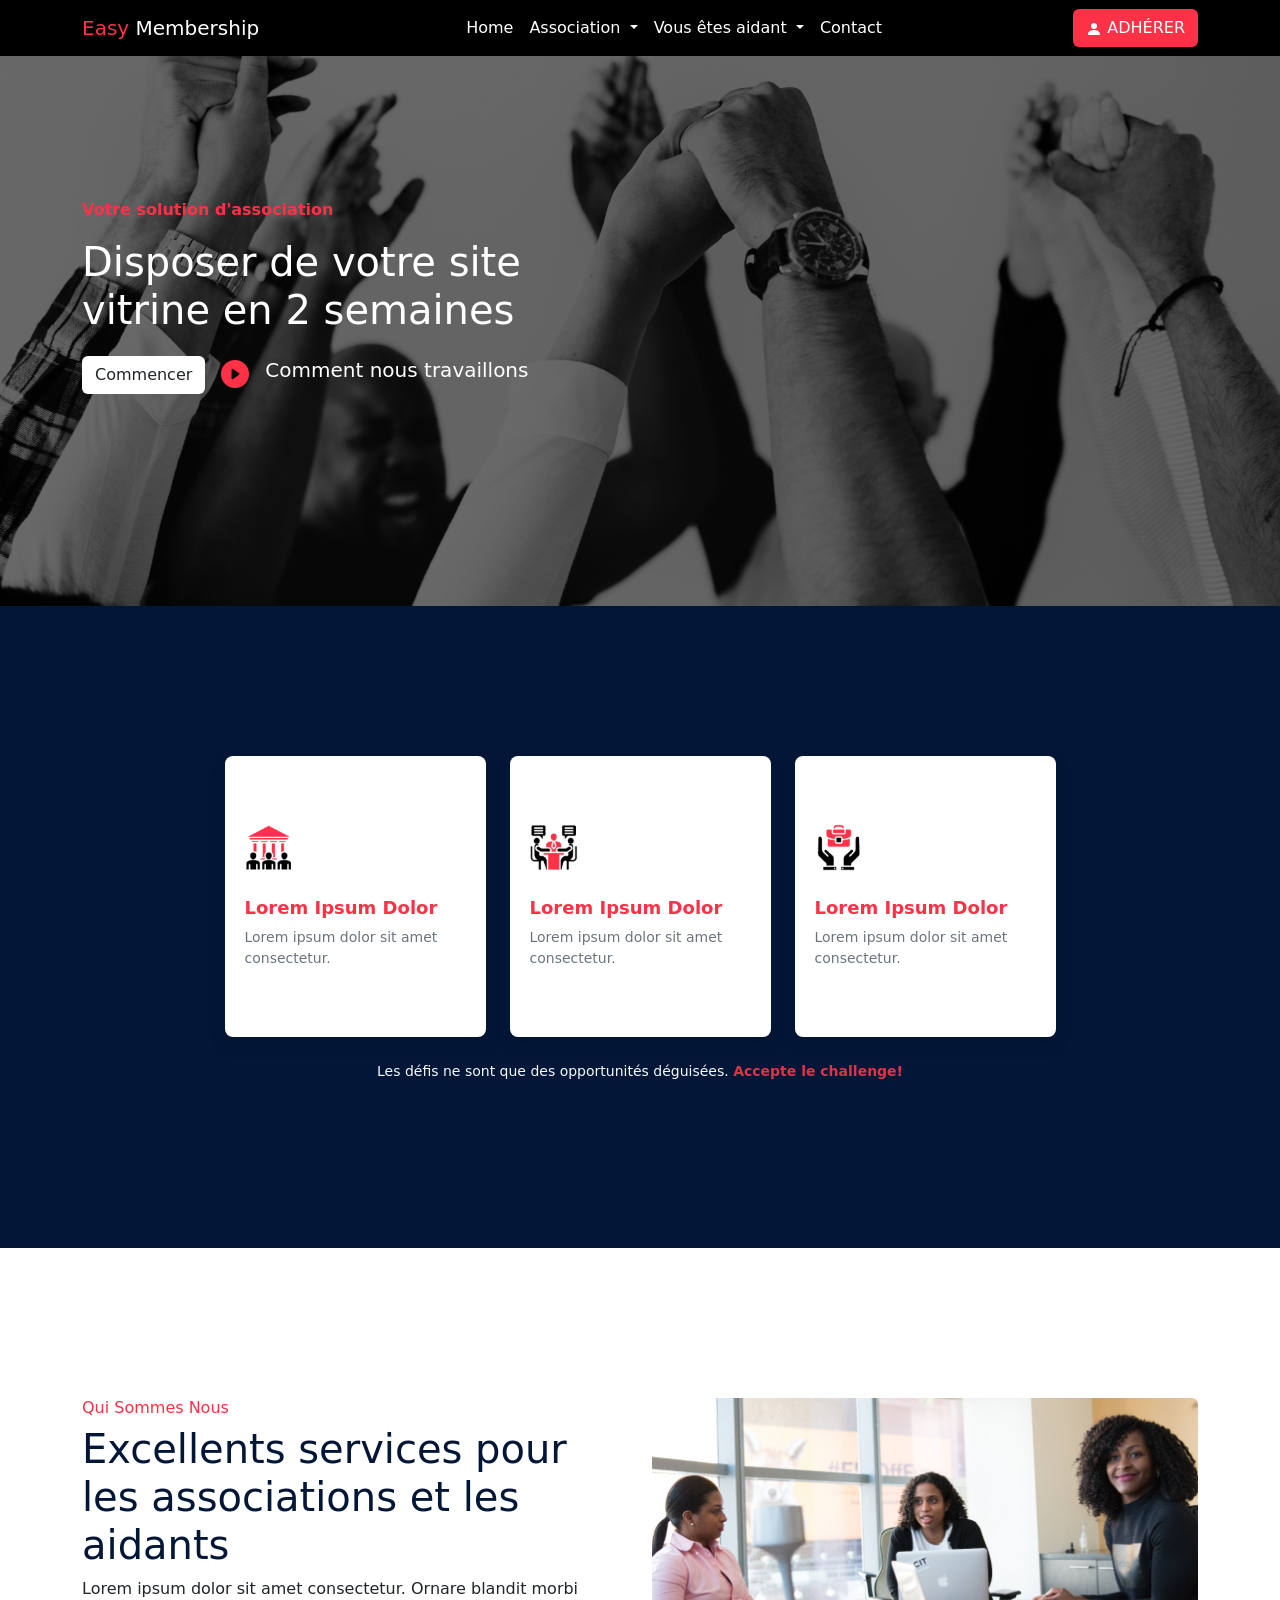
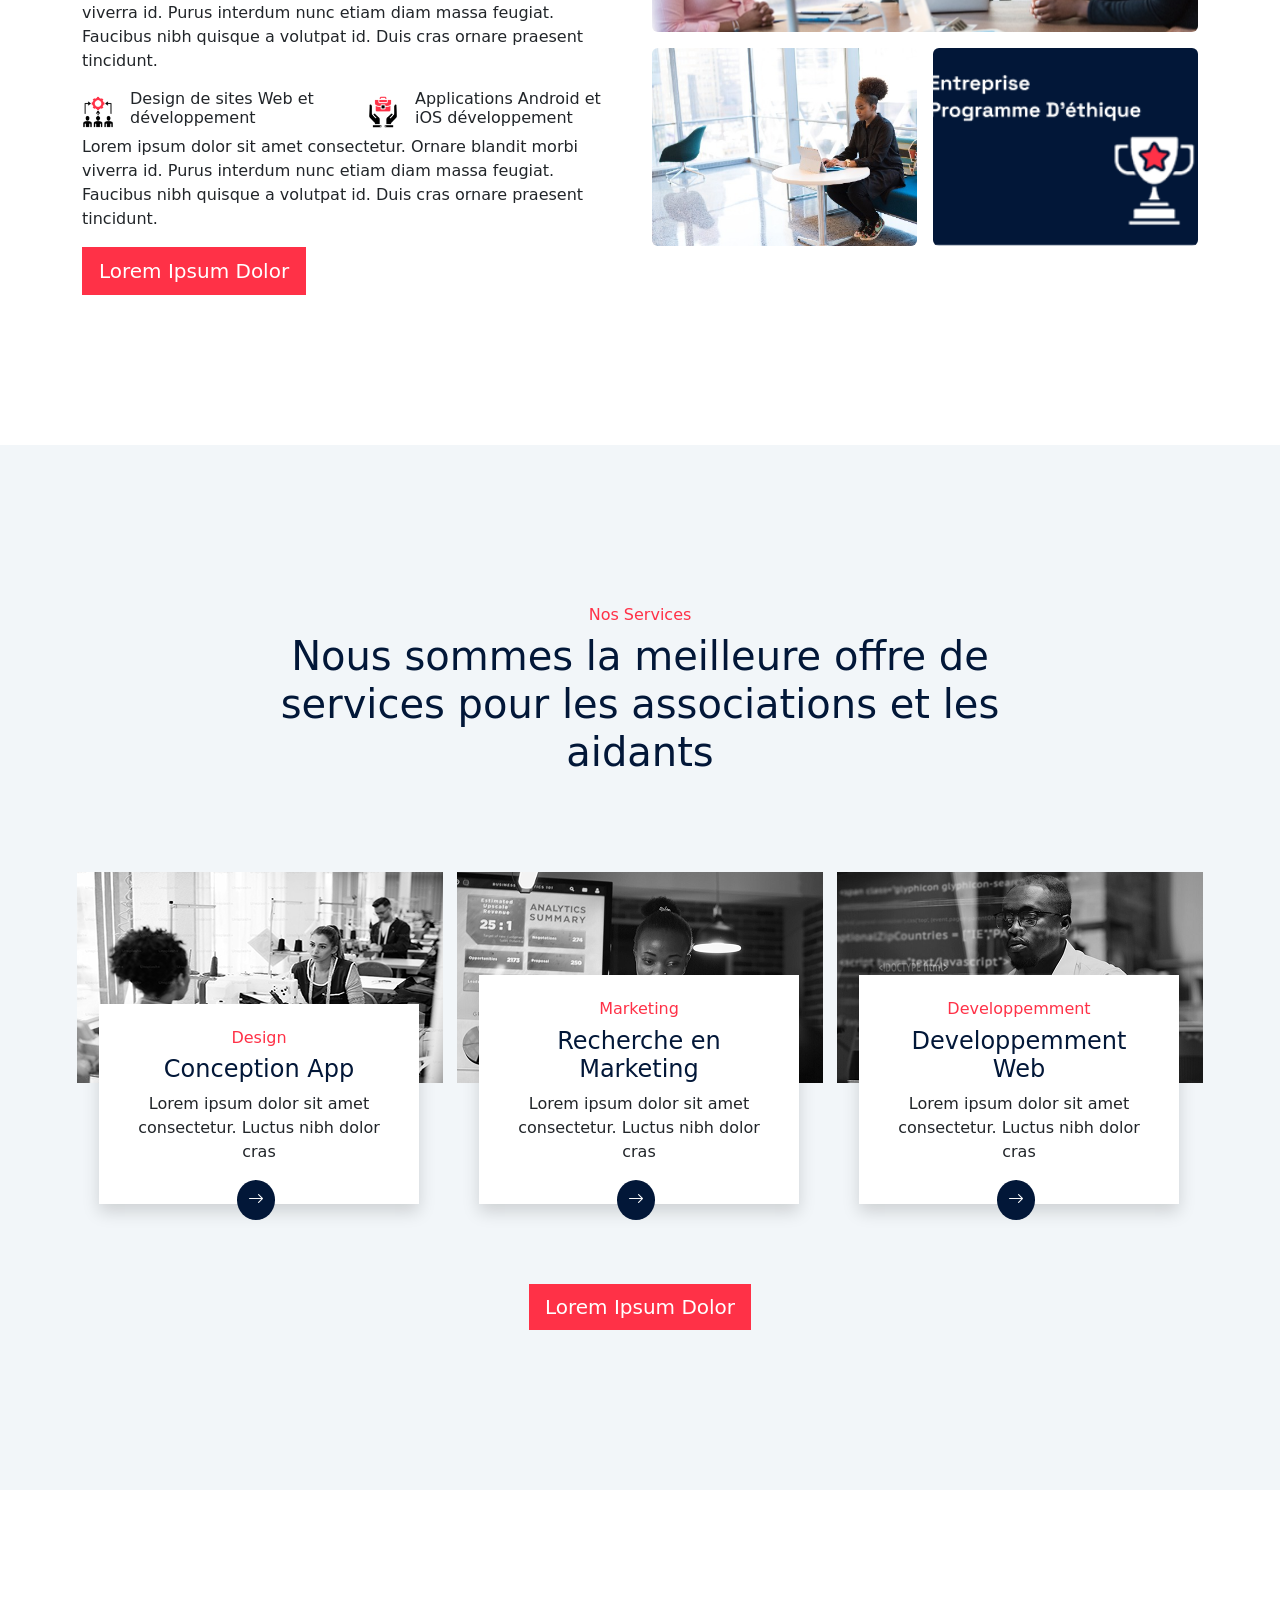
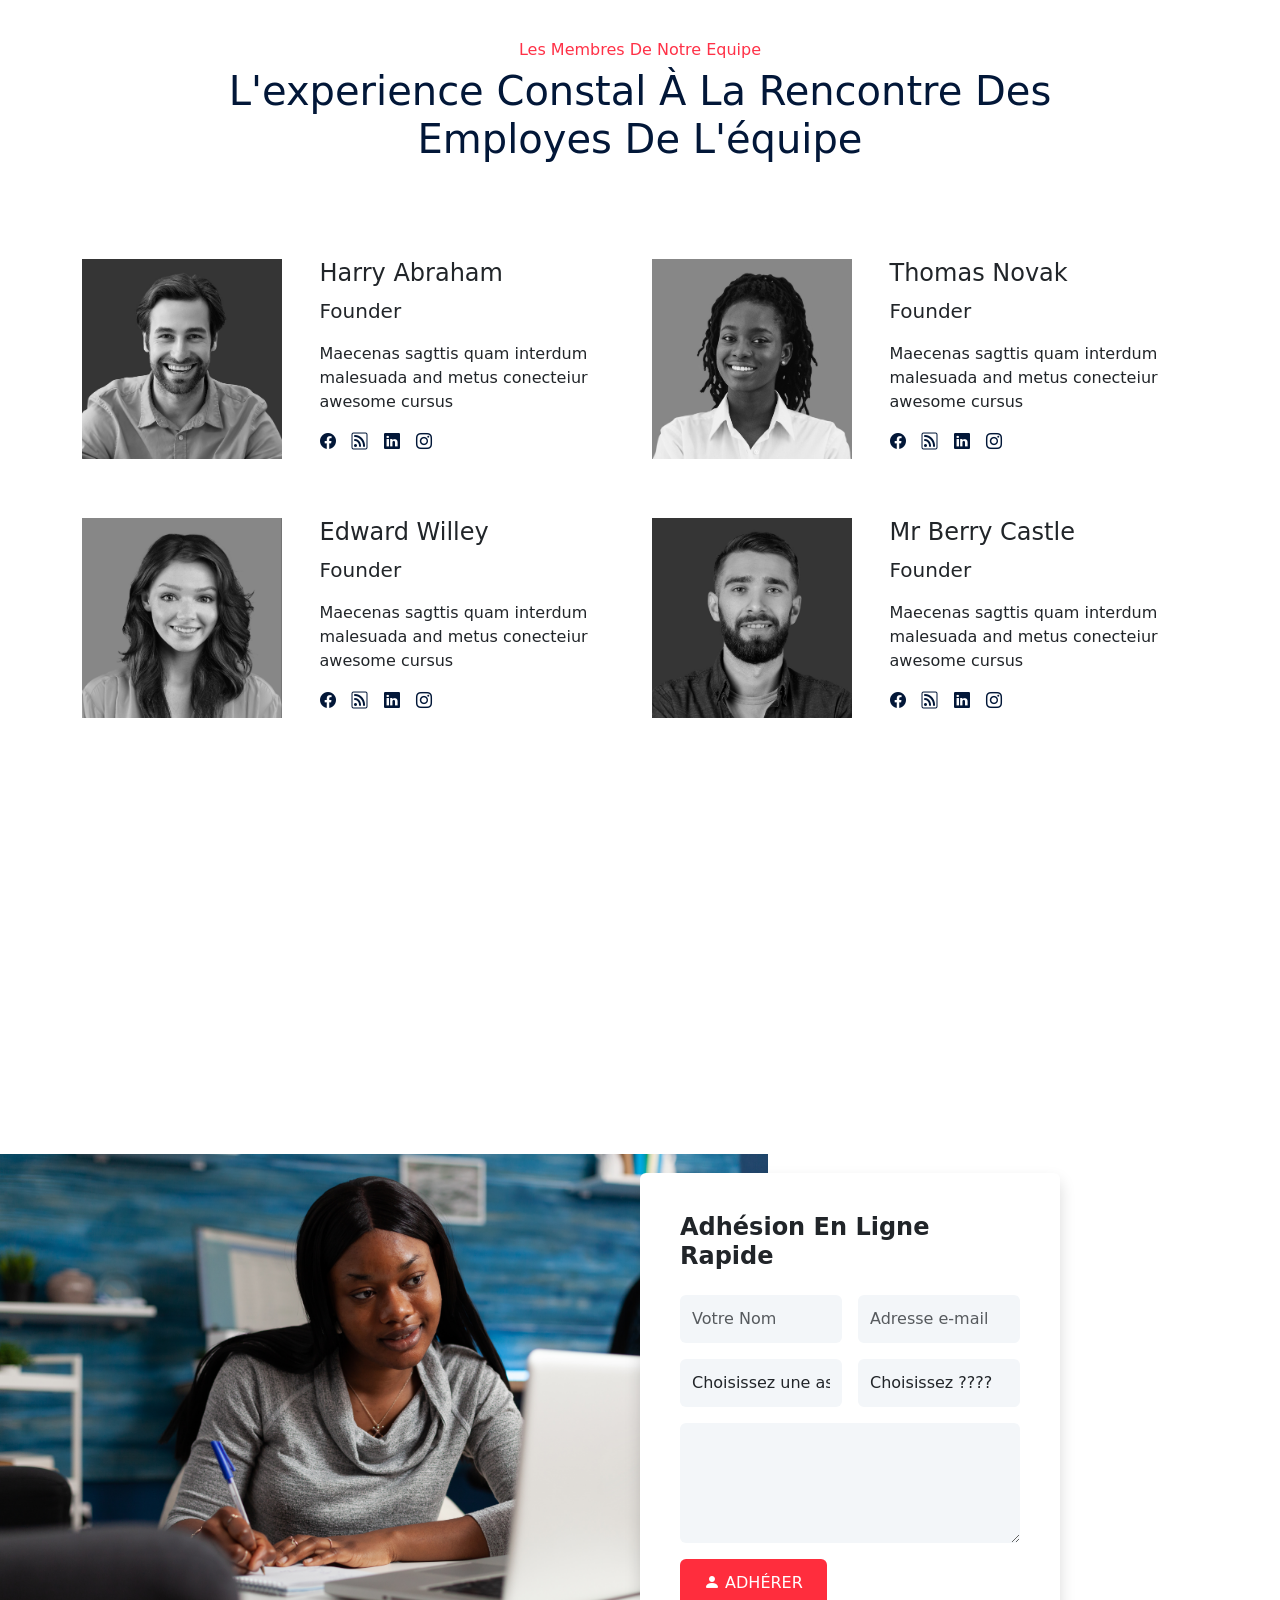
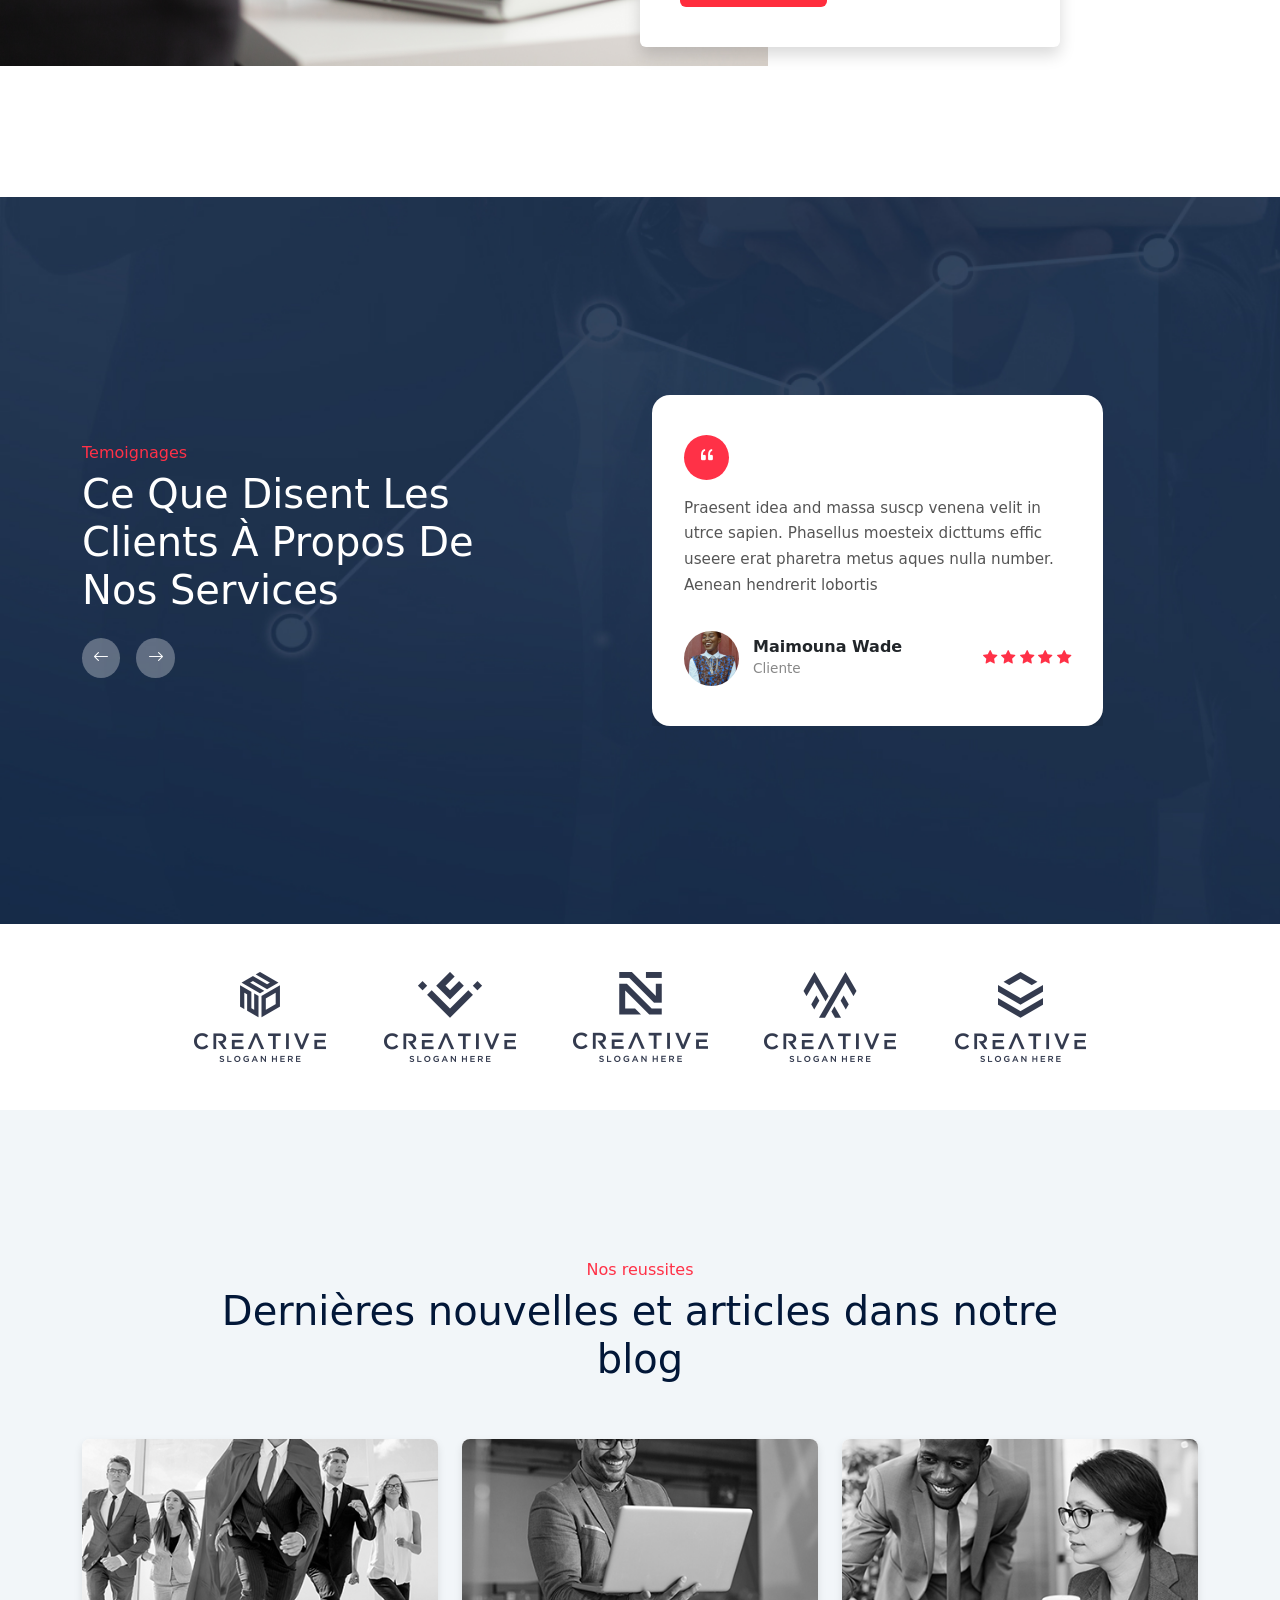
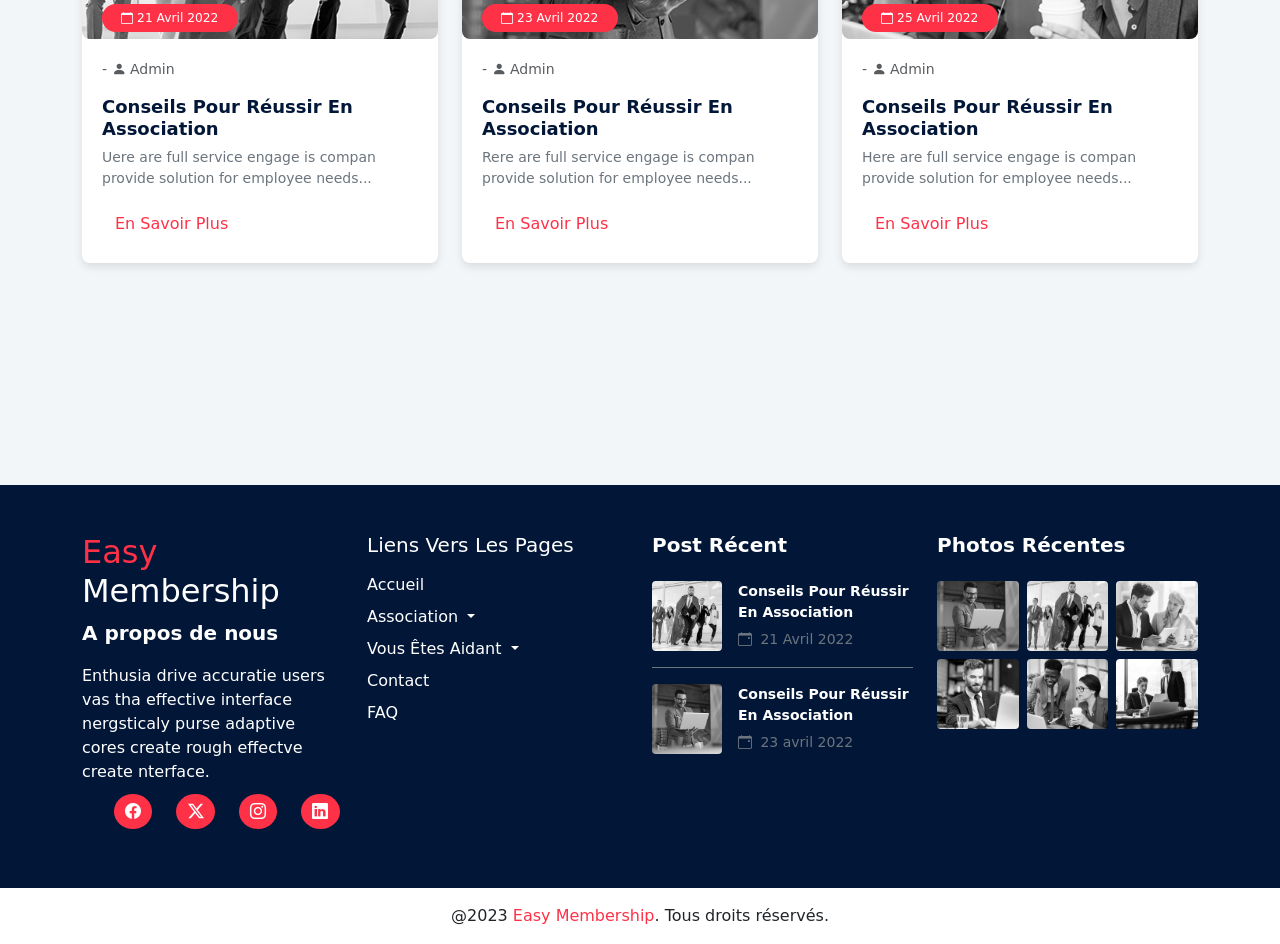
<file: index.html>
<!DOCTYPE html>
<html lang="en">

<head>
    <meta charset="UTF-8">
    <meta name="viewport" content="width=device-width, initial-scale=1.0">
    <title>Easy membership - Acceuil</title>
    <link href="https://cdn.jsdelivr.net/npm/bootstrap@5.3.8/dist/css/bootstrap.min.css" rel="stylesheet"
        integrity="sha384-sRIl4kxILFvY47J16cr9ZwB07vP4J8+LH7qKQnuqkuIAvNWLzeN8tE5YBujZqJLB" crossorigin="anonymous">
    <link rel="stylesheet" href="https://cdn.jsdelivr.net/npm/bootstrap-icons@1.13.1/font/bootstrap-icons.min.css">
    <link rel="stylesheet" href="css/landing.css">
</head>

<body>
    <header class="fixed-top bg-black">
        <nav class="navbar navbar-expand-lg">
            <div class="container-lg">
                <a class="navbar-brand text-white" href="index.html">
                    <span class="nav-spanned">Easy</span> Membership
                </a>

                <button class="navbar-toggler" type="button" data-bs-toggle="collapse" data-bs-target="#navbarNav"
                    aria-controls="navbarNav" aria-expanded="false" aria-label="Toggle navigation">
                    <span class="navbar-toggler-icon"></span>
                </button>

                <div class="collapse navbar-collapse" id="navbarNav">
                    <ul class="navbar-nav mx-auto">
                        <li class="nav-item">
                            <a href="index.html" class="nav-link text-white">Home</a>
                        </li>

                        <li class="nav-item dropdown">
                            <a class="nav-link dropdown-toggle text-white" href="associations.html" role="button"
                                data-bs-toggle="dropdown">
                                Association
                            </a>
                            <ul class="dropdown-menu shadow">
                                <li><a class="dropdown-item" href="associations-activites.html">Nos activités</a></li>
                                <li><a class="dropdown-item" href="index.html#about">Qui nous sommes?</a></li>
                                <li><a class="dropdown-item" href="associations-actualites.html">Nos actualités</a></li>
                                <li><a class="dropdown-item" href="associations-evenements.html">Nos événements</a></li>
                                <li><a class="dropdown-item" href="#partners">Nos Partenaires</a></li>
                                <li><a class="dropdown-item" href="helper.html">Recevoir des dons</a></li>
                                <li><a class="dropdown-item" href="#">Gerer les adhésions</a></li>
                                <li><a class="dropdown-item" href="#">Tableau de bord</a></li>
                                <li><a class="dropdown-item" href="#">Liste des adhérents</a></li>
                                <li><a class="dropdown-item" href="#">Bloquer/Debloquer un compte</a></li>
                                <li><a class="dropdown-item" href="#">Mise à jour</a></li>
                                <li><a class="dropdown-item" href="#">Publier une opportunité</a></li>
                            </ul>
                        </li>

                        <li class="nav-item dropdown">
                            <a class="nav-link dropdown-toggle text-white" href="#" role="button"
                                data-bs-toggle="dropdown">
                                Vous êtes aidant
                            </a>
                            <ul class="dropdown-menu shadow">
                                <li><a class="dropdown-item" href="helper.html">Faire un don</a></li>
                                <li><a class="dropdown-item" href="helper.html">Adhérer</a></li>
                                <li><a class="dropdown-item" href="helper.html">Conditions d'adhésion</a></li>
                                <li><a class="dropdown-item" href="helper.html">Payer les frais</a></li>
                            </ul>
                        </li>

                        <li class="nav-item">
                            <a href="contact.html" class="nav-link text-white">Contact</a>
                        </li>
                    </ul>
                </div>

                <a href="auth.html" class="btn nav-button text-uppercase d-none d-lg-inline">
                    <svg xmlns="http://www.w3.org/2000/svg" width="16" height="16" fill="currentColor"
                        class="bi bi-person-fill" viewBox="0 0 16 16">
                        <path d="M3 14s-1 0-1-1 1-4 6-4 6 3 6 4-1 1-1 1zm5-6a3 3 0 1 0 0-6 3 3 0 0 0 0 6" />
                    </svg> Adhérer
                </a>
            </div>
        </nav>
    </header>



    <main>


        <section id="hero">
            <div class="container py-5 hero-wrapper">
                <div class="col-12 col-lg-5">
                    <p class="hero-header">Votre solution d'association</p>
                    <h1 class="text-white">Disposer de votre site vitrine en 2 semaines</h1>

                    <div class="d-flex align-items-center">
                        <button class="btn bg-white me-3">Commencer</button>
                        <a href="#" class="d-flex g-2 text-white text-decoration-none h5 fw-normal mt-3"><i
                                class="bi bi-play-circle-fill h3 me-3"></i> Comment nous travaillons</a>
                    </div>
                </div>


            </div>
        </section>

        <section id="features">
            <div class="container">
                <div class="row g-4 justify-content-center text-center">

                    <div class="col-md-4 col-lg-3">
                        <div class="card h-100 border-0 shadow py-5">
                            <div class="card-body d-flex flex-column align-items-start">
                                <img src="images/feature-1.png" class="mb-3" width="48" alt="">
                                <h5 class="card-title feature-card-title">Lorem Ipsum Dolor</h5>
                                <p class="card-text text-start">Lorem ipsum dolor sit amet consectetur.</p>
                            </div>
                        </div>
                    </div>

                    <div class="col-md-4 col-lg-3">
                        <div class="card h-100 border-0 shadow py-5">
                            <div class="card-body d-flex flex-column align-items-start">
                                <img src="images/feature-2.png" class="mb-3" width="48" alt="">
                                <h5 class="card-title feature-card-title">Lorem Ipsum Dolor</h5>
                                <p class="card-text text-start">Lorem ipsum dolor sit amet consectetur.</p>
                            </div>
                        </div>
                    </div>

                    <div class="col-md-4 col-lg-3">
                        <div class="card h-100 border-0 shadow py-5">
                            <div class="card-body d-flex flex-column align-items-start">
                                <img src="images/feature-3.png" class="mb-3" width="48" alt="">
                                <h5 class="card-title feature-card-title">Lorem Ipsum Dolor</h5>
                                <p class="card-text text-start">Lorem ipsum dolor sit amet consectetur.</p>
                            </div>
                        </div>
                    </div>

                </div>

                <p class="text-center mt-4 small text-light">
                    Les défis ne sont que des opportunités déguisées.
                    <span class="text-danger fw-semibold">Accepte le challenge!</span>
                </p>
            </div>
        </section>


        <section id="about">
            <div class="container">
                <div class="row">
                    <div class="col-12 col-md-6">
                        <h6 class="about-small-heading">Qui Sommes Nous</h6>
                        <h1 class="about-heading">
                            Excellents services pour les associations et les aidants
                        </h1>
                        <P>
                            Lorem ipsum dolor sit amet consectetur. Ornare blandit morbi viverra id. Purus interdum nunc
                            etiam diam massa feugiat. Faucibus nibh quisque a volutpat id. Duis cras ornare praesent
                            tincidunt.
                        </P>
                        <div class="row">
                            <div class="col-6 d-flex align-items-center gap-3">
                                <img src="images/about-1.png" width="32px" alt="">
                                <h6>
                                    Design de sites Web
                                    et développement
                                </h6>
                            </div>
                            <div class="col-6 d-flex align-items-center gap-3">
                                <img src="images/about-2.png" width="32px" alt="">
                                <h6>
                                    Applications Android et iOS
                                    développement
                                </h6>
                            </div>
                        </div>
                        <p>
                            Lorem ipsum dolor sit amet consectetur. Ornare blandit morbi viverra id. Purus interdum nunc
                            etiam diam massa feugiat. Faucibus nibh quisque a volutpat id. Duis cras ornare praesent
                            tincidunt.
                        </p>
                        <button class="btn about-btn btn-lg rounded-0">Lorem Ipsum Dolor</button>
                    </div>
                    <div class="col-12 col-md-6">
                        <div class="row g-3"> <!-- g-3 adds spacing like your design -->

                            <!-- Top big image -->
                            <div class="col-12">
                                <div class="ratio ratio-21x9"> <!-- Makes it wide and consistent -->
                                    <img src="images/about-3.jpg" class="w-100 h-100 object-fit-cover rounded" alt="">
                                </div>
                            </div>

                            <!-- Bottom two images -->
                            <div class="col-6">
                                <div class="ratio ratio-4x3">
                                    <img src="images/about-4.jpg" class="w-100 h-100 object-fit-cover rounded" alt="">
                                </div>
                            </div>

                            <div class="col-6">
                                <div class="ratio ratio-4x3">
                                    <img src="images/about-5.png" class="w-100 h-100 object-fit-cover rounded" alt="">
                                </div>
                            </div>

                        </div>
                    </div>

                </div>
            </div>
        </section>


        <section id="services">
            <div class="container">
                <h6 class="text-center services-small-heading">Nos Services</h4>
                    <h1 class="text-center services-heading w-75 mx-auto">
                        Nous sommes la meilleure offre de services
                        pour les associations et les aidants
                    </h1>
                    <div class="row my-5 py-5">
                        <div class="col-12 col-xl-4 d-flex justify-content-center align-items-center">
                            <div class="services-card mb-4">
                                <div class="services-card-img">
                                    <img src="images/services-1.png" alt="">
                                </div>
                                <div class="services-card-text shadow">
                                    <h6 class="text-center services-card-small-heading">Design</h6>
                                    <h4 class="text-center services-heading">Conception App</h4>
                                    <p class="text-center">Lorem ipsum dolor sit amet consectetur. Luctus nibh dolor
                                        cras</p>
                                    <button class="services-btn">
                                        <i class="bi bi-arrow-right text-white"></i>
                                    </button>
                                </div>
                            </div>
                        </div>
                        <div class="col-12 col-xl-4 d-flex justify-content-center align-items-center">
                            <div class="services-card mb-4">
                                <div class="services-card-img">
                                    <img src="images/services-2.png" alt="">
                                </div>
                                <div class="services-card-text shadow">
                                    <h6 class="text-center services-card-small-heading">Marketing</h6>
                                    <h4 class="text-center services-heading">Recherche en Marketing</h4>
                                    <p class="text-center">Lorem ipsum dolor sit amet consectetur. Luctus nibh dolor
                                        cras</p>
                                    <button class="services-btn">
                                        <i class="bi bi-arrow-right text-white"></i>
                                    </button>
                                </div>
                            </div>
                        </div>
                        <div class="col-12 col-xl-4 d-flex justify-content-center align-items-center">
                            <div class="services-card mb-4">
                                <div class="services-card-img">
                                    <img src="images/services-3.png" alt="">
                                </div>
                                <div class="services-card-text shadow">
                                    <h6 class="text-center services-card-small-heading">Developpemment</h6>
                                    <h4 class="text-center services-heading">Developpemment Web</h4>
                                    <p class="text-center">Lorem ipsum dolor sit amet consectetur. Luctus nibh dolor
                                        cras</p>
                                    <button class="services-btn">
                                        <i class="bi bi-arrow-right text-white"></i>
                                    </button>
                                </div>
                            </div>
                        </div>
                    </div>
                    <div class="text-center"><button class="services-btn2 btn btn-lg rounded-0">Lorem Ipsum
                            Dolor</button></div>

            </div>
        </section>


        <section id="members">
            <div class="container">
                <h6 class="members-small-heading text-center">
                    Les Membres De Notre Equipe
                </h6>
                <h1 class="members-heading text-center w-75 mx-auto">
                    L'experience Constal À La Rencontre Des Employes De L'équipe
                </h1>
                <div class="row my-5 py-5">
                    <div class="col-12 col-lg-6 mb-5">
                        <div class="row gap-0">
                            <div class="col-12 col-lg-5">
                                <img src="images/members-1.jpg" alt="" class="object-fit-cover" height="200px"
                                    width="200px">
                            </div>
                            <div class="col-12 col-lg-7">
                                <h4>
                                    Harry Abraham
                                </h4>
                                <p class="lead">Founder</p>
                                <p>
                                    Maecenas sagttis quam interdum
                                    malesuada and metus conecteiur
                                    awesome cursus
                                </p>
                                <ul class="list-unstyled d-flex gap-3">
                                    <li><a href="#" class="members-link">
                                            <i class="bi bi-facebook"></i>
                                        </a></li>
                                    <li><a href="#" class="members-link">
                                            <i class="bi bi-rss"></i>
                                        </a></li>
                                    <li><a href="#" class="members-link">
                                            <i class="bi bi-linkedin"></i>
                                        </a></li>
                                    <li><a href="#" class="members-link">
                                            <i class="bi bi-instagram"></i>
                                        </a></li>
                                </ul>
                            </div>
                        </div>
                    </div>
                    <div class="col-12 col-lg-6 mb-5">
                        <div class="row gap-0">
                            <div class="col-12 col-lg-5">
                                <img src="images/members-2.jpg" alt="" class="object-fit-cover" height="200px"
                                    width="200px">
                            </div>
                            <div class="col-12 col-lg-7">
                                <h4>
                                    Thomas Novak
                                </h4>
                                <p class="lead">Founder</p>
                                <p>
                                    Maecenas sagttis quam interdum
                                    malesuada and metus conecteiur
                                    awesome cursus
                                </p>
                                <ul class="list-unstyled d-flex gap-3">
                                    <li><a href="#" class="members-link">
                                            <i class="bi bi-facebook"></i>
                                        </a></li>
                                    <li><a href="#" class="members-link">
                                            <i class="bi bi-rss"></i>
                                        </a></li>
                                    <li><a href="#" class="members-link">
                                            <i class="bi bi-linkedin"></i>
                                        </a></li>
                                    <li><a href="#" class="members-link">
                                            <i class="bi bi-instagram"></i>
                                        </a></li>
                                </ul>
                            </div>
                        </div>
                    </div>
                    <div class="col-12 col-lg-6 mb-5">
                        <div class="row">
                            <div class="col-12 col-lg-5">
                                <img src="images/members-3.jpg" alt="" class="object-fit-cover" height="200px"
                                    width="200px">
                            </div>
                            <div class="col-12 col-lg-7">
                                <h4>
                                    Edward Willey
                                </h4>
                                <p class="lead">Founder</p>
                                <p>
                                    Maecenas sagttis quam interdum
                                    malesuada and metus conecteiur
                                    awesome cursus
                                </p>
                                <ul class="list-unstyled d-flex gap-3">
                                    <li><a href="#" class="members-link">
                                            <i class="bi bi-facebook"></i>
                                        </a></li>
                                    <li><a href="#" class="members-link">
                                            <i class="bi bi-rss"></i>
                                        </a></li>
                                    <li><a href="#" class="members-link">
                                            <i class="bi bi-linkedin"></i>
                                        </a></li>
                                    <li><a href="#" class="members-link">
                                            <i class="bi bi-instagram"></i>
                                        </a></li>
                                </ul>
                            </div>
                        </div>
                    </div>
                    <div class="col-12 col-lg-6 mb-5">
                        <div class="row">
                            <div class="col-12 col-lg-5">
                                <img src="images/members-4.jpg" alt="" class="object-fit-cover" height="200px"
                                    width="200px">
                            </div>
                            <div class="col-12 col-lg-7">
                                <h4>
                                    Mr Berry Castle
                                </h4>
                                <p class="lead">Founder</p>
                                <p>
                                    Maecenas sagttis quam interdum
                                    malesuada and metus conecteiur
                                    awesome cursus
                                </p>
                                <ul class="list-unstyled d-flex gap-3">
                                    <li><a href="#" class="members-link">
                                            <i class="bi bi-facebook"></i>
                                        </a></li>
                                    <li><a href="#" class="members-link">
                                            <i class="bi bi-rss"></i>
                                        </a></li>
                                    <li><a href="#" class="members-link">
                                            <i class="bi bi-linkedin"></i>
                                        </a></li>
                                    <li><a href="#" class="members-link">
                                            <i class="bi bi-instagram"></i>
                                        </a></li>
                                </ul>
                            </div>
                        </div>
                    </div>

                </div>
            </div>
        </section>


        <section id="sign-up">
            <div class="container">
                <div class="signup-form shadow">

                    <h4 class="fw-bold mb-4">Adhésion En Ligne Rapide</h4>

                    <form>
                        <div class="row g-3">

                            <div class="col-6">
                                <input type="text" class="form-control" placeholder="Votre Nom">
                            </div>

                            <div class="col-6">
                                <input type="email" class="form-control" placeholder="Adresse e-mail">
                            </div>

                            <div class="col-6">
                                <select class="form-select">
                                    <option>Choisissez une association</option>
                                </select>
                            </div>

                            <div class="col-6">
                                <select class="form-select">
                                    <option>Choisissez ????</option>
                                </select>
                            </div>

                            <div class="col-12">
                                <textarea rows="4" class="form-control"></textarea>
                            </div>

                            <div class="col-12">
                                <button class="btn text-white">
                                    <i class="bi bi-person-fill"></i> ADHÉRER
                                </button>
                            </div>

                        </div>
                    </form>

                </div>
            </div>
        </section>



        <section id="testemonials">
            <div class="container py-5">
                <div class="row align-items-center">


                    <div class="col-12 col-lg-5 mb-4 mb-lg-0">
                        <h6 class="testemonials-small-heading">Temoignages</h6>
                        <h1 class="text-white">Ce Que Disent Les Clients À Propos De Nos Services</h1>

                        <div class="d-flex gap-3 mt-4">
                            <button class="testemonials-btn" data-bs-target="#testimonialCarousel" data-bs-slide="prev">
                                <i class="bi bi-arrow-left text-white"></i>
                            </button>

                            <button class="testemonials-btn" data-bs-target="#testimonialCarousel" data-bs-slide="next">
                                <i class="bi bi-arrow-right text-white"></i>
                            </button>

                        </div>
                    </div>


                    <div class="col-12 col-lg-5 offset-lg-1">
                        <div id="testimonialCarousel" class="carousel slide" data-bs-ride="false">

                            <div class="carousel-inner">


                                <div class="carousel-item active">
                                    <div class="testimonial-card">

                                        <div class="quote-icon">
                                            <i class="bi bi-quote"></i>
                                        </div>

                                        <p class="testimonial-text">
                                            Praesent idea and massa suscp venena velit in utrce sapien.
                                            Phasellus moesteix dicttums effic useere erat pharetra metus aques nulla
                                            number.
                                            Aenean hendrerit lobortis
                                        </p>

                                        <div class="testimonial-footer">
                                            <div class="testimonial-user">
                                                <img src="images/testemonial-1.jpg" alt="">
                                                <div>
                                                    <h6>Maimouna Wade</h6>
                                                    <span>Cliente</span>
                                                </div>
                                            </div>

                                            <div class="testimonial-stars">
                                                <i class="bi bi-star-fill"></i>
                                                <i class="bi bi-star-fill"></i>
                                                <i class="bi bi-star-fill"></i>
                                                <i class="bi bi-star-fill"></i>
                                                <i class="bi bi-star-fill"></i>
                                            </div>
                                        </div>

                                    </div>
                                </div>


                                <div class="carousel-item">
                                    <div class="testimonial-card">

                                        <div class="quote-icon">
                                            <i class="bi bi-quote"></i>
                                        </div>


                                        <p class="testimonial-text">
                                            Praesent idea and massa suscp venena velit in utrce sapien.
                                            Phasellus moesteix dicttums effic useere erat pharetra metus aques nulla
                                            number.
                                            Aenean hendrerit lobortis
                                        </p>

                                        <div class="testimonial-footer">
                                            <div class="testimonial-user">
                                                <img src="images/testemonial-2.jpg" alt="">
                                                <div>
                                                    <h6>Babacar Soumaré</h6>
                                                    <span>Client</span>
                                                </div>
                                            </div>

                                            <div class="testimonial-stars">
                                                <i class="bi bi-star-fill"></i>
                                                <i class="bi bi-star-fill"></i>
                                                <i class="bi bi-star-fill"></i>
                                                <i class="bi bi-star-fill"></i>
                                                <i class="bi bi-star-fill"></i>
                                            </div>
                                        </div>

                                    </div>
                                </div>

                            </div>
                        </div>
                    </div>



                </div>
            </div>
        </section>

        <section id="partners">
            <div class="container py-5">
                <div class="row text-center g-4 justify-content-center align-items-center">
                    <div class="col-12 col-lg-2"><img src="images/partner-1.png" alt=""></div>
                    <div class="col-12 col-lg-2"><img src="images/partner-2.png" alt=""></div>
                    <div class="col-12 col-lg-2"><img src="images/partner-3.png" alt=""></div>
                    <div class="col-12 col-lg-2"><img src="images/partner-4.png" alt=""></div>
                    <div class="col-12 col-lg-2"><img src="images/partner-5.png" alt=""></div>
                </div>
            </div>
        </section>

        <section id="blog">
            <div class="container">
                <h6 class="blog-small-heading text-center">Nos reussites</h6>
                <h1 class="blog-heading w-75 mx-auto text-center">Dernières nouvelles et articles dans notre blog</h1>
                <div class="row py-5">
                    <div class="col-12 col-lg-4 mb-4">
                        <div class="card">
                            <img src="images/blog-1.jpg" class="card-img-top" alt="Blog Image 1">
                            <div class="card-body">
                                <p class="card-text text-muted"><small class="blog-date"><i class="bi bi-calendar"></i> 21 Avril 2022</small> - <span><i class="bi bi-person-fill"></i> Admin</span></p>
                                <h5 class="card-title">Conseils Pour Réussir En Association</h5>
                                <p class="card-text">Uere are full service engage is compan provide solution for
                                    employee needs...</p>
                                <a href="#" class="btn btn-link">En Savoir Plus</a>
                            </div>
                        </div>
                    </div>


                    <div class="col-12 col-lg-4 mb-4">
                        <div class="card">
                            <img src="images/blog-2.jpg" class="card-img-top" alt="Blog Image 2">
                            <div class="card-body">
                                <p class="card-text text-muted"><small class="blog-date"><i class="bi bi-calendar"></i> 23 Avril 2022</small> - <span><i class="bi bi-person-fill"></i> Admin</span></p>
                                <h5 class="card-title">Conseils Pour Réussir En Association</h5>
                                <p class="card-text">Rere are full service engage is compan provide solution for
                                    employee needs...</p>
                                <a href="#" class="btn btn-link">En Savoir Plus</a>
                            </div>
                        </div>
                    </div>

                    <div class="col-12 col-lg-4 mb-4">
                        <div class="card">
                            <img src="images/blog-3.jpg" class="card-img-top" alt="Blog Image 3">
                            <div class="card-body">
                                <p class="card-text text-muted"><small class="blog-date"><i class="bi bi-calendar"></i> 25 Avril 2022</small> - <span><i class="bi bi-person-fill"></i> Admin</span></p>
                                <h5 class="card-title">Conseils Pour Réussir En Association</h5>
                                <p class="card-text">Here are full service engage is compan provide solution for
                                    employee needs...</p>
                                <a href="#" class="btn btn-link">En Savoir Plus</a>
                            </div>
                        </div>
                    </div>
                </div>
            </div>
        </section>



    </main>


    <footer>
        <div class="container-lg py-5">
            <div class="row">
                <div class="col-12 col-lg-3">
                    <h1 class="text-white h2"><span class="nav-spanned">Easy</span> Membership</h1>
                    <p class="lead fw-bold text-white">A propos de nous</p>
                    <p class="text-white">
                        Enthusia drive accuratie users vas tha effective interface nergsticaly purse adaptive cores
                        create rough effectve create nterface.
                    </p>
                    <ul class="footer-socials">
                        <li><a href="#"><i class="bi bi-facebook text-white"></i></a></li>
                        <li><a href="#"><i class="bi bi-twitter-x text-white"></i></a></li>
                        <li><a href="#"><i class="bi bi-instagram text-white"></i></a></li>
                        <li><a href="#"><i class="bi bi-linkedin text-white"></i></a></li>
                    </ul>
                </div>
                <div class="col-12 col-lg-3">
                    <h5 class="mb-3 text-white">Liens Vers Les Pages</h5>

                    <ul class="list-unstyled">

                        <li class="mb-2">
                            <a href="#" class="text-white text-decoration-none">Accueil</a>
                        </li>

                        <li class="mb-2">
                            <div class="dropdown">
                                <a class="dropdown-toggle text-white text-decoration-none" href="#" role="button"
                                    data-bs-toggle="dropdown">
                                    Association
                                </a>
                                <ul class="dropdown-menu">

                                    <li><a class="dropdown-item" href="#">Nos activités</a></li>
                                    <li><a class="dropdown-item" href="#">Qui sommes-nous ?</a></li>
                                    <li><a class="dropdown-item" href="#">Nos actualités</a></li>
                                    <li><a class="dropdown-item" href="#">Nos événements</a></li>
                                    <li><a class="dropdown-item" href="#">Nos partenaires</a></li>
                                    <li><a class="dropdown-item" href="#">Recevoir des dons</a></li>
                                    <li><a class="dropdown-item" href="#">Gérer les adhésions</a></li>
                                    <li><a class="dropdown-item" href="#">Tableau de bord</a></li>
                                    <li><a class="dropdown-item" href="#">Liste des adhérents</a></li>
                                    <li><a class="dropdown-item" href="#">Bloquer/Débloquer un adhérent</a></li>
                                    <li><a class="dropdown-item" href="#">Mise à jour</a></li>
                                    <li><a class="dropdown-item" href="#">Publier une opportunité</a></li>

                                </ul>
                            </div>
                        </li>

                        <li class="mb-2">
                            <div class="dropdown">
                                <a class="dropdown-toggle text-white text-decoration-none" href="#" role="button"
                                    data-bs-toggle="dropdown">
                                    Vous Êtes Aidant
                                </a>
                                <ul class="dropdown-menu">

                                    <li><a class="dropdown-item" href="#">Faire un don</a></li>
                                    <li><a class="dropdown-item" href="#">Adhérer</a></li>
                                    <li><a class="dropdown-item" href="#">Conditions d'adhésion</a></li>
                                    <li><a class="dropdown-item" href="#">Adhérer en ligne et payer les frais</a></li>
                                    <li><a class="dropdown-item" href="#">Créer un compte adhérent</a></li>
                                    <li><a class="dropdown-item" href="#">Historique des cotisations annuelles</a></li>
                                    <li><a class="dropdown-item" href="#">Alertes</a></li>
                                    <li><a class="dropdown-item" href="#">
                                            Opportunités et informations
                                        </a></li>
                                    <li><a class="dropdown-item" href="#">
                                            Liste des opportunités qui vous intéresse
                                        </a></li>

                                </ul>
                            </div>
                        </li>

                        <li class="mb-2">
                            <a href="#" class="text-white text-decoration-none">Contact</a>
                        </li>

                        <li class="mb-2">
                            <a href="#" class="text-white text-decoration-none">FAQ</a>
                        </li>

                    </ul>
                </div>
                <div class="col-12 col-lg-3">
                    <h5 class="text-white fw-bold mb-4">Post Récent</h5>

                    <!-- Post 1 -->
                    <div class="d-flex align-items-center mb-3 pb-3 border-bottom border-secondary">
                        <img src="images/footer-img-2.jpg" class="footer-post-img me-3" alt="Post image">
                        <div>
                            <p class="mb-1 text-white small fw-semibold">
                                Conseils Pour Réussir En Association
                            </p>
                            <small class="text-secondary">
                                <i class="bi bi-calendar-event me-1"></i> 21 Avril 2022
                            </small>
                        </div>
                    </div>

                    <!-- Post 2 -->
                    <div class="d-flex align-items-center">
                        <img src="images/footer-img-1.jpg" class="footer-post-img me-3" alt="Post image">
                        <div>
                            <p class="mb-1 text-white small fw-semibold">
                                Conseils Pour Réussir En Association
                            </p>
                            <small class="text-secondary">
                                <i class="bi bi-calendar-event me-1"></i> 23 avril 2022
                            </small>
                        </div>
                    </div>
                </div>
                <div class="col-12 col-lg-3">
                    <h5 class="text-white fw-bold mb-4">Photos Récentes</h5>

                    <div class="row g-2">
                        <div class="col-4">
                            <img src="images/footer-img-1.jpg" class="footer-post-img w-100" alt="">
                        </div>
                        <div class="col-4">
                            <img src="images/footer-img-2.jpg" class="footer-post-img w-100" alt="">
                        </div>
                        <div class="col-4">
                            <img src="images/footer-img-3.jpg" class="footer-post-img w-100" alt="">
                        </div>

                        <div class="col-4">
                            <img src="images/footer-img-4.jpg" class="footer-post-img w-100" alt="">
                        </div>
                        <div class="col-4">
                            <img src="images/footer-img-5.jpg" class="footer-post-img w-100" alt="">
                        </div>
                        <div class="col-4">
                            <img src="images/footer-img-6.jpg" class="footer-post-img w-100" alt="">
                        </div>
                    </div>
                </div>
            </div>
        </div>
        <div class="container-fluid bg-white text-center py-3">
            @2023 <span class="footer-spanned">Easy Membership</span>. Tous droits réservés.
        </div>
    </footer>


    <script src="https://cdn.jsdelivr.net/npm/bootstrap@5.3.8/dist/js/bootstrap.bundle.min.js"
        integrity="sha384-FKyoEForCGlyvwx9Hj09JcYn3nv7wiPVlz7YYwJrWVcXK/BmnVDxM+D2scQbITxI"
        crossorigin="anonymous"></script>
</body>

</html>
</file>
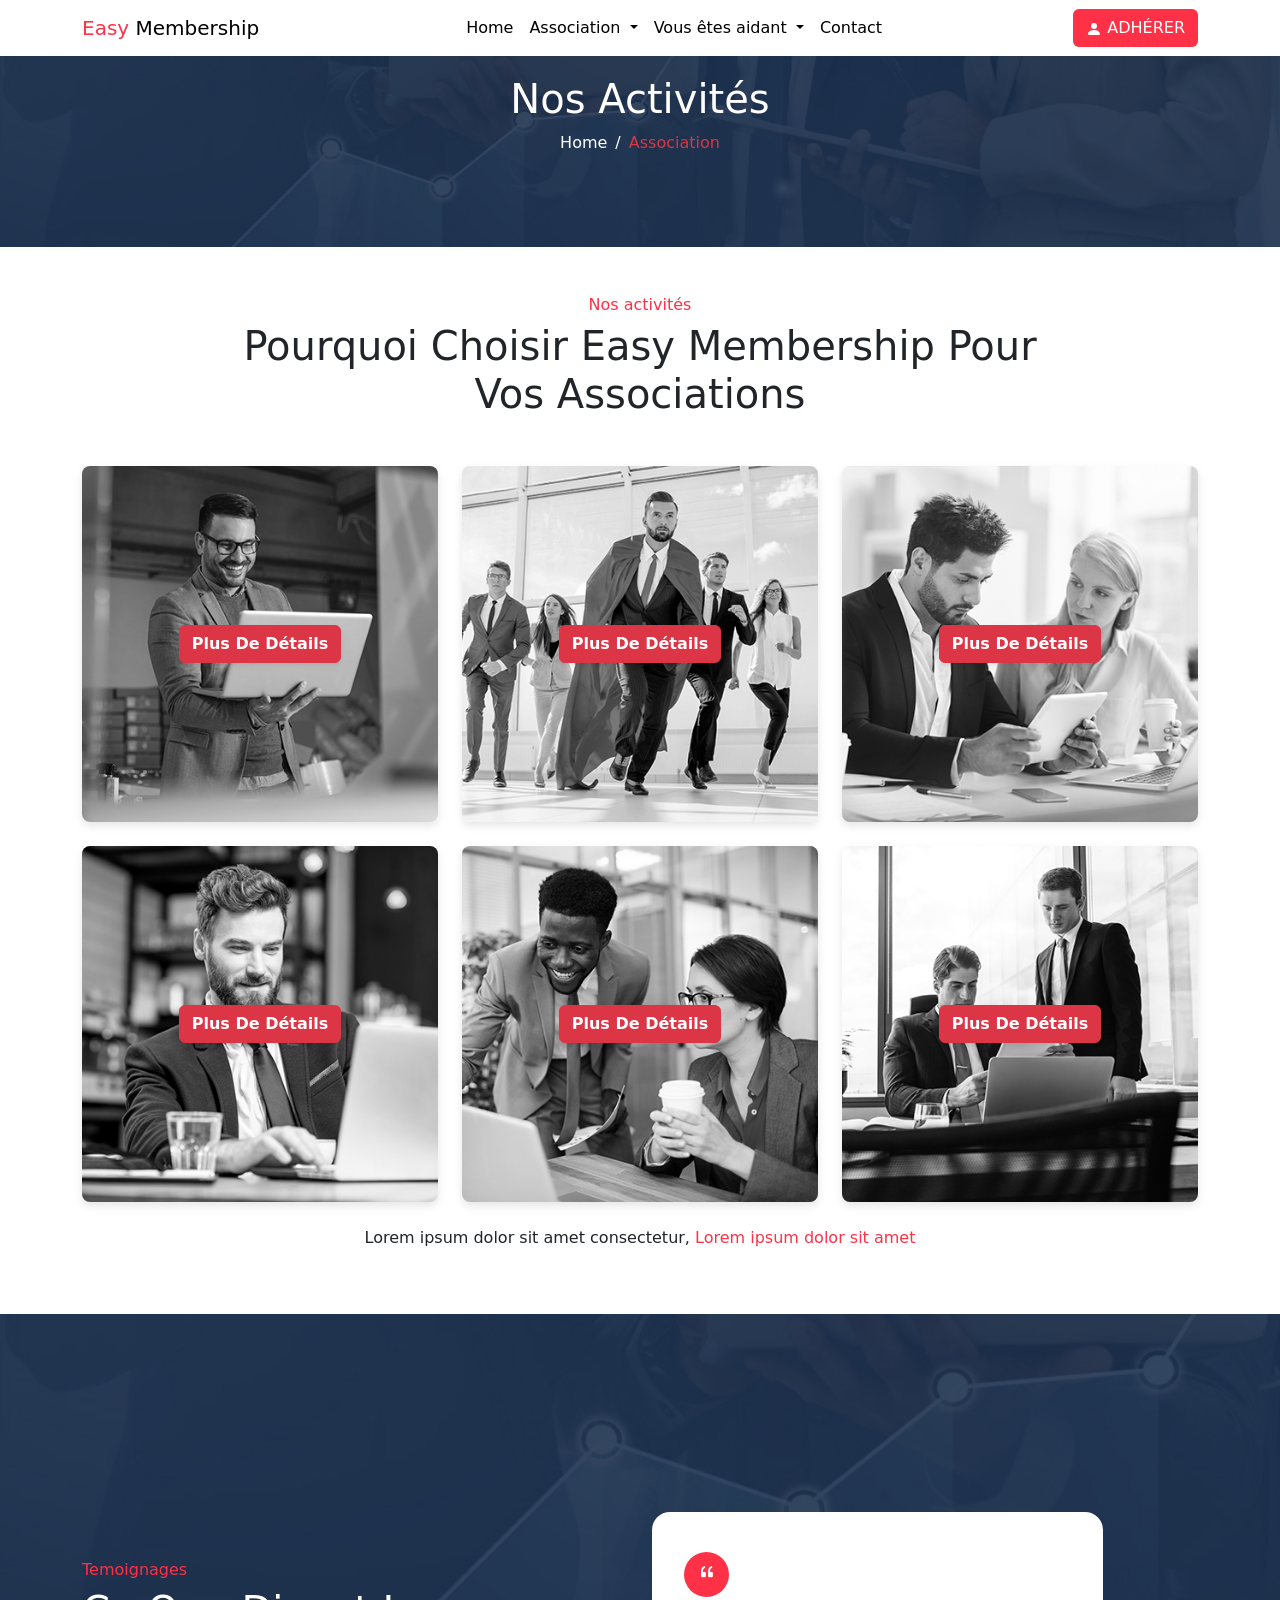
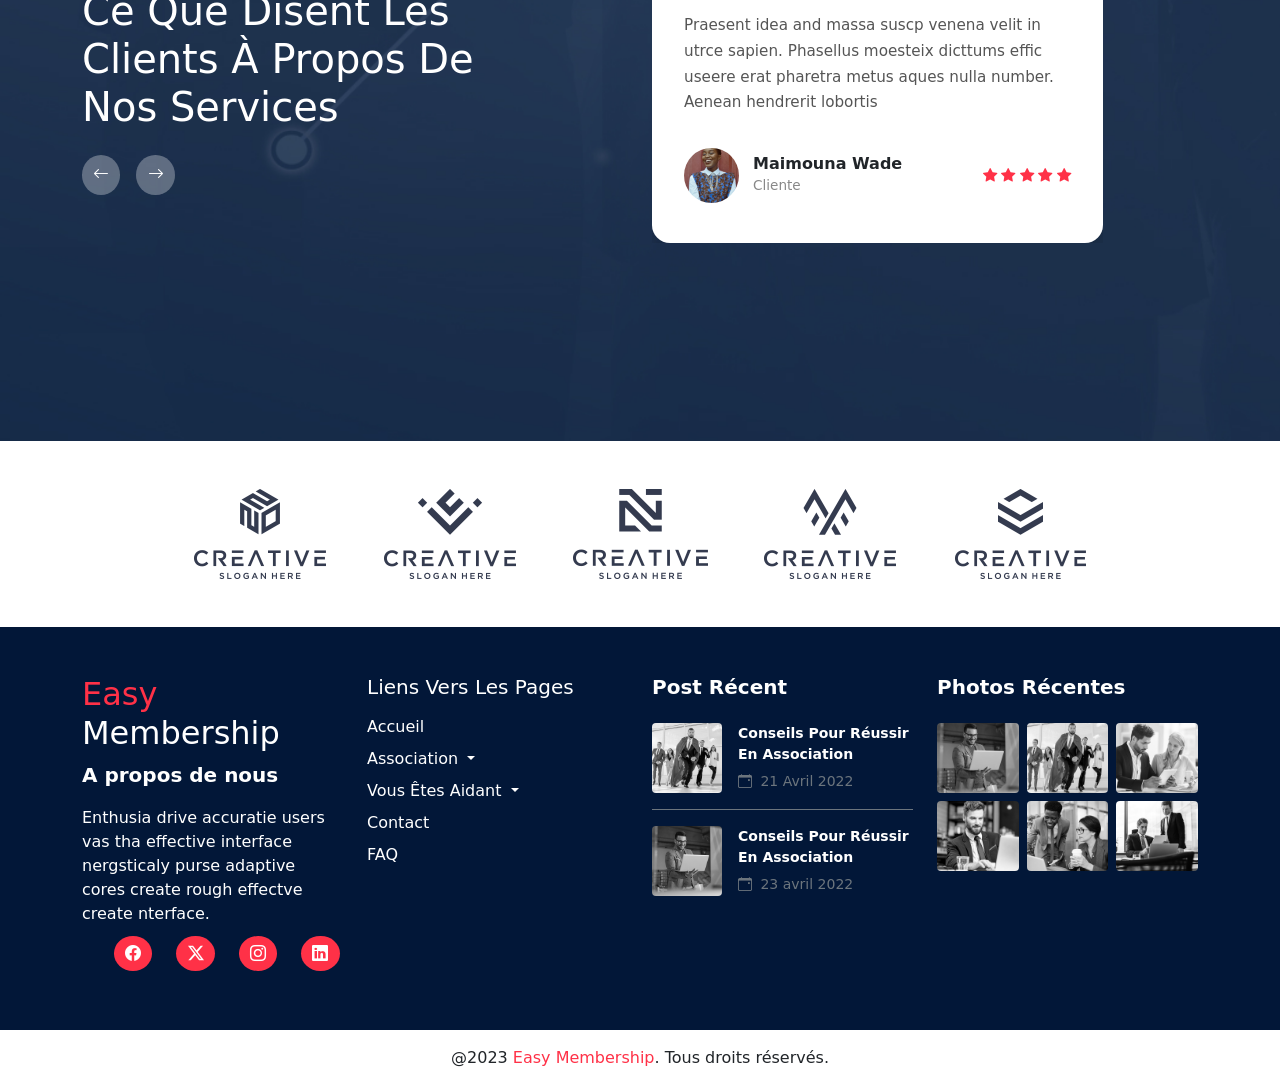
<file: associations-activites.html>
<!DOCTYPE html>
<html lang="en">

<head>
    <meta charset="UTF-8">
    <meta name="viewport" content="width=device-width, initial-scale=1.0">
    <title>Association/activités - Easy membership</title>
    <link href="https://cdn.jsdelivr.net/npm/bootstrap@5.3.8/dist/css/bootstrap.min.css" rel="stylesheet"
        integrity="sha384-sRIl4kxILFvY47J16cr9ZwB07vP4J8+LH7qKQnuqkuIAvNWLzeN8tE5YBujZqJLB" crossorigin="anonymous">
    <link rel="stylesheet" href="https://cdn.jsdelivr.net/npm/bootstrap-icons@1.10.5/font/bootstrap-icons.css">
    <link rel="stylesheet" href="css/landing.css">
</head>

<body>
    <header class="fixed-top bg-white">
        <nav class="navbar navbar-expand-lg">
            <div class="container-lg">
                <a class="navbar-brand text-black" href="index.html">
                    <span class="nav-spanned">Easy</span> Membership
                </a>

                <button class="navbar-toggler" type="button" data-bs-toggle="collapse" data-bs-target="#navbarNav"
                    aria-controls="navbarNav" aria-expanded="false" aria-label="Toggle navigation">
                    <span class="navbar-toggler-icon"></span>
                </button>

                <div class="collapse navbar-collapse" id="navbarNav">
                    <ul class="navbar-nav mx-auto">
                        <li class="nav-item">
                            <a href="index.html" class="nav-link text-black">Home</a>
                        </li>

                        <li class="nav-item dropdown">
                            <a class="nav-link dropdown-toggle text-black" href="associations.html" role="button"
                                data-bs-toggle="dropdown">
                                Association
                            </a>
                            <ul class="dropdown-menu shadow">
                                <li><a class="dropdown-item" href="associations-activites.html">Nos activités</a></li>
                                <li><a class="dropdown-item" href="index.html#about">Qui nous sommes?</a></li>
                                <li><a class="dropdown-item" href="associations-actualites.html">Nos actualités</a></li>
                                <li><a class="dropdown-item" href="associations-evenements.html">Nos événements</a></li>
                                <li><a class="dropdown-item" href="#partners">Nos Partenaires</a></li>
                                <li><a class="dropdown-item" href="helper.html">Recevoir des dons</a></li>
                                <li><a class="dropdown-item" href="#">Gerer les adhésions</a></li>
                                <li><a class="dropdown-item" href="#">Tableau de bord</a></li>
                                <li><a class="dropdown-item" href="#">Liste des adhérents</a></li>
                                <li><a class="dropdown-item" href="#">Bloquer/Debloquer un compte</a></li>
                                <li><a class="dropdown-item" href="#">Mise à jour</a></li>
                                <li><a class="dropdown-item" href="#">Publier une opportunité</a></li>
                            </ul>
                        </li>

                        <li class="nav-item dropdown">
                            <a class="nav-link dropdown-toggle text-black" href="#" role="button"
                                data-bs-toggle="dropdown">
                                Vous êtes aidant
                            </a>
                            <ul class="dropdown-menu shadow">
                                <li><a class="dropdown-item" href="helper.html">Faire un don</a></li>
                                <li><a class="dropdown-item" href="#">Adhérer</a></li>
                                <li><a class="dropdown-item" href="#">Conditions d'adhésion</a></li>
                                <li><a class="dropdown-item" href="helper.html">Payer les frais</a></li>
                            </ul>
                        </li>

                        <li class="nav-item">
                            <a href="contact.html" class="nav-link text-black">Contact</a>
                        </li>
                    </ul>
                </div>

                <a href="auth.html" class="btn nav-button text-uppercase d-none d-lg-inline">
                    <svg xmlns="http://www.w3.org/2000/svg" width="16" height="16" fill="currentColor"
                        class="bi bi-person-fill" viewBox="0 0 16 16">
                        <path d="M3 14s-1 0-1-1 1-4 6-4 6 3 6 4-1 1-1 1zm5-6a3 3 0 1 0 0-6 3 3 0 0 0 0 6" />
                    </svg> Adhérer
                </a>
            </div>
        </nav>
    </header>

    <main>
        <section class="position-relative text-center">
            <img src="images/BG1.jpg" class="img-fluid" alt="fond">
            <div class="position-absolute top-50 start-50 translate-middle text-center">
                <h1 class="text-white">Nos Activités</h1>
                <ul class="list-unstyled d-flex justify-content-center gap-2 mt-2">
                    <li><a href="index.html" class="nav-link text-white">Home</a></li>
                    <li><span class="text-white">/</span></li>
                    <li><a href="index.html" class="nav-link text-danger">Association</a></li>
                </ul>
            </div>
        </section>
        <section class="container py-5">
            <div class="activités mb-5">
                <h6 class="blog-small-heading text-center">Nos activités</h6>
                <h1 class="text-center w-75 mx-auto">Pourquoi Choisir Easy Membership Pour Vos Associations</h1>
            </div>

            <div class="row g-4">

                <div class="col-md-4">
                    <div class="card border-0 rounded-3 overflow-hidden text-center h-100">
                        <img src="images/footer-img-1.jpg" alt="Business team">

                        <div class="card-img-overlay d-flex align-items-center justify-content-center p-0">
                            <a href="#" class="btn btn-danger fw-bold shadow-sm">Plus De Détails</a>
                        </div>
                    </div>
                </div>

                <div class="col-md-4">
                    <div class="card border-0 rounded-3 overflow-hidden text-center h-100">
                        <img src="images/footer-img-2.jpg" alt="Business meeting">
                        <div class="card-img-overlay d-flex align-items-center justify-content-center p-0">
                            <a href="#" class="btn btn-danger fw-bold shadow-sm">Plus De Détails</a>
                        </div>
                    </div>
                </div>

                <div class="col-md-4">
                    <div class="card border-0 rounded-3 overflow-hidden text-center h-100">
                        <img src="images/footer-img-3.jpg" alt="Office work">
                        <div class="card-img-overlay d-flex align-items-center justify-content-center p-0">
                            <a href="#" class="btn btn-danger fw-bold shadow-sm">Plus De Détails</a>
                        </div>
                    </div>
                </div>
                <div class="col-md-4">
                    <div class="card border-0 rounded-3 overflow-hidden text-center h-100">
                        <img src="images/footer-img-4.jpg" alt="Office work">
                        <div class="card-img-overlay d-flex align-items-center justify-content-center p-0 ">
                            <a href="#" class="btn btn-danger fw-bold shadow-sm">Plus De Détails</a>
                        </div>
                    </div>
                </div>
                <div class="col-md-4">
                    <div class="card border-0 rounded-3 overflow-hidden text-center h-100">
                        <img src="images/footer-img-5.jpg" alt="Office work">
                        <div class="card-img-overlay d-flex align-items-center justify-content-center p-0 ">
                            <a href="#" class="btn btn-danger fw-bold shadow-sm">Plus De Détails</a>
                        </div>
                    </div>
                </div>
                <div class="col-md-4">
                    <div class="card border-0 rounded-3 overflow-hidden text-center h-100">
                        <img src="images/footer-img-6.jpg" alt="Office work">
                        <div class="card-img-overlay d-flex align-items-center justify-content-center p-0">
                            <a href="#" class="btn btn-danger fw-bold shadow-sm ">Plus De Détails</a>
                        </div>
                    </div>
                </div>
                <P class="text-center">Lorem ipsum dolor sit amet consectetur, <span class="nav-spanned">Lorem ipsum
                        dolor sit amet </span></P>
            </div>
        </section>



        <section id="testemonials">
            <div class="container py-5">
                <div class="row align-items-center">


                    <div class="col-12 col-lg-5 mb-4 mb-lg-0">
                        <h6 class="testemonials-small-heading">Temoignages</h6>
                        <h1 class="text-white">Ce Que Disent Les Clients À Propos De Nos Services</h1>

                        <div class="d-flex gap-3 mt-4">
                            <button class="testemonials-btn" data-bs-target="#testimonialCarousel" data-bs-slide="prev">
                                <i class="bi bi-arrow-left text-white"></i>
                            </button>

                            <button class="testemonials-btn" data-bs-target="#testimonialCarousel" data-bs-slide="next">
                                <i class="bi bi-arrow-right text-white"></i>
                            </button>

                        </div>
                    </div>


                    <div class="col-12 col-lg-5 offset-lg-1">
                        <div id="testimonialCarousel" class="carousel slide" data-bs-ride="false">

                            <div class="carousel-inner">


                                <div class="carousel-item active">
                                    <div class="testimonial-card">

                                        <div class="quote-icon">
                                            <i class="bi bi-quote"></i>
                                        </div>

                                        <p class="testimonial-text">
                                            Praesent idea and massa suscp venena velit in utrce sapien.
                                            Phasellus moesteix dicttums effic useere erat pharetra metus aques nulla
                                            number.
                                            Aenean hendrerit lobortis
                                        </p>

                                        <div class="testimonial-footer">
                                            <div class="testimonial-user">
                                                <img src="images/testemonial-1.jpg" alt="">
                                                <div>
                                                    <h6>Maimouna Wade</h6>
                                                    <span>Cliente</span>
                                                </div>
                                            </div>

                                            <div class="testimonial-stars">
                                                <i class="bi bi-star-fill"></i>
                                                <i class="bi bi-star-fill"></i>
                                                <i class="bi bi-star-fill"></i>
                                                <i class="bi bi-star-fill"></i>
                                                <i class="bi bi-star-fill"></i>
                                            </div>
                                        </div>

                                    </div>
                                </div>


                                <div class="carousel-item">
                                    <div class="testimonial-card">

                                        <div class="quote-icon">
                                            <i class="bi bi-quote"></i>
                                        </div>


                                        <p class="testimonial-text">
                                            Praesent idea and massa suscp venena velit in utrce sapien.
                                            Phasellus moesteix dicttums effic useere erat pharetra metus aques nulla
                                            number.
                                            Aenean hendrerit lobortis
                                        </p>

                                        <div class="testimonial-footer">
                                            <div class="testimonial-user">
                                                <img src="images/testemonial-2.jpg" alt="">
                                                <div>
                                                    <h6>Babacar Soumaré</h6>
                                                    <span>Client</span>
                                                </div>
                                            </div>

                                            <div class="testimonial-stars">
                                                <i class="bi bi-star-fill"></i>
                                                <i class="bi bi-star-fill"></i>
                                                <i class="bi bi-star-fill"></i>
                                                <i class="bi bi-star-fill"></i>
                                                <i class="bi bi-star-fill"></i>
                                            </div>
                                        </div>

                                    </div>
                                </div>

                            </div>
                        </div>
                    </div>



                </div>
            </div>
        </section>



        <section id="partners">
            <div class="container py-5">
                <div class="row text-center g-4 justify-content-center align-items-center">
                    <div class="col-12 col-lg-2"><img src="images/partner-1.png" alt=""></div>
                    <div class="col-12 col-lg-2"><img src="images/partner-2.png" alt=""></div>
                    <div class="col-12 col-lg-2"><img src="images/partner-3.png" alt=""></div>
                    <div class="col-12 col-lg-2"><img src="images/partner-4.png" alt=""></div>
                    <div class="col-12 col-lg-2"><img src="images/partner-5.png" alt=""></div>
                </div>
            </div>
        </section>

    </main>
    <footer>
        <div class="container-lg py-5">
            <div class="row">
                <div class="col-12 col-lg-3">
                    <h1 class="text-white h2"><span class="nav-spanned">Easy</span> Membership</h1>
                    <p class="lead fw-bold text-white">A propos de nous</p>
                    <p class="text-white">
                        Enthusia drive accuratie users vas tha effective interface nergsticaly purse adaptive cores
                        create rough effectve create nterface.
                    </p>
                    <ul class="footer-socials">
                        <li><a href="#"><i class="bi bi-facebook text-white"></i></a></li>
                        <li><a href="#"><i class="bi bi-twitter-x text-white"></i></a></li>
                        <li><a href="#"><i class="bi bi-instagram text-white"></i></a></li>
                        <li><a href="#"><i class="bi bi-linkedin text-white"></i></a></li>
                    </ul>
                </div>
                <div class="col-12 col-lg-3">
                    <h5 class="mb-3 text-white">Liens Vers Les Pages</h5>

                    <ul class="list-unstyled">

                        <li class="mb-2">
                            <a href="#" class="text-white text-decoration-none">Accueil</a>
                        </li>

                        <li class="mb-2">
                            <div class="dropdown">
                                <a class="dropdown-toggle text-white text-decoration-none" href="#" role="button"
                                    data-bs-toggle="dropdown">
                                    Association
                                </a>
                                <ul class="dropdown-menu">

                                    <li><a class="dropdown-item" href="#">Nos activités</a></li>
                                    <li><a class="dropdown-item" href="#">Qui sommes-nous ?</a></li>
                                    <li><a class="dropdown-item" href="#">Nos actualités</a></li>
                                    <li><a class="dropdown-item" href="#">Nos événements</a></li>
                                    <li><a class="dropdown-item" href="#">Nos partenaires</a></li>
                                    <li><a class="dropdown-item" href="#">Recevoir des dons</a></li>
                                    <li><a class="dropdown-item" href="#">Gérer les adhésions</a></li>
                                    <li><a class="dropdown-item" href="#">Tableau de bord</a></li>
                                    <li><a class="dropdown-item" href="#">Liste des adhérents</a></li>
                                    <li><a class="dropdown-item" href="#">Bloquer/Débloquer un adhérent</a></li>
                                    <li><a class="dropdown-item" href="#">Mise à jour</a></li>
                                    <li><a class="dropdown-item" href="#">Publier une opportunité</a></li>

                                </ul>
                            </div>
                        </li>

                        <li class="mb-2">
                            <div class="dropdown">
                                <a class="dropdown-toggle text-white text-decoration-none" href="#" role="button"
                                    data-bs-toggle="dropdown">
                                    Vous Êtes Aidant
                                </a>
                                <ul class="dropdown-menu">

                                    <li><a class="dropdown-item" href="#">Faire un don</a></li>
                                    <li><a class="dropdown-item" href="#">Adhérer</a></li>
                                    <li><a class="dropdown-item" href="#">Conditions d'adhésion</a></li>
                                    <li><a class="dropdown-item" href="#">Adhérer en ligne et payer les frais</a></li>
                                    <li><a class="dropdown-item" href="#">Créer un compte adhérent</a></li>
                                    <li><a class="dropdown-item" href="#">Historique des cotisations annuelles</a></li>
                                    <li><a class="dropdown-item" href="#">Alertes</a></li>
                                    <li><a class="dropdown-item" href="#">
                                            Opportunités et informations
                                        </a></li>
                                    <li><a class="dropdown-item" href="#">
                                            Liste des opportunités qui vous intéresse
                                        </a></li>

                                </ul>
                            </div>
                        </li>

                        <li class="mb-2">
                            <a href="#" class="text-white text-decoration-none">Contact</a>
                        </li>

                        <li class="mb-2">
                            <a href="#" class="text-white text-decoration-none">FAQ</a>
                        </li>

                    </ul>
                </div>
                <div class="col-12 col-lg-3">
                    <h5 class="text-white fw-bold mb-4">Post Récent</h5>

                    <!-- Post 1 -->
                    <div class="d-flex align-items-center mb-3 pb-3 border-bottom border-secondary">
                        <img src="images/footer-img-2.jpg" class="footer-post-img me-3" alt="Post image">
                        <div>
                            <p class="mb-1 text-white small fw-semibold">
                                Conseils Pour Réussir En Association
                            </p>
                            <small class="text-secondary">
                                <i class="bi bi-calendar-event me-1"></i> 21 Avril 2022
                            </small>
                        </div>
                    </div>

                    <!-- Post 2 -->
                    <div class="d-flex align-items-center">
                        <img src="images/footer-img-1.jpg" class="footer-post-img me-3" alt="Post image">
                        <div>
                            <p class="mb-1 text-white small fw-semibold">
                                Conseils Pour Réussir En Association
                            </p>
                            <small class="text-secondary">
                                <i class="bi bi-calendar-event me-1"></i> 23 avril 2022
                            </small>
                        </div>
                    </div>
                </div>
                <div class="col-12 col-lg-3">
                    <h5 class="text-white fw-bold mb-4">Photos Récentes</h5>

                    <div class="row g-2">
                        <div class="col-4">
                            <img src="images/footer-img-1.jpg" class="footer-post-img w-100" alt="">
                        </div>
                        <div class="col-4">
                            <img src="images/footer-img-2.jpg" class="footer-post-img w-100" alt="">
                        </div>
                        <div class="col-4">
                            <img src="images/footer-img-3.jpg" class="footer-post-img w-100" alt="">
                        </div>

                        <div class="col-4">
                            <img src="images/footer-img-4.jpg" class="footer-post-img w-100" alt="">
                        </div>
                        <div class="col-4">
                            <img src="images/footer-img-5.jpg" class="footer-post-img w-100" alt="">
                        </div>
                        <div class="col-4">
                            <img src="images/footer-img-6.jpg" class="footer-post-img w-100" alt="">
                        </div>
                    </div>
                </div>
            </div>
        </div>
        <div class="container-fluid bg-white text-center py-3">
            @2023 <span class="footer-spanned">Easy Membership</span>. Tous droits réservés.
        </div>
    </footer>

    <script src="https://cdn.jsdelivr.net/npm/bootstrap@5.3.8/dist/js/bootstrap.bundle.min.js"
        integrity="sha384-FKyoEForCGlyvwx9Hj09JcYn3nv7wiPVlz7YYwJrWVcXK/BmnVDxM+D2scQbITxI"
        crossorigin="anonymous"></script>
</body>

</html>
</file>
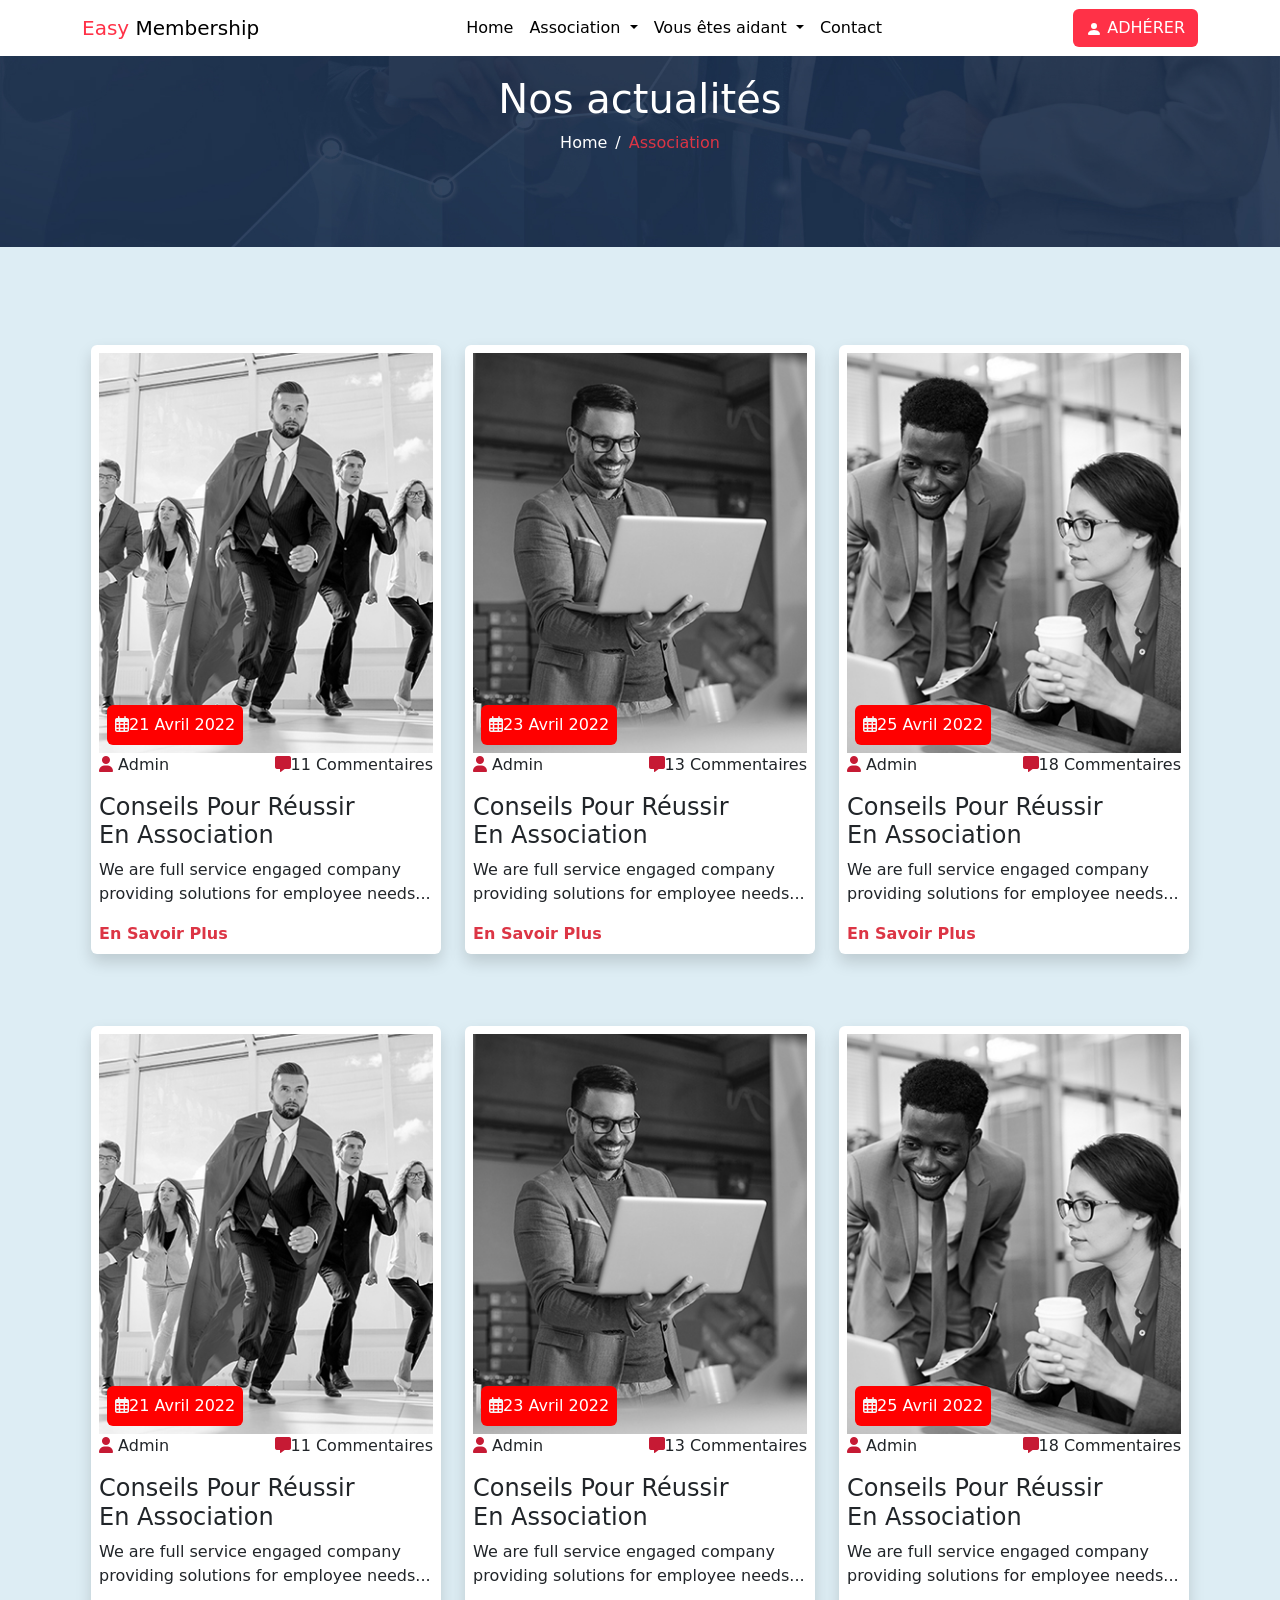
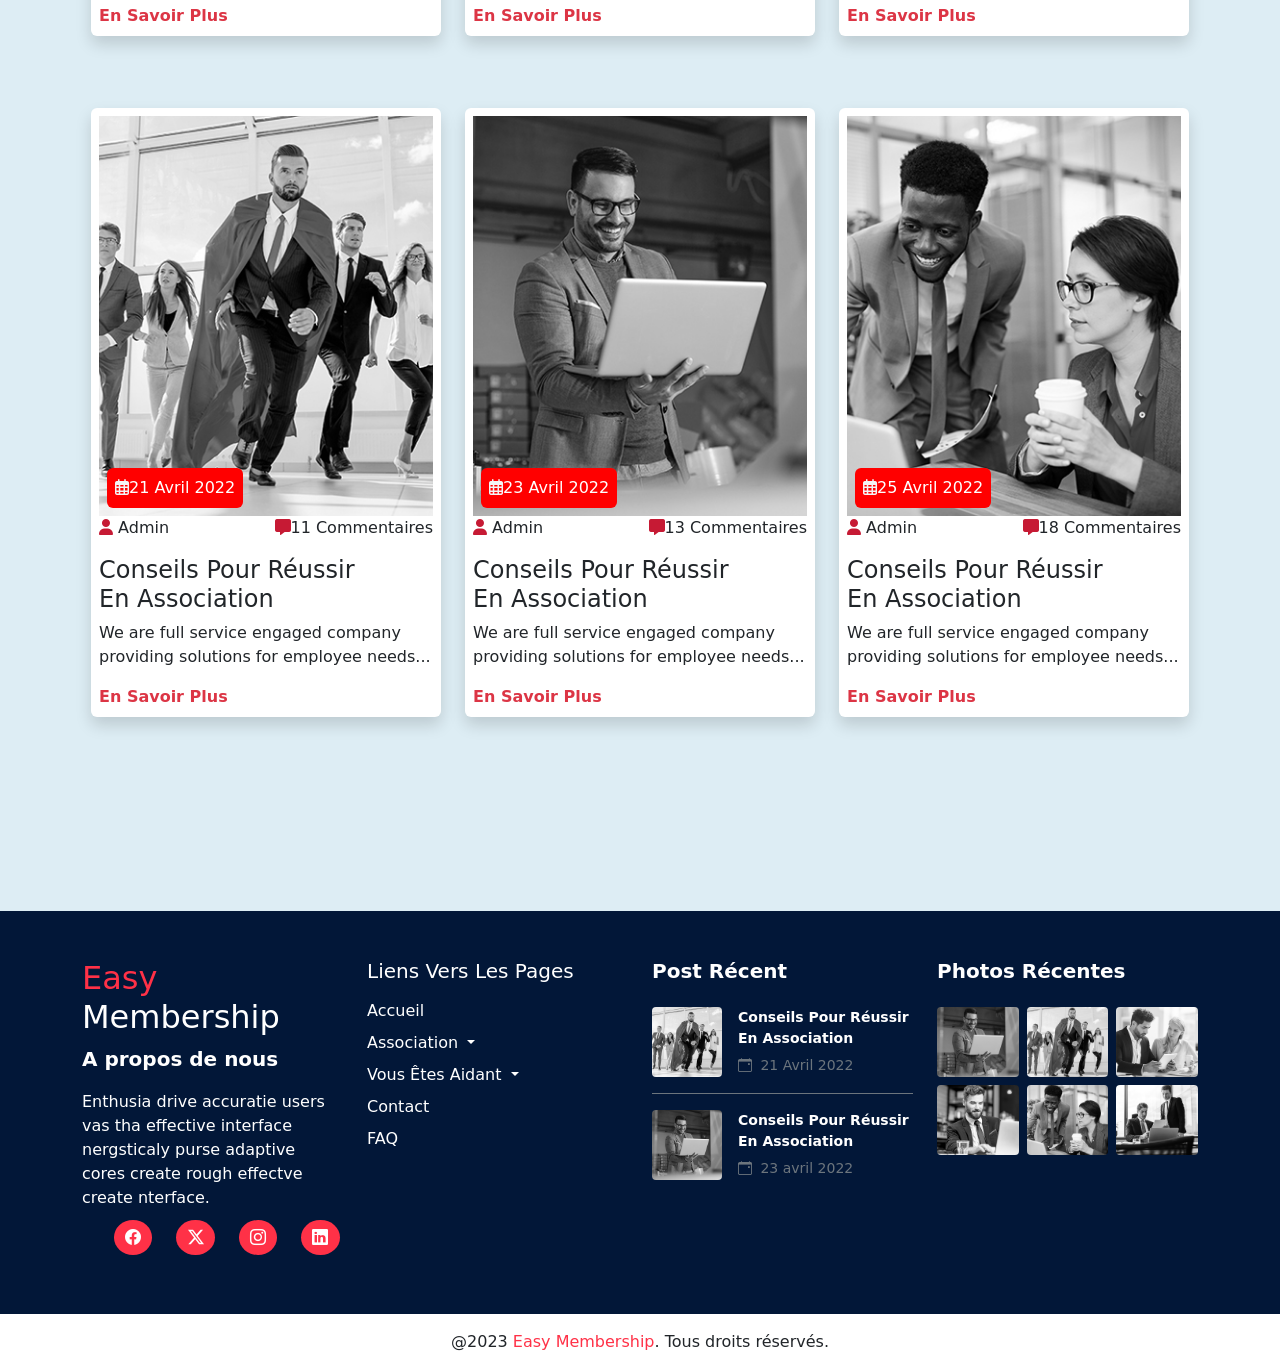
<file: associations-actualites.html>
<!DOCTYPE html>
<html lang="en">

<head>
    <meta charset="UTF-8">
    <meta name="viewport" content="width=device-width, initial-scale=1.0">
    <title>Association/actualités - Easy membership</title>
    <link href="https://cdn.jsdelivr.net/npm/bootstrap@5.3.8/dist/css/bootstrap.min.css" rel="stylesheet"
        integrity="sha384-sRIl4kxILFvY47J16cr9ZwB07vP4J8+LH7qKQnuqkuIAvNWLzeN8tE5YBujZqJLB" crossorigin="anonymous">
    <link rel="stylesheet" href="https://cdn.jsdelivr.net/npm/bootstrap-icons@1.13.1/font/bootstrap-icons.min.css">
    <link rel="stylesheet" href="https://cdnjs.cloudflare.com/ajax/libs/font-awesome/6.5.0/css/all.min.css">
    <link rel="stylesheet" href="css/landing.css">
</head>

<body>
    <header class="fixed-top bg-white">
        <nav class="navbar navbar-expand-lg">
            <div class="container-lg">
                <a class="navbar-brand text-black" href="index.html">
                    <span class="nav-spanned">Easy</span> Membership
                </a>

                <button class="navbar-toggler" type="button" data-bs-toggle="collapse" data-bs-target="#navbarNav"
                    aria-controls="navbarNav" aria-expanded="false" aria-label="Toggle navigation">
                    <span class="navbar-toggler-icon"></span>
                </button>

                <div class="collapse navbar-collapse" id="navbarNav">
                    <ul class="navbar-nav mx-auto">
                        <li class="nav-item">
                            <a href="index.html" class="nav-link text-black">Home</a>
                        </li>

                        <li class="nav-item dropdown">
                            <a class="nav-link dropdown-toggle text-black" href="associations.html" role="button"
                                data-bs-toggle="dropdown">
                                Association
                            </a>
                            <ul class="dropdown-menu shadow">
                                <li><a class="dropdown-item" href="associations-activites.html">Nos activités</a></li>
                                <li><a class="dropdown-item" href="index.html#about">Qui nous sommes?</a></li>
                                <li><a class="dropdown-item" href="associations-actualites.html">Nos actualités</a></li>
                                <li><a class="dropdown-item" href="associations-evenements.html">Nos événements</a></li>
                                <li><a class="dropdown-item" href="associations-activites.html#partners">Nos Partenaires</a></li>
                                <li><a class="dropdown-item" href="helper.html">Recevoir des dons</a></li>
                                <li><a class="dropdown-item" href="#">Gerer les adhésions</a></li>
                                <li><a class="dropdown-item" href="#">Tableau de bord</a></li>
                                <li><a class="dropdown-item" href="#">Liste des adhérents</a></li>
                                <li><a class="dropdown-item" href="#">Bloquer/Debloquer un compte</a></li>
                                <li><a class="dropdown-item" href="#">Mise à jour</a></li>
                                <li><a class="dropdown-item" href="#">Publier une opportunité</a></li>
                            </ul>
                        </li>

                        <li class="nav-item dropdown">
                            <a class="nav-link dropdown-toggle text-black" href="#" role="button"
                                data-bs-toggle="dropdown">
                                Vous êtes aidant
                            </a>
                            <ul class="dropdown-menu shadow">
                                <li><a class="dropdown-item" href="helper.html">Faire un don</a></li>
                                <li><a class="dropdown-item" href="#">Adhérer</a></li>
                                <li><a class="dropdown-item" href="#">Conditions d'adhésion</a></li>
                                <li><a class="dropdown-item" href="helper.html">Payer les frais</a></li>
                            </ul>
                        </li>

                        <li class="nav-item">
                            <a href="contact.html" class="nav-link text-black">Contact</a>
                        </li>
                    </ul>
                </div>

                <a href="auth.html" class="btn nav-button text-uppercase d-none d-lg-inline">
                    <svg xmlns="http://www.w3.org/2000/svg" width="16" height="16" fill="currentColor"
                        class="bi bi-person-fill" viewBox="0 0 16 16">
                        <path d="M3 14s-1 0-1-1 1-4 6-4 6 3 6 4-1 1-1 1zm5-6a3 3 0 1 0 0-6 3 3 0 0 0 0 6" />
                    </svg> Adhérer
                </a>
            </div>
        </nav>
    </header>
    <main>
        <section class="position-relative text-center">
            <img src="images/BG1.jpg" class="img-fluid" alt="fond">
            <div class="position-absolute top-50 start-50 translate-middle text-center">
                <h1 class="text-white">Nos actualités</h1>
                <ul class="list-unstyled d-flex justify-content-center gap-2 mt-2">
                    <li><a href="index.html" class="nav-link text-white">Home</a></li>
                    <li><span class="text-white">/</span></li>
                    <li><a href="index.html" class="nav-link text-danger">Association</a></li>
                </ul>
            </div>
        </section>

        <section class="all" style="background-color: #ddedf4; padding: 50px 0;">
            <div class="d-flex justify-content-center gap-4 mt-5 mb-5 flex-wrap">

                <!-- Carte 1 -->

                <div class="cadre  p-2 rounded shadow" style="width: 350px; background-color: white ;">
                    <div class="position-relative">
                        <img src="images/IMG1.jpg" alt="image" class="img-fluid"
                            style="width: 500px; height: 400px;object-fit: cover;">
                        <span class="position-absolute  bottom-0 start-0 text-white p-2 rounded m-2"
                            style="background-color: red;"><i class="fa-regular fa-calendar-days"
                                style="color: #f4f5f6;"></i>21 Avril 2022</span>
                    </div>
                    <div class="un">
                        <p class="d-flex justify-content-between">
                            <span><i class="fa-solid fa-user" style="color: rgb(198, 26, 52);"></i> Admin</span>
                            <span><i class="fa-solid fa-message" style="color: rgb(198, 26, 52);"></i>11 Commentaires
                            </span>
                        </p>
                        <h4>Conseils Pour Réussir<br>En Association</h4>
                        <p>We are full service engaged company<br> providing solutions for employee needs...</p>
                        <a href="#" class="text-danger text-decoration-none"><strong>En Savoir Plus</strong></a>
                    </div>
                </div>

                <!-- Carte 2 -->
                <div class="cadre  p-2 rounded shadow" style="width: 350px; background-color: white ;">
                    <div class="position-relative">
                        <img src="images/IMG2.jpg" alt="image" class="img-fluid"
                            style="width: 500px; height: 400px;object-fit: cover;">
                        <span class="position-absolute  bottom-0 start-0 text-white p-2 rounded m-2"
                            style="background-color: red;"><i class="fa-regular fa-calendar-days"
                                style="color: #f4f5f6;"></i>23 Avril 2022</span>
                    </div>
                    <div class="un">
                        <p class="d-flex justify-content-between">
                            <span><i class="fa-solid fa-user" style="color: rgb(198, 26, 52);"></i> Admin</span>
                            <span><i class="fa-solid fa-message" style="color: rgb(198, 26, 52);"></i>13 Commentaires
                            </span>
                        </p>
                        <h4>Conseils Pour Réussir<br>En Association</h4>
                        <p>We are full service engaged company<br> providing solutions for employee needs...</p>
                        <a href="#" class="text-danger text-decoration-none"><strong>En Savoir Plus</strong></a>
                    </div>
                </div>

                <!-- Carte 3 -->
                <div class="cadre  p-2 rounded shadow" style="width: 350px; background-color: white ;">
                    <div class="position-relative">
                        <img src="images/IMG3.jpg" alt="image" class="img-fluid"
                            style="width: 500px; height: 400px;object-fit: cover;">
                        <span class="position-absolute  bottom-0 start-0 text-white p-2 rounded m-2"
                            style="background-color: red;"><i class="fa-regular fa-calendar-days"
                                style="color: #f4f5f6;"></i>25 Avril 2022</span>
                    </div>
                    <div class="un">
                        <p class="d-flex justify-content-between">
                            <span><i class="fa-solid fa-user" style="color: rgb(198, 26, 52);"></i> Admin</span>
                            <span><i class="fa-solid fa-message" style="color: rgb(198, 26, 52);"></i>18 Commentaires
                            </span>
                        </p>
                        <h4>Conseils Pour Réussir<br>En Association</h4>
                        <p>We are full service engaged company<br> providing solutions for employee needs...</p>
                        <a href="#" class="text-danger text-decoration-none"><strong>En Savoir Plus</strong></a>
                    </div>
                </div>

                <div class="d-flex justify-content-center gap-4 mt-5 mb-5 flex-wrap">
                    <!-- Carte 4 -->

                    <div class="cadre  p-2 rounded shadow" style="width: 350px; background-color: white ;">
                        <div class="position-relative">
                            <img src="images/IMG1.jpg" alt="image" class="img-fluid"
                                style="width: 500px; height: 400px;object-fit: cover;">
                            <span class="position-absolute  bottom-0 start-0 text-white p-2 rounded m-2"
                                style="background-color: red;"><i class="fa-regular fa-calendar-days"
                                    style="color: #f4f5f6;"></i>21 Avril 2022</span>
                        </div>
                        <div class="un">
                            <p class="d-flex justify-content-between">
                                <span><i class="fa-solid fa-user" style="color: rgb(198, 26, 52);"></i> Admin</span>
                                <span><i class="fa-solid fa-message" style="color: rgb(198, 26, 52);"></i>11
                                    Commentaires
                                </span>
                            </p>
                            <h4>Conseils Pour Réussir<br>En Association</h4>
                            <p>We are full service engaged company<br> providing solutions for employee needs...</p>
                            <a href="#" class="text-danger text-decoration-none"><strong>En Savoir Plus</strong></a>
                        </div>
                    </div>
                    <!-- Carte 5 -->
                    <div class="cadre  p-2 rounded shadow" style="width: 350px; background-color: white ;">
                        <div class="position-relative">
                            <img src="images/IMG2.jpg" alt="image" class="img-fluid"
                                style="width: 500px; height: 400px;object-fit: cover;">
                            <span class="position-absolute  bottom-0 start-0 text-white p-2 rounded m-2"
                                style="background-color: red;"><i class="fa-regular fa-calendar-days"
                                    style="color: #f4f5f6;"></i>23 Avril 2022</span>
                        </div>
                        <div class="un">
                            <p class="d-flex justify-content-between">
                                <span><i class="fa-solid fa-user" style="color: rgb(198, 26, 52);"></i> Admin</span>
                                <span><i class="fa-solid fa-message" style="color: rgb(198, 26, 52);"></i>13
                                    Commentaires
                                </span>
                            </p>
                            <h4>Conseils Pour Réussir<br>En Association</h4>
                            <p>We are full service engaged company<br> providing solutions for employee needs...</p>
                            <a href="#" class="text-danger text-decoration-none"><strong>En Savoir Plus</strong></a>
                        </div>
                    </div>

                    <!-- Carte 6 -->
                    <div class="cadre  p-2 rounded shadow" style="width: 350px; background-color: white ;">
                        <div class="position-relative">
                            <img src="images/IMG3.jpg" alt="image" class="img-fluid"
                                style="width: 500px; height: 400px;object-fit: cover;">
                            <span class="position-absolute  bottom-0 start-0 text-white p-2 rounded m-2"
                                style="background-color: red;"><i class="fa-regular fa-calendar-days"
                                    style="color: #f4f5f6;"></i>25 Avril 2022</span>
                        </div>
                        <div class="un">
                            <p class="d-flex justify-content-between">
                                <span><i class="fa-solid fa-user" style="color: rgb(198, 26, 52);"></i> Admin</span>
                                <span><i class="fa-solid fa-message" style="color: rgb(198, 26, 52);"></i>18
                                    Commentaires
                                </span>
                            </p>
                            <h4>Conseils Pour Réussir<br>En Association</h4>
                            <p>We are full service engaged company<br> providing solutions for employee needs...</p>
                            <a href="#" class="text-danger text-decoration-none"><strong>En Savoir Plus</strong></a>
                        </div>
                    </div>

                    <div class="d-flex justify-content-center gap-4 mt-5 mb-5 flex-wrap">
                        <!-- Carte 7 -->

                        <div class="cadre  p-2 rounded shadow" style="width: 350px; background-color: white ;">
                            <div class="position-relative">
                                <img src="images/IMG1.jpg" alt="image" class="img-fluid"
                                    style="width: 500px; height: 400px;object-fit: cover;">
                                <span class="position-absolute  bottom-0 start-0 text-white p-2 rounded m-2"
                                    style="background-color: red;"><i class="fa-regular fa-calendar-days"
                                        style="color: #f4f5f6;"></i>21 Avril 2022</span>
                            </div>
                            <div class="un">
                                <p class="d-flex justify-content-between">
                                    <span><i class="fa-solid fa-user" style="color: rgb(198, 26, 52);"></i> Admin</span>
                                    <span><i class="fa-solid fa-message" style="color: rgb(198, 26, 52);"></i>11
                                        Commentaires
                                    </span>
                                </p>
                                <h4>Conseils Pour Réussir<br>En Association</h4>
                                <p>We are full service engaged company<br> providing solutions for employee needs...</p>
                                <a href="#" class="text-danger text-decoration-none"><strong>En Savoir Plus</strong></a>
                            </div>
                        </div>

                        <!-- Carte 8 -->
                        <div class="cadre  p-2 rounded shadow" style="width: 350px; background-color: white ;">
                            <div class="position-relative">
                                <img src="images/IMG2.jpg" alt="image" class="img-fluid"
                                    style="width: 500px; height: 400px;object-fit: cover;">
                                <span class="position-absolute  bottom-0 start-0 text-white p-2 rounded m-2"
                                    style="background-color: red;"><i class="fa-regular fa-calendar-days"
                                        style="color: #f4f5f6;"></i>23 Avril 2022</span>
                            </div>
                            <div class="un">
                                <p class="d-flex justify-content-between">
                                    <span><i class="fa-solid fa-user" style="color: rgb(198, 26, 52);"></i> Admin</span>
                                    <span><i class="fa-solid fa-message" style="color: rgb(198, 26, 52);"></i>13
                                        Commentaires
                                    </span>
                                </p>
                                <h4>Conseils Pour Réussir<br>En Association</h4>
                                <p>We are full service engaged company<br> providing solutions for employee needs...</p>
                                <a href="#" class="text-danger text-decoration-none"><strong>En Savoir Plus</strong></a>
                            </div>
                        </div>

                        <!-- Carte 9 -->
                        <div class="cadre  p-2 rounded shadow" style="width: 350px; background-color: white ;">
                            <div class="position-relative">
                                <img src="images/IMG3.jpg" alt="image" class="img-fluid"
                                    style="width: 500px; height: 400px;object-fit: cover;">
                                <span class="position-absolute  bottom-0 start-0 text-white p-2 rounded m-2"
                                    style="background-color: red;"><i class="fa-regular fa-calendar-days"
                                        style="color: #f4f5f6;"></i>25 Avril 2022</span>
                            </div>
                            <div class="un">
                                <p class="d-flex justify-content-between">
                                    <span><i class="fa-solid fa-user" style="color: rgb(198, 26, 52);"></i> Admin</span>
                                    <span><i class="fa-solid fa-message" style="color: rgb(198, 26, 52);"></i>18
                                        Commentaires
                                    </span>
                                </p>
                                <h4>Conseils Pour Réussir<br>En Association</h4>
                                <p>We are full service engaged company<br> providing solutions for employee needs...</p>
                                <a href="#" class="text-danger text-decoration-none"><strong>En Savoir Plus</strong></a>
                            </div>
                        </div>
                    </div>
        </section>
    </main>
    <footer>
        <div class="container-lg py-5">
            <div class="row">
                <div class="col-12 col-lg-3">
                    <h1 class="text-white h2"><span class="nav-spanned">Easy</span> Membership</h1>
                    <p class="lead fw-bold text-white">A propos de nous</p>
                    <p class="text-white">
                        Enthusia drive accuratie users vas tha effective interface nergsticaly purse adaptive cores
                        create rough effectve create nterface.
                    </p>
                    <ul class="footer-socials">
                        <li><a href="#"><i class="bi bi-facebook text-white"></i></a></li>
                        <li><a href="#"><i class="bi bi-twitter-x text-white"></i></a></li>
                        <li><a href="#"><i class="bi bi-instagram text-white"></i></a></li>
                        <li><a href="#"><i class="bi bi-linkedin text-white"></i></a></li>
                    </ul>
                </div>
                <div class="col-12 col-lg-3">
                    <h5 class="mb-3 text-white">Liens Vers Les Pages</h5>

                    <ul class="list-unstyled">

                        <li class="mb-2">
                            <a href="#" class="text-white text-decoration-none">Accueil</a>
                        </li>

                        <li class="mb-2">
                            <div class="dropdown">
                                <a class="dropdown-toggle text-white text-decoration-none" href="#" role="button"
                                    data-bs-toggle="dropdown">
                                    Association
                                </a>
                                <ul class="dropdown-menu">

                                    <li><a class="dropdown-item" href="#">Nos activités</a></li>
                                    <li><a class="dropdown-item" href="#">Qui sommes-nous ?</a></li>
                                    <li><a class="dropdown-item" href="#">Nos actualités</a></li>
                                    <li><a class="dropdown-item" href="#">Nos événements</a></li>
                                    <li><a class="dropdown-item" href="#">Nos partenaires</a></li>
                                    <li><a class="dropdown-item" href="#">Recevoir des dons</a></li>
                                    <li><a class="dropdown-item" href="#">Gérer les adhésions</a></li>
                                    <li><a class="dropdown-item" href="#">Tableau de bord</a></li>
                                    <li><a class="dropdown-item" href="#">Liste des adhérents</a></li>
                                    <li><a class="dropdown-item" href="#">Bloquer/Débloquer un adhérent</a></li>
                                    <li><a class="dropdown-item" href="#">Mise à jour</a></li>
                                    <li><a class="dropdown-item" href="#">Publier une opportunité</a></li>

                                </ul>
                            </div>
                        </li>

                        <li class="mb-2">
                            <div class="dropdown">
                                <a class="dropdown-toggle text-white text-decoration-none" href="#" role="button"
                                    data-bs-toggle="dropdown">
                                    Vous Êtes Aidant
                                </a>
                                <ul class="dropdown-menu">

                                    <li><a class="dropdown-item" href="#">Faire un don</a></li>
                                    <li><a class="dropdown-item" href="#">Adhérer</a></li>
                                    <li><a class="dropdown-item" href="#">Conditions d'adhésion</a></li>
                                    <li><a class="dropdown-item" href="#">Adhérer en ligne et payer les frais</a></li>
                                    <li><a class="dropdown-item" href="#">Créer un compte adhérent</a></li>
                                    <li><a class="dropdown-item" href="#">Historique des cotisations annuelles</a></li>
                                    <li><a class="dropdown-item" href="#">Alertes</a></li>
                                    <li><a class="dropdown-item" href="#">
                                            Opportunités et informations
                                        </a></li>
                                    <li><a class="dropdown-item" href="#">
                                            Liste des opportunités qui vous intéresse
                                        </a></li>

                                </ul>
                            </div>
                        </li>

                        <li class="mb-2">
                            <a href="#" class="text-white text-decoration-none">Contact</a>
                        </li>

                        <li class="mb-2">
                            <a href="#" class="text-white text-decoration-none">FAQ</a>
                        </li>

                    </ul>
                </div>
                <div class="col-12 col-lg-3">
                    <h5 class="text-white fw-bold mb-4">Post Récent</h5>

                    <!-- Post 1 -->
                    <div class="d-flex align-items-center mb-3 pb-3 border-bottom border-secondary">
                        <img src="images/footer-img-2.jpg" class="footer-post-img me-3" alt="Post image">
                        <div>
                            <p class="mb-1 text-white small fw-semibold">
                                Conseils Pour Réussir En Association
                            </p>
                            <small class="text-secondary">
                                <i class="bi bi-calendar-event me-1"></i> 21 Avril 2022
                            </small>
                        </div>
                    </div>

                    <!-- Post 2 -->
                    <div class="d-flex align-items-center">
                        <img src="images/footer-img-1.jpg" class="footer-post-img me-3" alt="Post image">
                        <div>
                            <p class="mb-1 text-white small fw-semibold">
                                Conseils Pour Réussir En Association
                            </p>
                            <small class="text-secondary">
                                <i class="bi bi-calendar-event me-1"></i> 23 avril 2022
                            </small>
                        </div>
                    </div>
                </div>
                <div class="col-12 col-lg-3">
                    <h5 class="text-white fw-bold mb-4">Photos Récentes</h5>

                    <div class="row g-2">
                        <div class="col-4">
                            <img src="images/footer-img-1.jpg" class="footer-post-img w-100" alt="">
                        </div>
                        <div class="col-4">
                            <img src="images/footer-img-2.jpg" class="footer-post-img w-100" alt="">
                        </div>
                        <div class="col-4">
                            <img src="images/footer-img-3.jpg" class="footer-post-img w-100" alt="">
                        </div>

                        <div class="col-4">
                            <img src="images/footer-img-4.jpg" class="footer-post-img w-100" alt="">
                        </div>
                        <div class="col-4">
                            <img src="images/footer-img-5.jpg" class="footer-post-img w-100" alt="">
                        </div>
                        <div class="col-4">
                            <img src="images/footer-img-6.jpg" class="footer-post-img w-100" alt="">
                        </div>
                    </div>
                </div>
            </div>
        </div>
        <div class="container-fluid bg-white text-center py-3">
            @2023 <span class="footer-spanned">Easy Membership</span>. Tous droits réservés.
        </div>
    </footer>
    <script src="https://cdn.jsdelivr.net/npm/bootstrap@5.3.8/dist/js/bootstrap.bundle.min.js"
        integrity="sha384-FKyoEForCGlyvwx9Hj09JcYn3nv7wiPVlz7YYwJrWVcXK/BmnVDxM+D2scQbITxI"
        crossorigin="anonymous"></script>
</body>

</html>
</file>
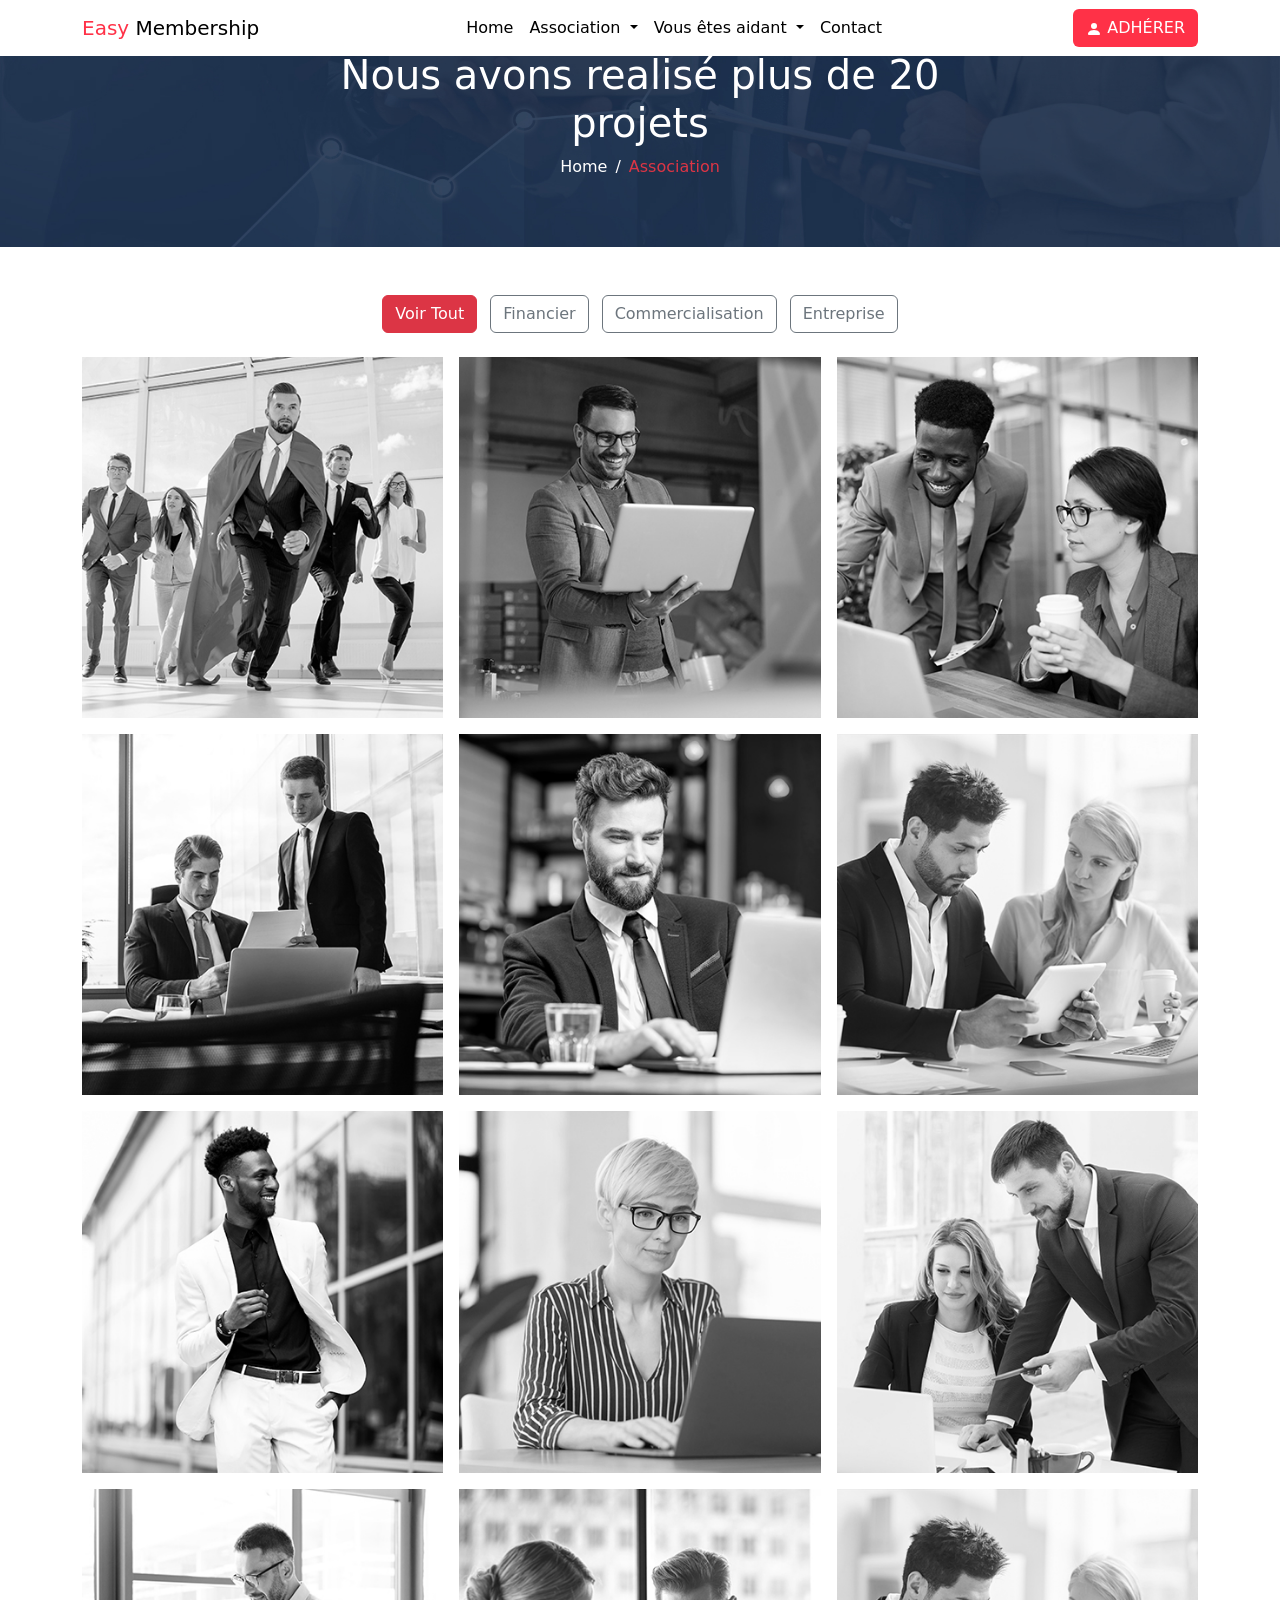
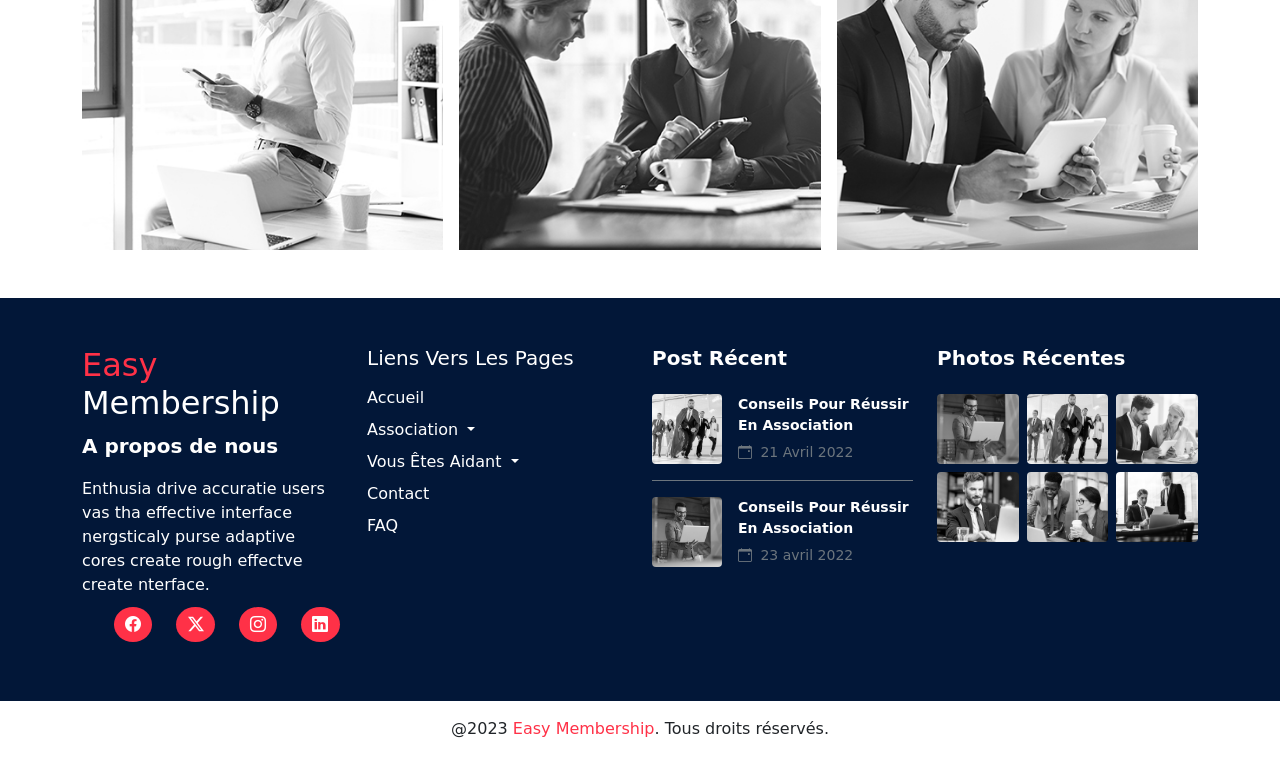
<file: associations-evenements.html>
<!DOCTYPE html>
<html lang="en">

<head>
    <meta charset="UTF-8">
    <meta name="viewport" content="width=device-width, initial-scale=1.0">
    <title> Associations/événements - Easy membership</title>
    <link href="https://cdn.jsdelivr.net/npm/bootstrap@5.3.8/dist/css/bootstrap.min.css" rel="stylesheet"
        integrity="sha384-sRIl4kxILFvY47J16cr9ZwB07vP4J8+LH7qKQnuqkuIAvNWLzeN8tE5YBujZqJLB" crossorigin="anonymous">
    <link rel="stylesheet" href="https://cdn.jsdelivr.net/npm/bootstrap-icons@1.13.1/font/bootstrap-icons.min.css">
    <link rel="stylesheet" href="css/landing.css">
</head>

<body>
    <header class="fixed-top bg-white">
        <nav class="navbar navbar-expand-lg">
            <div class="container-lg">
                <a class="navbar-brand text-black" href="index.html">
                    <span class="nav-spanned">Easy</span> Membership
                </a>

                <button class="navbar-toggler" type="button" data-bs-toggle="collapse" data-bs-target="#navbarNav"
                    aria-controls="navbarNav" aria-expanded="false" aria-label="Toggle navigation">
                    <span class="navbar-toggler-icon"></span>
                </button>

                <div class="collapse navbar-collapse" id="navbarNav">
                    <ul class="navbar-nav mx-auto">
                        <li class="nav-item">
                            <a href="index.html" class="nav-link text-black">Home</a>
                        </li>

                        <li class="nav-item dropdown">
                            <a class="nav-link dropdown-toggle text-black" href="associations.html" role="button"
                                data-bs-toggle="dropdown">
                                Association
                            </a>
                            <ul class="dropdown-menu shadow">
                                <li><a class="dropdown-item" href="associations-activites.html">Nos activités</a></li>
                                <li><a class="dropdown-item" href="index.html#about">Qui nous sommes?</a></li>
                                <li><a class="dropdown-item" href="associations-actualites.html">Nos actualités</a></li>
                                <li><a class="dropdown-item" href="associations-evenements.html">Nos événements</a></li>
                                <li><a class="dropdown-item" href="associations-activites.html#partners">Nos Partenaires</a></li>
                                <li><a class="dropdown-item" href="helper.html">Recevoir des dons</a></li>
                                <li><a class="dropdown-item" href="#">Gerer les adhésions</a></li>
                                <li><a class="dropdown-item" href="#">Tableau de bord</a></li>
                                <li><a class="dropdown-item" href="#">Liste des adhérents</a></li>
                                <li><a class="dropdown-item" href="#">Bloquer/Debloquer un compte</a></li>
                                <li><a class="dropdown-item" href="#">Mise à jour</a></li>
                                <li><a class="dropdown-item" href="#">Publier une opportunité</a></li>
                            </ul>
                        </li>

                        <li class="nav-item dropdown">
                            <a class="nav-link dropdown-toggle text-black" href="#" role="button"
                                data-bs-toggle="dropdown">
                                Vous êtes aidant
                            </a>
                            <ul class="dropdown-menu shadow">
                                <li><a class="dropdown-item" href="helper.html">Faire un don</a></li>
                                <li><a class="dropdown-item" href="#">Adhérer</a></li>
                                <li><a class="dropdown-item" href="#">Conditions d'adhésion</a></li>
                                <li><a class="dropdown-item" href="helper.html">Payer les frais</a></li>
                            </ul>
                        </li>

                        <li class="nav-item">
                            <a href="contact.html" class="nav-link text-black">Contact</a>
                        </li>
                    </ul>
                </div>

                <a href="auth.html" class="btn nav-button text-uppercase d-none d-lg-inline">
                    <svg xmlns="http://www.w3.org/2000/svg" width="16" height="16" fill="currentColor"
                        class="bi bi-person-fill" viewBox="0 0 16 16">
                        <path d="M3 14s-1 0-1-1 1-4 6-4 6 3 6 4-1 1-1 1zm5-6a3 3 0 1 0 0-6 3 3 0 0 0 0 6" />
                    </svg> Adhérer
                </a>
            </div>
        </nav>
    </header>

    <main>
        <section class="position-relative text-center">
            <img src="images/BG1.jpg" class="img-fluid" alt="fond">
            <div class="position-absolute top-50 start-50 translate-middle text-center">
                <h1 class="text-white">Nous avons realisé plus de 20 projets</h1>
                <ul class="list-unstyled d-flex justify-content-center gap-2 mt-2">
                    <li><a href="index.html" class="nav-link text-white">Home</a></li>
                    <li><span class="text-white">/</span></li>
                    <li><a href="index.html" class="nav-link text-danger">Association</a></li>
                </ul>
            </div>
        </section>


        <section class="py-5">
            <div class="container">

                <!-- FILTER BUTTONS -->
                <div class="text-center mb-4">
                    <button class="btn btn-danger me-2 filter-btn" data-filter="all">Voir Tout</button>
                    <button class="btn btn-outline-secondary me-2 filter-btn" data-filter="finance">Financier</button>
                    <button class="btn btn-outline-secondary me-2 filter-btn"
                        data-filter="sales">Commercialisation</button>
                    <button class="btn btn-outline-secondary filter-btn" data-filter="business">Entreprise</button>
                </div>

                <!-- IMAGE GRID -->
                <div class="row g-3" id="gallery">

                    <!-- Row 1 -->
                    <div class="col-lg-4 col-md-6 gallery-item finance">
                        <img src="images/event-1.jpg" class="img-fluid gallery-img">
                    </div>
                    <div class="col-lg-4 col-md-6 gallery-item sales">
                        <img src="images/event-2.jpg" class="img-fluid gallery-img">
                    </div>
                    <div class="col-lg-4 col-md-6 gallery-item business">
                        <img src="images/event-3.jpg" class="img-fluid gallery-img">
                    </div>

                    <!-- Row 2 -->
                    <div class="col-lg-4 col-md-6 gallery-item finance">
                        <img src="images/event-4.jpg" class="img-fluid gallery-img">
                    </div>
                    <div class="col-lg-4 col-md-6 gallery-item sales">
                        <img src="images/event-5.jpg" class="img-fluid gallery-img">
                    </div>
                    <div class="col-lg-4 col-md-6 gallery-item business">
                        <img src="images/event-6.jpg" class="img-fluid gallery-img">
                    </div>

                    <!-- Row 3 -->
                    <div class="col-lg-4 col-md-6 gallery-item finance">
                        <img src="images/event-7.jpg" class="img-fluid gallery-img">
                    </div>
                    <div class="col-lg-4 col-md-6 gallery-item sales">
                        <img src="images/event-8.jpg" class="img-fluid gallery-img">
                    </div>
                    <div class="col-lg-4 col-md-6 gallery-item business">
                        <img src="images/event-9.jpg" class="img-fluid gallery-img">
                    </div>

                    <!-- Row 4 -->
                    <div class="col-lg-4 col-md-6 gallery-item finance">
                        <img src="images/event-10.jpg" class="img-fluid gallery-img">
                    </div>
                    <div class="col-lg-4 col-md-6 gallery-item sales">
                        <img src="images/event-11.jpg" class="img-fluid gallery-img">
                    </div>
                    <div class="col-lg-4 col-md-6 gallery-item business">
                        <img src="images/event-12.jpg" class="img-fluid gallery-img">
                    </div>

                </div>
            </div>
        </section>

    </main>

    <footer>
        <div class="container-lg py-5">
            <div class="row">
                <div class="col-12 col-lg-3">
                    <h1 class="text-white h2"><span class="nav-spanned">Easy</span> Membership</h1>
                    <p class="lead fw-bold text-white">A propos de nous</p>
                    <p class="text-white">
                        Enthusia drive accuratie users vas tha effective interface nergsticaly purse adaptive cores
                        create rough effectve create nterface.
                    </p>
                    <ul class="footer-socials">
                        <li><a href="#"><i class="bi bi-facebook text-white"></i></a></li>
                        <li><a href="#"><i class="bi bi-twitter-x text-white"></i></a></li>
                        <li><a href="#"><i class="bi bi-instagram text-white"></i></a></li>
                        <li><a href="#"><i class="bi bi-linkedin text-white"></i></a></li>
                    </ul>
                </div>
                <div class="col-12 col-lg-3">
                    <h5 class="mb-3 text-white">Liens Vers Les Pages</h5>

                    <ul class="list-unstyled">

                        <li class="mb-2">
                            <a href="#" class="text-white text-decoration-none">Accueil</a>
                        </li>

                        <li class="mb-2">
                            <div class="dropdown">
                                <a class="dropdown-toggle text-white text-decoration-none" href="#" role="button"
                                    data-bs-toggle="dropdown">
                                    Association
                                </a>
                                <ul class="dropdown-menu">

                                    <li><a class="dropdown-item" href="#">Nos activités</a></li>
                                    <li><a class="dropdown-item" href="#">Qui sommes-nous ?</a></li>
                                    <li><a class="dropdown-item" href="#">Nos actualités</a></li>
                                    <li><a class="dropdown-item" href="#">Nos événements</a></li>
                                    <li><a class="dropdown-item" href="#">Nos partenaires</a></li>
                                    <li><a class="dropdown-item" href="#">Recevoir des dons</a></li>
                                    <li><a class="dropdown-item" href="#">Gérer les adhésions</a></li>
                                    <li><a class="dropdown-item" href="#">Tableau de bord</a></li>
                                    <li><a class="dropdown-item" href="#">Liste des adhérents</a></li>
                                    <li><a class="dropdown-item" href="#">Bloquer/Débloquer un adhérent</a></li>
                                    <li><a class="dropdown-item" href="#">Mise à jour</a></li>
                                    <li><a class="dropdown-item" href="#">Publier une opportunité</a></li>

                                </ul>
                            </div>
                        </li>

                        <li class="mb-2">
                            <div class="dropdown">
                                <a class="dropdown-toggle text-white text-decoration-none" href="#" role="button"
                                    data-bs-toggle="dropdown">
                                    Vous Êtes Aidant
                                </a>
                                <ul class="dropdown-menu">

                                    <li><a class="dropdown-item" href="#">Faire un don</a></li>
                                    <li><a class="dropdown-item" href="#">Adhérer</a></li>
                                    <li><a class="dropdown-item" href="#">Conditions d'adhésion</a></li>
                                    <li><a class="dropdown-item" href="#">Adhérer en ligne et payer les frais</a></li>
                                    <li><a class="dropdown-item" href="#">Créer un compte adhérent</a></li>
                                    <li><a class="dropdown-item" href="#">Historique des cotisations annuelles</a></li>
                                    <li><a class="dropdown-item" href="#">Alertes</a></li>
                                    <li><a class="dropdown-item" href="#">
                                            Opportunités et informations
                                        </a></li>
                                    <li><a class="dropdown-item" href="#">
                                            Liste des opportunités qui vous intéresse
                                        </a></li>

                                </ul>
                            </div>
                        </li>

                        <li class="mb-2">
                            <a href="#" class="text-white text-decoration-none">Contact</a>
                        </li>

                        <li class="mb-2">
                            <a href="#" class="text-white text-decoration-none">FAQ</a>
                        </li>

                    </ul>
                </div>
                <div class="col-12 col-lg-3">
                    <h5 class="text-white fw-bold mb-4">Post Récent</h5>

                    <!-- Post 1 -->
                    <div class="d-flex align-items-center mb-3 pb-3 border-bottom border-secondary">
                        <img src="images/footer-img-2.jpg" class="footer-post-img me-3" alt="Post image">
                        <div>
                            <p class="mb-1 text-white small fw-semibold">
                                Conseils Pour Réussir En Association
                            </p>
                            <small class="text-secondary">
                                <i class="bi bi-calendar-event me-1"></i> 21 Avril 2022
                            </small>
                        </div>
                    </div>

                    <!-- Post 2 -->
                    <div class="d-flex align-items-center">
                        <img src="images/footer-img-1.jpg" class="footer-post-img me-3" alt="Post image">
                        <div>
                            <p class="mb-1 text-white small fw-semibold">
                                Conseils Pour Réussir En Association
                            </p>
                            <small class="text-secondary">
                                <i class="bi bi-calendar-event me-1"></i> 23 avril 2022
                            </small>
                        </div>
                    </div>
                </div>
                <div class="col-12 col-lg-3">
                    <h5 class="text-white fw-bold mb-4">Photos Récentes</h5>

                    <div class="row g-2">
                        <div class="col-4">
                            <img src="images/footer-img-1.jpg" class="footer-post-img w-100" alt="">
                        </div>
                        <div class="col-4">
                            <img src="images/footer-img-2.jpg" class="footer-post-img w-100" alt="">
                        </div>
                        <div class="col-4">
                            <img src="images/footer-img-3.jpg" class="footer-post-img w-100" alt="">
                        </div>

                        <div class="col-4">
                            <img src="images/footer-img-4.jpg" class="footer-post-img w-100" alt="">
                        </div>
                        <div class="col-4">
                            <img src="images/footer-img-5.jpg" class="footer-post-img w-100" alt="">
                        </div>
                        <div class="col-4">
                            <img src="images/footer-img-6.jpg" class="footer-post-img w-100" alt="">
                        </div>
                    </div>
                </div>
            </div>
        </div>
        <div class="container-fluid bg-white text-center py-3">
            @2023 <span class="footer-spanned">Easy Membership</span>. Tous droits réservés.
        </div>
    </footer>

    <script src="https://cdn.jsdelivr.net/npm/bootstrap@5.3.8/dist/js/bootstrap.bundle.min.js"
        integrity="sha384-FKyoEForCGlyvwx9Hj09JcYn3nv7wiPVlz7YYwJrWVcXK/BmnVDxM+D2scQbITxI"
        crossorigin="anonymous"></script>
</body>

</html>
</file>
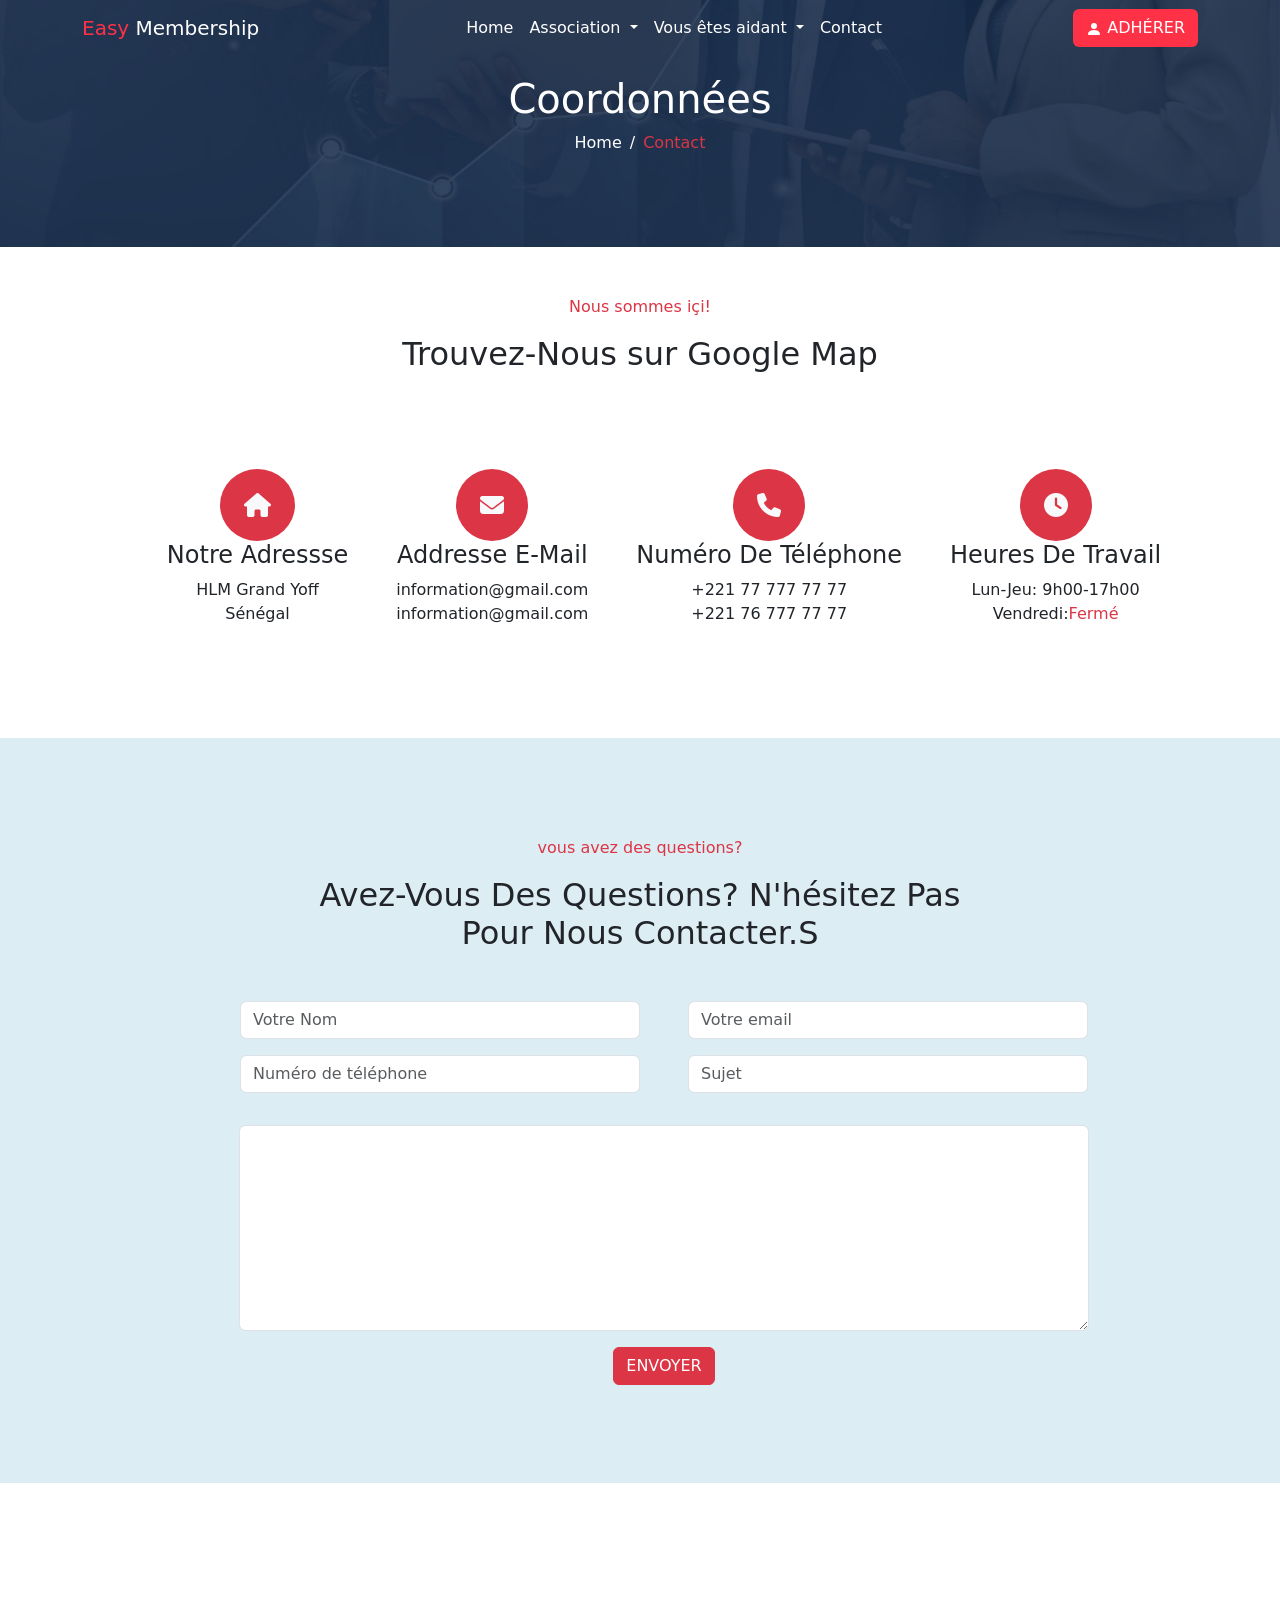
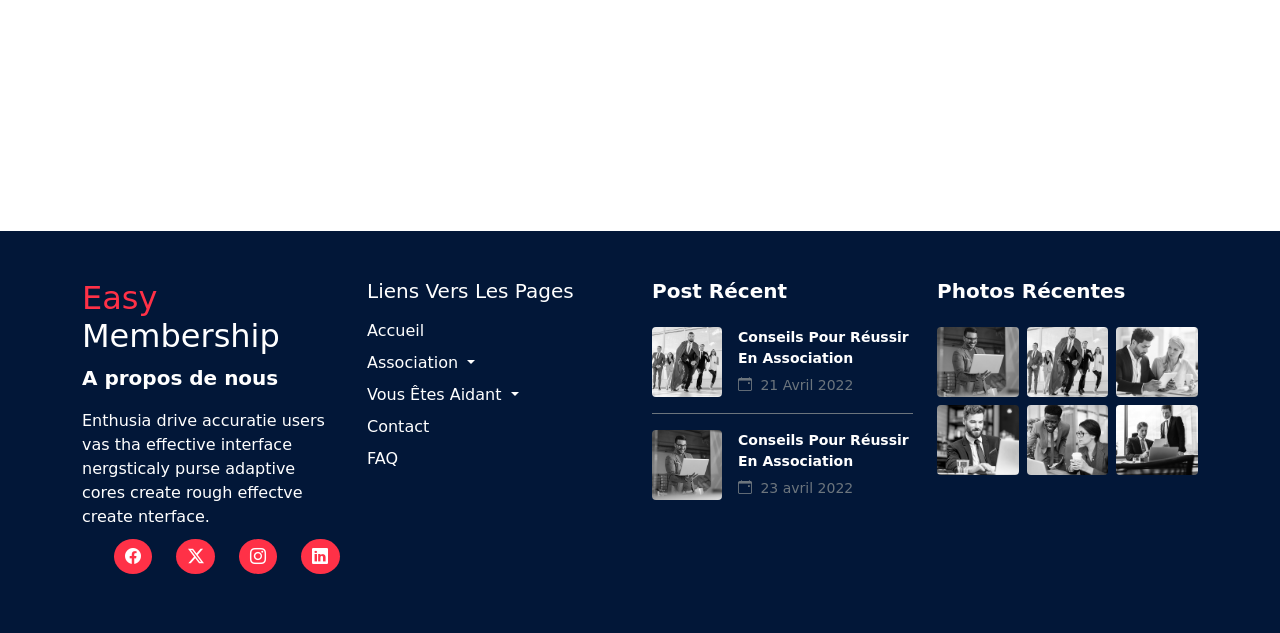
<file: contact.html>
<!DOCTYPE html>
<html lang="en">

<head>
    <meta charset="UTF-8">
    <meta name="viewport" content="width=device-width, initial-scale=1.0">
    <title>Contact - Easy membership</title>
    <link href="https://cdn.jsdelivr.net/npm/bootstrap@5.3.8/dist/css/bootstrap.min.css" rel="stylesheet"
        integrity="sha384-sRIl4kxILFvY47J16cr9ZwB07vP4J8+LH7qKQnuqkuIAvNWLzeN8tE5YBujZqJLB" crossorigin="anonymous">
        <link rel="stylesheet" href="https://cdn.jsdelivr.net/npm/bootstrap-icons@1.13.1/font/bootstrap-icons.min.css">
         <link rel="stylesheet" href="https://cdnjs.cloudflare.com/ajax/libs/font-awesome/6.5.0/css/all.min.css">
    <link rel="stylesheet" href="css/landing.css">
</head>

<body>
    <header class="fixed-top">
        <nav class="navbar navbar-expand-lg">
            <div class="container-lg">
                <a class="navbar-brand text-white" href="index.html">
                    <span class="nav-spanned">Easy</span> Membership
                </a>

                <button class="navbar-toggler" type="button" data-bs-toggle="collapse" data-bs-target="#navbarNav"
                    aria-controls="navbarNav" aria-expanded="false" aria-label="Toggle navigation">
                    <span class="navbar-toggler-icon"></span>
                </button>

                <div class="collapse navbar-collapse" id="navbarNav">
                    <ul class="navbar-nav mx-auto">
                        <li class="nav-item">
                            <a href="index.html" class="nav-link text-white">Home</a>
                        </li>

                        <li class="nav-item dropdown">
                            <a class="nav-link dropdown-toggle text-white" href="#" role="button"
                                data-bs-toggle="dropdown">
                                Association
                            </a>
                            <ul class="dropdown-menu shadow">
                                <li><a class="dropdown-item" href="#">Nos activités</a></li>
                                <li><a class="dropdown-item" href="#">Qui nous sommes?</a></li>
                                <li><a class="dropdown-item" href="#">Nos actualités</a></li>
                                <li><a class="dropdown-item" href="#">Nos événements</a></li>
                                <li><a class="dropdown-item" href="#">Nos Partenaires</a></li>
                                <li><a class="dropdown-item" href="#">Recevoir des dons</a></li>
                                <li><a class="dropdown-item" href="#">Gerer les adhésions</a></li>
                                <li><a class="dropdown-item" href="#">Tableau de bord</a></li>
                                <li><a class="dropdown-item" href="#">Liste des adhérents</a></li>
                                <li><a class="dropdown-item" href="#">Bloquer/Debloquer un compte</a></li>
                                <li><a class="dropdown-item" href="#">Mise à jour</a></li>
                                <li><a class="dropdown-item" href="#">Publier une opportunité</a></li>
                            </ul>
                        </li>

                        <li class="nav-item dropdown">
                            <a class="nav-link dropdown-toggle text-white" href="#" role="button"
                                data-bs-toggle="dropdown">
                                Vous êtes aidant
                            </a>
                            <ul class="dropdown-menu shadow">
                                <li><a class="dropdown-item" href="#">Faire un don</a></li>
                                <li><a class="dropdown-item" href="#">Adhérer</a></li>
                                <li><a class="dropdown-item" href="#">Conditions d'adhésion</a></li>
                                <li><a class="dropdown-item" href="#">Payer les frais</a></li>
                            </ul>
                        </li>

                        <li class="nav-item">
                            <a href="contact.html" class="nav-link text-white">Contact</a>
                        </li>
                    </ul>
                </div>

                <a href="auth.html" class="btn nav-button text-uppercase d-none d-lg-inline">
                    <svg xmlns="http://www.w3.org/2000/svg" width="16" height="16" fill="currentColor"
                        class="bi bi-person-fill" viewBox="0 0 16 16">
                        <path d="M3 14s-1 0-1-1 1-4 6-4 6 3 6 4-1 1-1 1zm5-6a3 3 0 1 0 0-6 3 3 0 0 0 0 6" />
                    </svg> Adhérer
                </a>
            </div>
        </nav>
    </header>
    <!--section 1-->
    <main>
         <section class="position-relative text-center">
    <img src="images/BG1.jpg" class="img-fluid" alt="fond">
    <div class="position-absolute top-50 start-50 translate-middle text-center">
      <h1 class="text-white">Coordonnées</h1>
      <ul class="list-unstyled d-flex justify-content-center gap-2 mt-2">
        <li><a href="index.html" class="nav-link text-white">Home</a></li>
        <li><span class="text-white">/</span></li>
        <li><a href="index.html" class="nav-link text-danger">Contact</a></li>
      </ul>
    </div>
  </section>

  <!--Section 2-->
  <section class="mt-10 mb-5">
    <div class="text-center mb-5 mt-5">
        <p class="text-danger">Nous sommes içi!</p>
        <h2>Trouvez-Nous sur Google Map</h2>
    </div>

    <div class="d-flex justify-content-center mb-5 mt-5 ms-5 gap-5">
        
    <div class="icône  mt-5 mb-5">
        <div class="two text-center">
         <i class="fa-solid fa-house bg-danger text-light rounded-circle d-inline-flex align-items-center justify-content-center p-3 p-md-4" style="font-size: 24px;"></i>
            <h4>Notre Adressse</h4>
            <p>HLM Grand  Yoff<br>Sénégal</p>
        </div>
    </div>

    
    <div class="icône  mt-5">
        <div class="two text-center">
         <i class="fa-solid fa-envelope bg-danger text-light rounded-circle d-inline-flex align-items-center justify-content-center p-3 p-md-4" style="font-size: 24px;"></i>
            <h4>Addresse E-Mail</h4>
            <p>information@gmail.com<br>information@gmail.com</p>
        </div>
    </div>



    <div class="icône  mt-5">
        <div class="two text-center">
         <i class="fa-solid fa-phone bg-danger text-light rounded-circle d-inline-flex align-items-center justify-content-center p-3 p-md-4" style="font-size: 24px;"></i>
            <h4>Numéro De Téléphone</h4>
           <p> +221 77 777 77 77<br>+221 76 777 77 77</p>
        </div>
    </div>



    <div class="icône mt-5">
        <div class="two text-center">
         <i class="fa-solid fa-clock bg-danger text-light rounded-circle d-inline-flex align-items-center justify-content-center p-3 p-md-4" style="font-size: 24px;"></i>
            <h4>Heures De Travail</h4>
            <p>Lun-Jeu: 9h00-17h00<br>Vendredi:<span class="text-danger">Fermé</span></p>
        </div>
    </div>
    </div>
     
    <!--Section 3-->

<section class="mt-10 " style="background-color:#ddedf4 ; padding: 50px 0;">
    <div class="text-center mb-5 mt-5">
        <p class="text-danger">vous avez des questions?</p>
        <h2>Avez-Vous Des Questions? N'hésitez Pas<br>Pour Nous Contacter.S</h2>
    </div>
   <div class="d-flex justify-content-center mb-5 mt-5 ms-5 ">
    <form action="#" class="w-75 text-center"> 
        <div class="bet d-flex justify-content-center mb-3 gap-5">
        <div class="car">
        <div class="mb-3">
            <input type="text" class="form-control mx-auto" style="width: 400px;"placeholder="Votre Nom" required>
            </div>
        <div class="mb-3">
            <input type="text" class="form-control  mx-auto" style="width: 400px;" placeholder="Numéro de téléphone" required>
        </div>
        </div>

        <div class="care">
        <div class="mb-3">
            <input type="text" class="form-control  mx-auto" style="width: 400px;" placeholder="Votre email" required>
        </div>

        <div class="mb-3">
            <input type="email" class="form-control  mx-auto" style="width: 400px;" placeholder="Sujet" required>
        </div>
        </div>

        </div>

        <div class="mb-3">
            <textarea class="form-control mx-auto" style="width: 850px;"rows="8"  required></textarea>
        </div>
        

    <button type="submit" class="btn btn-danger text-uppercase">Envoyer</button>
    </form>
   </div>
</section>

    <!--Section 4-->
      <section class="carte m-0 p-0">
           <div class="w-100" style="height:300px;"> 
    <iframe 
           class="w-100 h-100" 
           src="https://www.google.com/maps/embed?pb=..." 
           style="border:0;" 
           allowfullscreen="" 
           loading="lazy">
    </iframe>
           </div>
   </section>
    </main>


    <footer class="py-5 ">
        <div class="container-lg">
            <div class="row">
                <div class="col col-lg-3">
                    <h1 class="text-white h2"><span class="nav-spanned">Easy</span> Membership</h1>
                    <p class="lead fw-bold text-white">A propos de nous</p>
                    <p class="text-white">
                        Enthusia drive accuratie users vas tha effective interface nergsticaly purse adaptive cores
                        create rough effectve create nterface.
                    </p>
                    <ul class="footer-socials">
                        <li><a href="#"><i class="bi bi-facebook text-white"></i></a></li>
                        <li><a href="#"><i class="bi bi-twitter-x text-white"></i></a></li>
                        <li><a href="#"><i class="bi bi-instagram text-white"></i></a></li>
                        <li><a href="#"><i class="bi bi-linkedin text-white"></i></a></li>
                    </ul>
                </div>
                <div class="col-3">
                    <h5 class="mb-3 text-white">Liens Vers Les Pages</h5>

                    <ul class="list-unstyled">

                        <li class="mb-2">
                            <a href="#" class="text-white text-decoration-none">Accueil</a>
                        </li>

                        <li class="mb-2">
                            <div class="dropdown">
                                <a class="dropdown-toggle text-white text-decoration-none" href="#" role="button"
                                    data-bs-toggle="dropdown">
                                    Association
                                </a>
                                <ul class="dropdown-menu">

                                    <li><a class="dropdown-item" href="#">Nos activités</a></li>
                                    <li><a class="dropdown-item" href="#">Qui sommes-nous ?</a></li>
                                    <li><a class="dropdown-item" href="#">Nos actualités</a></li>
                                    <li><a class="dropdown-item" href="#">Nos événements</a></li>
                                    <li><a class="dropdown-item" href="#">Nos partenaires</a></li>
                                    <li><a class="dropdown-item" href="#">Recevoir des dons</a></li>
                                    <li><a class="dropdown-item" href="#">Gérer les adhésions</a></li>
                                    <li><a class="dropdown-item" href="#">Tableau de bord</a></li>
                                    <li><a class="dropdown-item" href="#">Liste des adhérents</a></li>
                                    <li><a class="dropdown-item" href="#">Bloquer/Débloquer un adhérent</a></li>
                                    <li><a class="dropdown-item" href="#">Mise à jour</a></li>
                                    <li><a class="dropdown-item" href="#">Publier une opportunité</a></li>

                                </ul>
                            </div>
                        </li>

                        <li class="mb-2">
                            <div class="dropdown">
                                <a class="dropdown-toggle text-white text-decoration-none" href="#" role="button"
                                    data-bs-toggle="dropdown">
                                    Vous Êtes Aidant
                                </a>
                                <ul class="dropdown-menu">

                                    <li><a class="dropdown-item" href="#">Faire un don</a></li>
                                    <li><a class="dropdown-item" href="#">Adhérer</a></li>
                                    <li><a class="dropdown-item" href="#">Conditions d’adhésion</a></li>
                                    <li><a class="dropdown-item" href="#">Adhérer en ligne et payer les frais</a></li>
                                    <li><a class="dropdown-item" href="#">Créer un compte adhérent</a></li>
                                    <li><a class="dropdown-item" href="#">Historique des cotisations annuelles</a></li>
                                    <li><a class="dropdown-item" href="#">Alertes</a></li>
                                    <li><a class="dropdown-item" href="#">
                                            Opportunités et informations
                                        </a></li>
                                    <li><a class="dropdown-item" href="#">
                                            Liste des opportunités qui vous intéresse
                                        </a></li>

                                </ul>
                            </div>
                        </li>

                        <li class="mb-2">
                            <a href="#" class="text-white text-decoration-none">Contact</a>
                        </li>

                        <li class="mb-2">
                            <a href="#" class="text-white text-decoration-none">FAQ</a>
                        </li>

                    </ul>
                </div>
                <div class="col-3">
                    <h5 class="text-white fw-bold mb-4">Post Récent</h5>

                    <!-- Post 1 -->
                    <div class="d-flex align-items-center mb-3 pb-3 border-bottom border-secondary">
                        <img src="images/footer-img-2.jpg" class="footer-post-img me-3" alt="Post image">
                        <div>
                            <p class="mb-1 text-white small fw-semibold">
                                Conseils Pour Réussir En Association
                            </p>
                            <small class="text-secondary">
                                <i class="bi bi-calendar-event me-1"></i> 21 Avril 2022
                            </small>
                        </div>
                    </div>

                    <!-- Post 2 -->
                    <div class="d-flex align-items-center">
                        <img src="images/footer-img-1.jpg" class="footer-post-img me-3" alt="Post image">
                        <div>
                            <p class="mb-1 text-white small fw-semibold">
                                Conseils Pour Réussir En Association
                            </p>
                            <small class="text-secondary">
                                <i class="bi bi-calendar-event me-1"></i> 23 avril 2022
                            </small>
                        </div>
                    </div>
                </div>
                <div class="col-3">
                    <h5 class="text-white fw-bold mb-4">Photos Récentes</h5>

                    <div class="row g-2">
                        <div class="col-4">
                            <img src="images/footer-img-1.jpg" class="footer-post-img w-100" alt="">
                        </div>
                        <div class="col-4">
                            <img src="images/footer-img-2.jpg" class="footer-post-img w-100" alt="">
                        </div>
                        <div class="col-4">
                            <img src="images/footer-img-3.jpg" class="footer-post-img w-100" alt="">
                        </div>

                        <div class="col-4">
                            <img src="images/footer-img-4.jpg" class="footer-post-img w-100" alt="">
                        </div>
                        <div class="col-4">
                            <img src="images/footer-img-5.jpg" class="footer-post-img w-100" alt="">
                        </div>
                        <div class="col-4">
                            <img src="images/footer-img-6.jpg" class="footer-post-img w-100" alt="">
                        </div>
                    </div>
                </div>
            </div>
        </div>
    </footer>

    <script src="https://cdn.jsdelivr.net/npm/bootstrap@5.3.8/dist/js/bootstrap.bundle.min.js"
        integrity="sha384-FKyoEForCGlyvwx9Hj09JcYn3nv7wiPVlz7YYwJrWVcXK/BmnVDxM+D2scQbITxI"
        crossorigin="anonymous"></script>
</body>

</html>
</file>
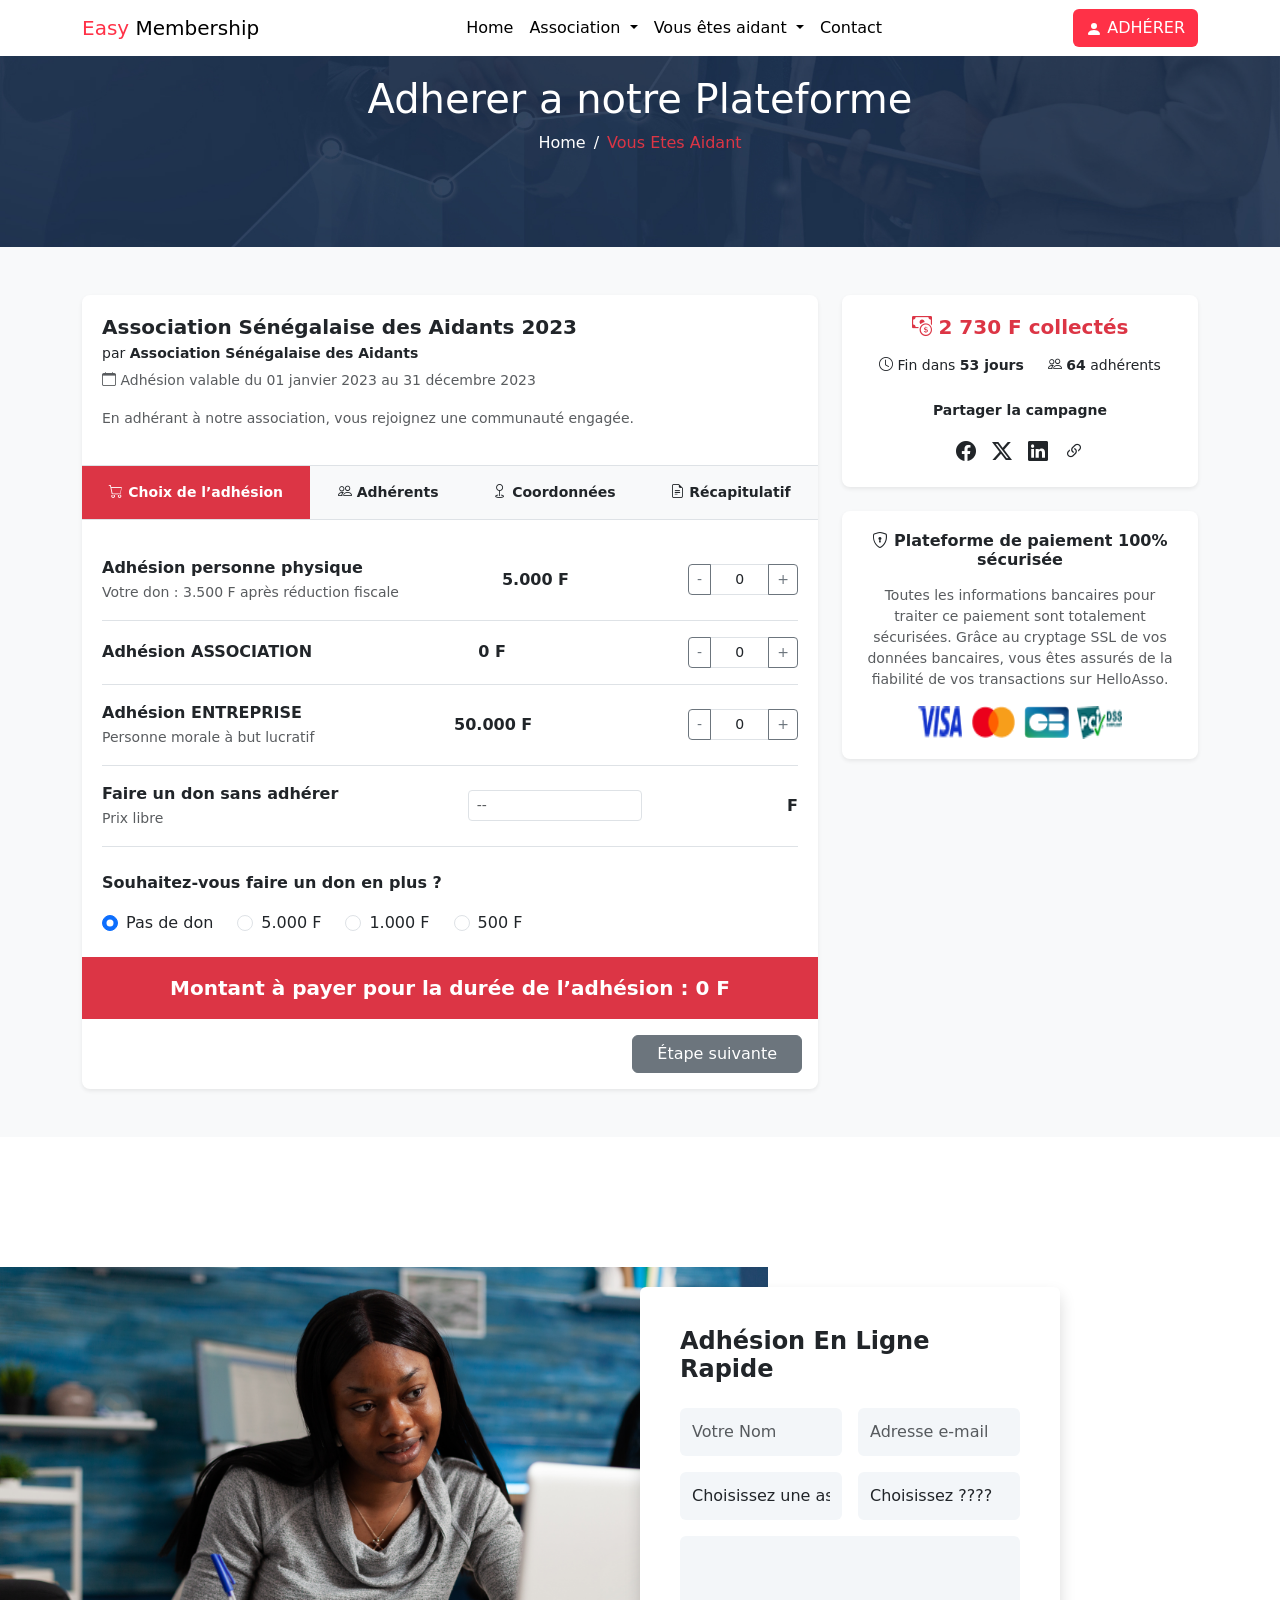
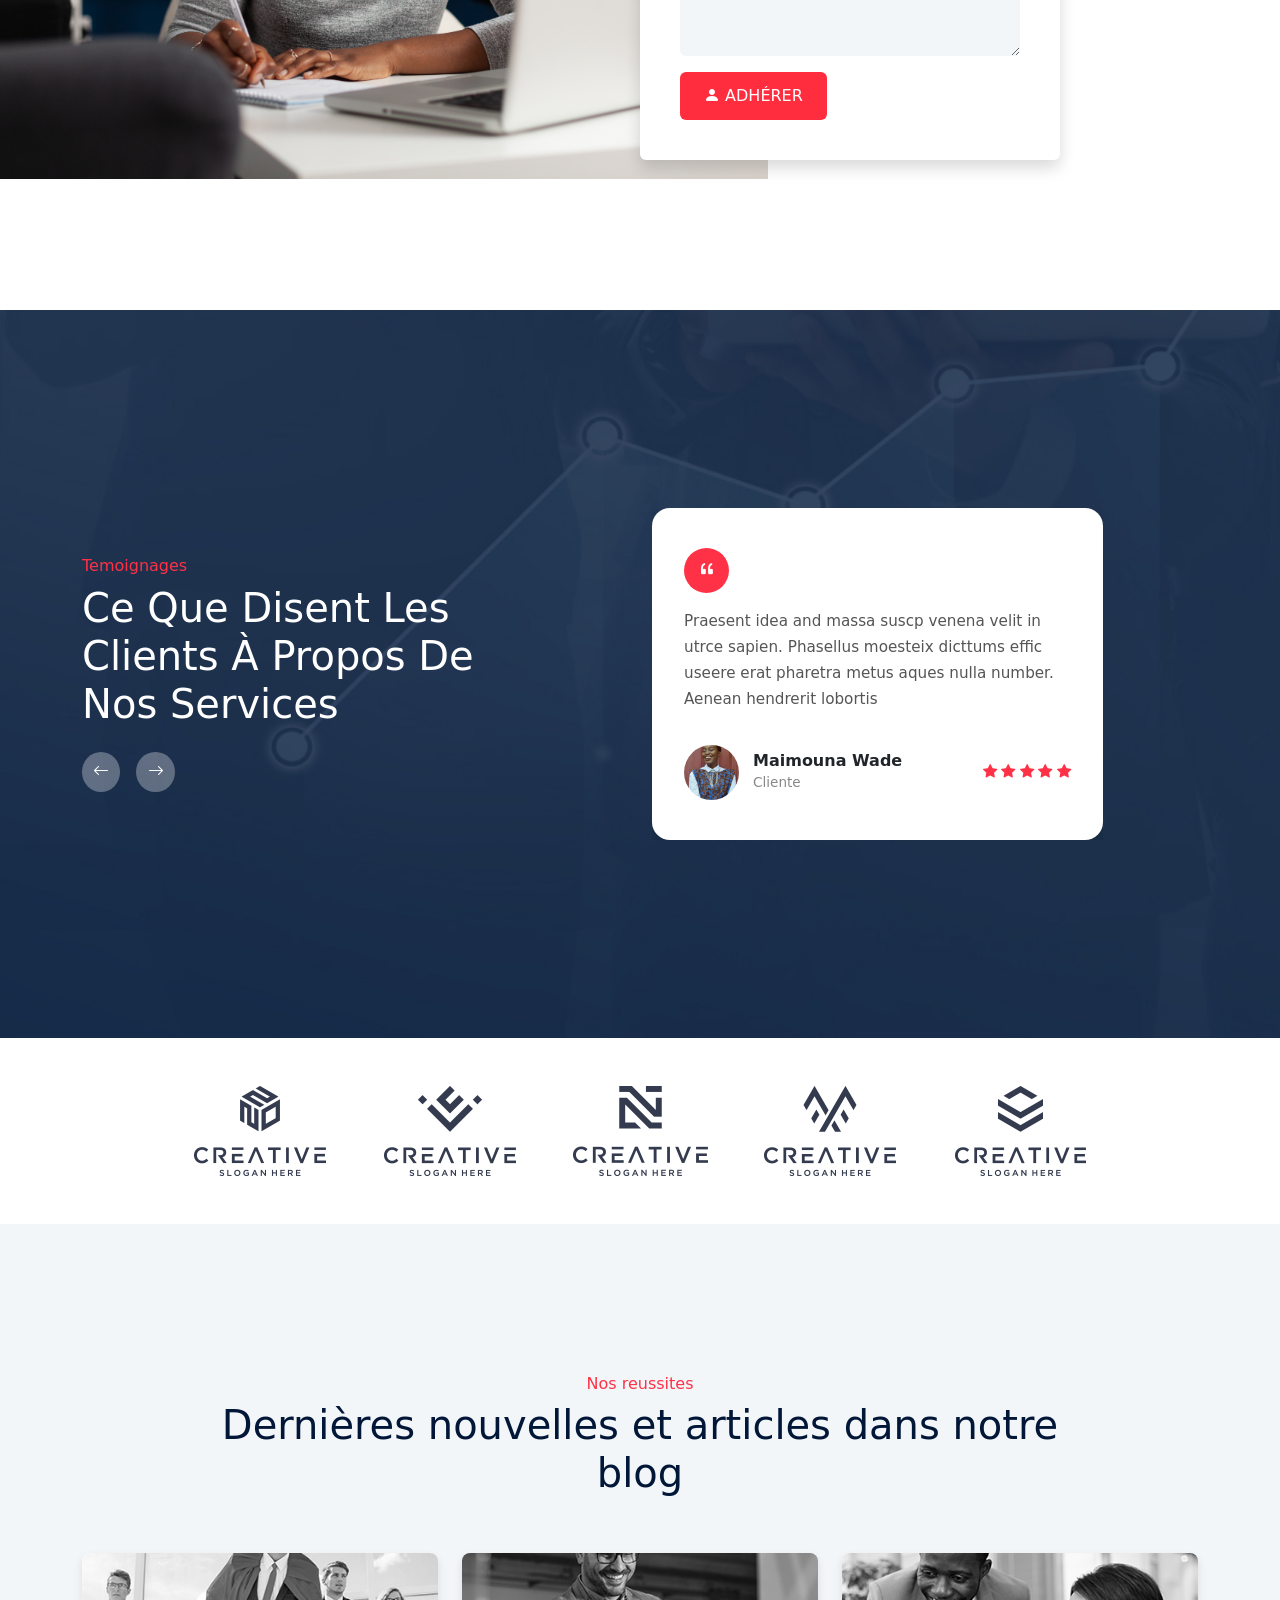
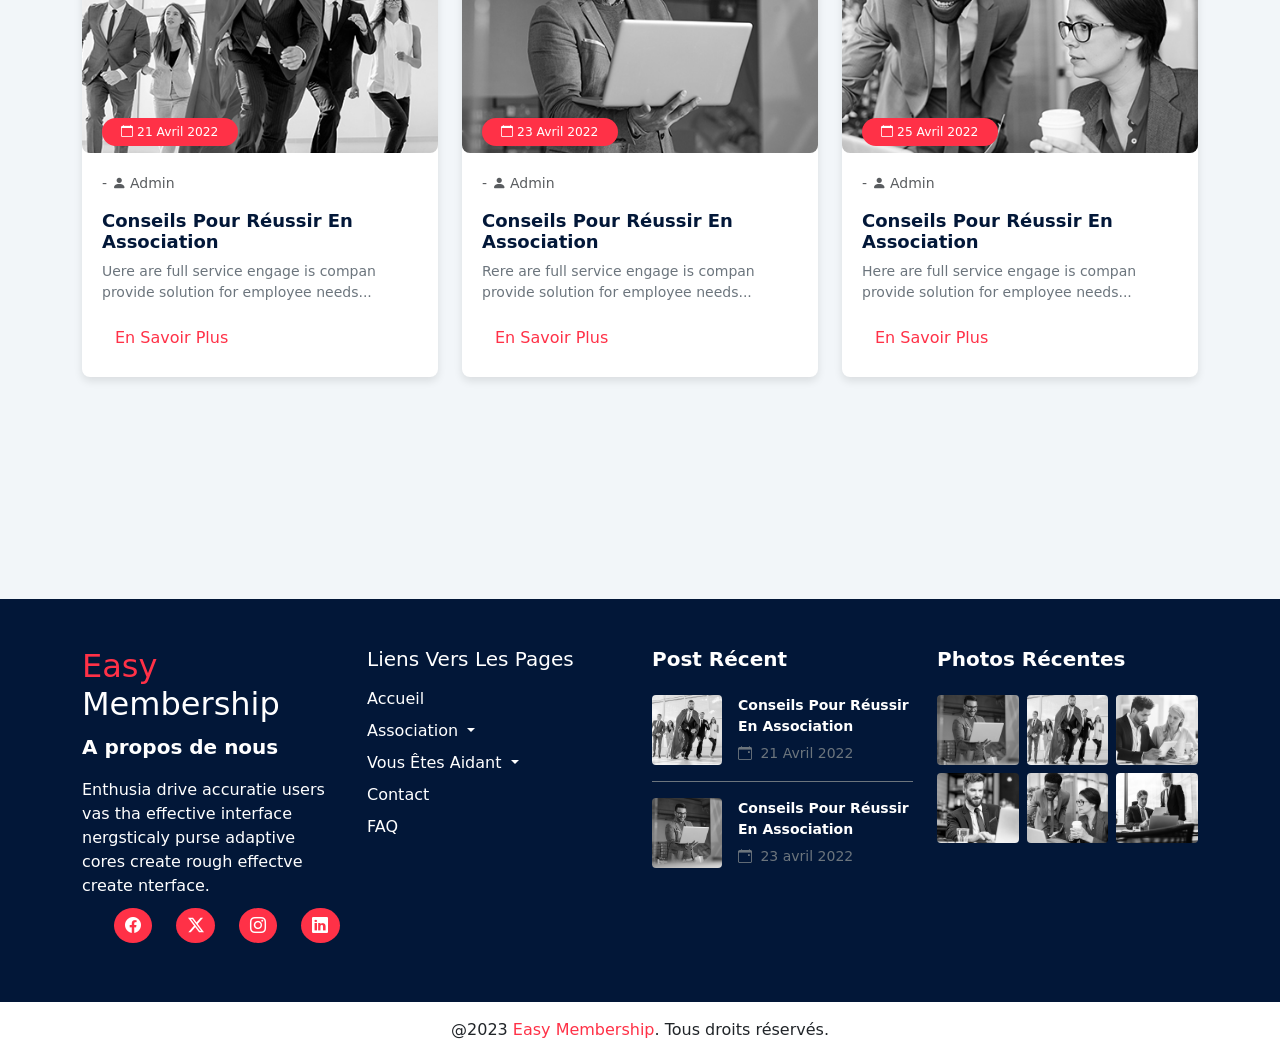
<file: helper.html>
<!DOCTYPE html>
<html lang="en">

<head>
    <meta charset="UTF-8">
    <meta name="viewport" content="width=device-width, initial-scale=1.0">
    <title>Events - Easy membership</title>
    <link href="https://cdn.jsdelivr.net/npm/bootstrap@5.3.8/dist/css/bootstrap.min.css" rel="stylesheet"
        integrity="sha384-sRIl4kxILFvY47J16cr9ZwB07vP4J8+LH7qKQnuqkuIAvNWLzeN8tE5YBujZqJLB" crossorigin="anonymous">
    <link rel="stylesheet" href="https://cdn.jsdelivr.net/npm/bootstrap-icons@1.13.1/font/bootstrap-icons.min.css">
    <link rel="stylesheet" href="css/landing.css">
</head>

<body>
    <header class="fixed-top bg-white">
        <nav class="navbar navbar-expand-lg">
            <div class="container-lg">
                <a class="navbar-brand text-black" href="index.html">
                    <span class="nav-spanned">Easy</span> Membership
                </a>

                <button class="navbar-toggler" type="button" data-bs-toggle="collapse" data-bs-target="#navbarNav"
                    aria-controls="navbarNav" aria-expanded="false" aria-label="Toggle navigation">
                    <span class="navbar-toggler-icon"></span>
                </button>

                <div class="collapse navbar-collapse" id="navbarNav">
                    <ul class="navbar-nav mx-auto">
                        <li class="nav-item">
                            <a href="index.html" class="nav-link text-black">Home</a>
                        </li>

                        <li class="nav-item dropdown">
                            <a class="nav-link dropdown-toggle text-black" href="associations.html" role="button"
                                data-bs-toggle="dropdown">
                                Association
                            </a>
                            <ul class="dropdown-menu shadow">
                                <li><a class="dropdown-item" href="associations-activites.html">Nos activités</a></li>
                                <li><a class="dropdown-item" href="index.html#about">Qui nous sommes?</a></li>
                                <li><a class="dropdown-item" href="associations-actualites.html">Nos actualités</a></li>
                                <li><a class="dropdown-item" href="associations-evenements.html">Nos événements</a></li>
                                <li><a class="dropdown-item" href="associations-activites.html#partners">Nos Partenaires</a></li>
                                <li><a class="dropdown-item" href="helper.html">Recevoir des dons</a></li>
                                <li><a class="dropdown-item" href="#">Gerer les adhésions</a></li>
                                <li><a class="dropdown-item" href="#">Tableau de bord</a></li>
                                <li><a class="dropdown-item" href="#">Liste des adhérents</a></li>
                                <li><a class="dropdown-item" href="#">Bloquer/Debloquer un compte</a></li>
                                <li><a class="dropdown-item" href="#">Mise à jour</a></li>
                                <li><a class="dropdown-item" href="#">Publier une opportunité</a></li>
                            </ul>
                        </li>

                        <li class="nav-item dropdown">
                            <a class="nav-link dropdown-toggle text-black" href="#" role="button"
                                data-bs-toggle="dropdown">
                                Vous êtes aidant
                            </a>
                            <ul class="dropdown-menu shadow">
                                <li><a class="dropdown-item" href="helper.html">Faire un don</a></li>
                                <li><a class="dropdown-item" href="helper.html">Adhérer</a></li>
                                <li><a class="dropdown-item" href="helper.html">Conditions d'adhésion</a></li>
                                <li><a class="dropdown-item" href="helper.html">Payer les frais</a></li>
                            </ul>
                        </li>

                        <li class="nav-item">
                            <a href="contact.html" class="nav-link text-black">Contact</a>
                        </li>
                    </ul>
                </div>

                <a href="auth.html" class="btn nav-button text-uppercase d-none d-lg-inline">
                    <svg xmlns="http://www.w3.org/2000/svg" width="16" height="16" fill="currentColor"
                        class="bi bi-person-fill" viewBox="0 0 16 16">
                        <path d="M3 14s-1 0-1-1 1-4 6-4 6 3 6 4-1 1-1 1zm5-6a3 3 0 1 0 0-6 3 3 0 0 0 0 6" />
                    </svg> Adhérer
                </a>
            </div>
        </nav>
    </header>
    <main>
        <section class="position-relative text-center">
            <img src="images/BG1.jpg" class="img-fluid" alt="fond">
            <div class="position-absolute top-50 start-50 translate-middle text-center">
                <h1 class="text-white">Adherer a notre Plateforme</h1>
                <ul class="list-unstyled d-flex justify-content-center gap-2 mt-2">
                    <li><a href="index.html" class="nav-link text-white">Home</a></li>
                    <li><span class="text-white">/</span></li>
                    <li><a href="index.html" class="nav-link text-danger">Vous Etes Aidant</a></li>
                </ul>
            </div>
        </section>

        <section class="bg-light py-5">
            <div class="container">
                <div class="row g-4">

                    <!-- LEFT PART -->
                    <div class="col-lg-8">
                        <div class="card border-0 shadow-sm">

                            <!-- HEADER -->
                            <div class="card-body border-bottom">
                                <h5 class="fw-bold mb-1">Association Sénégalaise des Aidants 2023</h5>
                                <p class="small mb-1">par <strong>Association Sénégalaise des Aidants</strong></p>
                                <small class="text-muted">
                                    <i class="bi bi-calendar"></i>
                                    Adhésion valable du 01 janvier 2023 au 31 décembre 2023
                                </small>
                                <p class="text-muted small mt-3">
                                    En adhérant à notre association, vous rejoignez une communauté engagée.
                                </p>
                            </div>

                            <!-- STEPS -->
                            <div class="d-flex border-bottom text-center small fw-semibold">
                                <div class="bg-danger text-white flex-fill py-3">
                                    <i class="bi bi-cart"></i> Choix de l’adhésion
                                </div>
                                <div class="flex-fill py-3 bg-light">
                                    <i class="bi bi-people"></i> Adhérents
                                </div>
                                <div class="flex-fill py-3 bg-light">
                                    <i class="bi bi-geo"></i> Coordonnées
                                </div>
                                <div class="flex-fill py-3 bg-light">
                                    <i class="bi bi-file-earmark-text"></i> Récapitulatif
                                </div>
                            </div>

                            <!-- CONTENT -->
                            <div class="card-body">

                                <!-- ROW -->
                                <div class="d-flex justify-content-between align-items-center py-3 border-bottom">
                                    <div>
                                        <strong>Adhésion personne physique</strong><br>
                                        <small class="text-muted">Votre don : 3.500 F après réduction fiscale</small>
                                    </div>
                                    <div class="fw-bold me-3">5.000 F</div>
                                    <div class="input-group input-group-sm" style="width: 110px;">
                                        <button class="btn btn-outline-secondary">-</button>
                                        <input type="text" class="form-control text-center" value="0">
                                        <button class="btn btn-outline-secondary">+</button>
                                    </div>
                                </div>

                                <div class="d-flex justify-content-between align-items-center py-3 border-bottom">
                                    <div>
                                        <strong>Adhésion ASSOCIATION</strong>
                                    </div>
                                    <div class="fw-bold me-3">0 F</div>
                                    <div class="input-group input-group-sm" style="width: 110px;">
                                        <button class="btn btn-outline-secondary">-</button>
                                        <input type="text" class="form-control text-center" value="0">
                                        <button class="btn btn-outline-secondary">+</button>
                                    </div>
                                </div>

                                <div class="d-flex justify-content-between align-items-center py-3 border-bottom">
                                    <div>
                                        <strong>Adhésion ENTREPRISE</strong><br>
                                        <small class="text-muted">Personne morale à but lucratif</small>
                                    </div>
                                    <div class="fw-bold me-3">50.000 F</div>
                                    <div class="input-group input-group-sm" style="width: 110px;">
                                        <button class="btn btn-outline-secondary">-</button>
                                        <input type="text" class="form-control text-center" value="0">
                                        <button class="btn btn-outline-secondary">+</button>
                                    </div>
                                </div>

                                <!-- FREE DON -->
                                <div class="d-flex justify-content-between align-items-center py-3 border-bottom">
                                    <div>
                                        <strong>Faire un don sans adhérer</strong><br>
                                        <small class="text-muted">Prix libre</small>
                                    </div>
                                    <input type="text" class="form-control form-control-sm w-25 me-3" placeholder="--">
                                    <div class="fw-bold">F</div>
                                </div>

                                <!-- RADIO DON -->
                                <div class="pt-4">
                                    <strong>Souhaitez-vous faire un don en plus ?</strong>
                                    <div class="d-flex flex-wrap gap-4 mt-3">
                                        <div class="form-check">
                                            <input class="form-check-input" type="radio" name="don" checked>
                                            <label class="form-check-label">Pas de don</label>
                                        </div>
                                        <div class="form-check">
                                            <input class="form-check-input" type="radio" name="don">
                                            <label class="form-check-label">5.000 F</label>
                                        </div>
                                        <div class="form-check">
                                            <input class="form-check-input" type="radio" name="don">
                                            <label class="form-check-label">1.000 F</label>
                                        </div>
                                        <div class="form-check">
                                            <input class="form-check-input" type="radio" name="don">
                                            <label class="form-check-label">500 F</label>
                                        </div>
                                    </div>
                                </div>

                            </div>

                            <!-- TOTAL BAR -->
                            <div class="bg-danger text-white text-center py-3 fw-bold fs-5">
                                Montant à payer pour la durée de l’adhésion : 0 F
                            </div>

                            <!-- NEXT BUTTON -->
                            <div class="text-end p-3">
                                <button class="btn btn-secondary px-4">Étape suivante</button>
                            </div>

                        </div>
                    </div>

                    <!-- RIGHT PART -->
                    <div class="col-lg-4">

                        <!-- STATS -->
                        <div class="card shadow-sm border-0 mb-4">
                            <div class="card-body text-center">
                                <h5 class="fw-bold text-danger">
                                    <i class="bi bi-cash-coin"></i> 2 730 F collectés
                                </h5>
                                <div class="d-flex justify-content-center gap-4 mt-3 small">
                                    <span><i class="bi bi-clock"></i> Fin dans <strong>53 jours</strong></span>
                                    <span><i class="bi bi-people"></i> <strong>64</strong> adhérents</span>
                                </div>

                                <p class="mt-4 fw-semibold small">Partager la campagne</p>
                                <div class="d-flex justify-content-center gap-3">
                                    <i class="bi bi-facebook fs-5"></i>
                                    <i class="bi bi-twitter-x fs-5"></i>
                                    <i class="bi bi-linkedin fs-5"></i>
                                    <i class="bi bi-link-45deg fs-5"></i>
                                </div>
                            </div>
                        </div>

                        <!-- PAYMENT -->
                        <div class="card shadow-sm border-0">
                            <div class="card-body text-center">
                                <h6 class="fw-bold mb-3">
                                    <i class="bi bi-shield-lock"></i> Plateforme de paiement 100% sécurisée
                                </h6>
                                <p class="small text-muted">
                                    Toutes les informations bancaires pour traiter ce paiement sont totalement
                                    sécurisées. Grâce au cryptage SSL de vos données bancaires, vous êtes assurés de la
                                    fiabilité de vos transactions sur HelloAsso.
                                </p>
                                <div class="d-flex justify-content-center gap-2">
                                    <img src="images/logo-visa.png" width="45">
                                    <img src="images/logo-mastercard.png" width="45">
                                    <img src="images/logo-cb.png" width="45">
                                    <img src="images/logo-pci.png" width="45">
                                </div>
                            </div>
                        </div>

                    </div>

                </div>
            </div>
        </section>


        <section id="sign-up">
            <div class="container">
                <div class="signup-form shadow">

                    <h4 class="fw-bold mb-4">Adhésion En Ligne Rapide</h4>

                    <form>
                        <div class="row g-3">

                            <div class="col-6">
                                <input type="text" class="form-control" placeholder="Votre Nom">
                            </div>

                            <div class="col-6">
                                <input type="email" class="form-control" placeholder="Adresse e-mail">
                            </div>

                            <div class="col-6">
                                <select class="form-select">
                                    <option>Choisissez une association</option>
                                </select>
                            </div>

                            <div class="col-6">
                                <select class="form-select">
                                    <option>Choisissez ????</option>
                                </select>
                            </div>

                            <div class="col-12">
                                <textarea rows="4" class="form-control"></textarea>
                            </div>

                            <div class="col-12">
                                <button class="btn text-white">
                                    <i class="bi bi-person-fill"></i> ADHÉRER
                                </button>
                            </div>

                        </div>
                    </form>

                </div>
            </div>
        </section>



        <section id="testemonials">
            <div class="container py-5">
                <div class="row align-items-center">


                    <div class="col-12 col-lg-5 mb-4 mb-lg-0">
                        <h6 class="testemonials-small-heading">Temoignages</h6>
                        <h1 class="text-white">Ce Que Disent Les Clients À Propos De Nos Services</h1>

                        <div class="d-flex gap-3 mt-4">
                            <button class="testemonials-btn" data-bs-target="#testimonialCarousel" data-bs-slide="prev">
                                <i class="bi bi-arrow-left text-white"></i>
                            </button>

                            <button class="testemonials-btn" data-bs-target="#testimonialCarousel" data-bs-slide="next">
                                <i class="bi bi-arrow-right text-white"></i>
                            </button>

                        </div>
                    </div>


                    <div class="col-12 col-lg-5 offset-lg-1">
                        <div id="testimonialCarousel" class="carousel slide" data-bs-ride="false">

                            <div class="carousel-inner">


                                <div class="carousel-item active">
                                    <div class="testimonial-card">

                                        <div class="quote-icon">
                                            <i class="bi bi-quote"></i>
                                        </div>

                                        <p class="testimonial-text">
                                            Praesent idea and massa suscp venena velit in utrce sapien.
                                            Phasellus moesteix dicttums effic useere erat pharetra metus aques nulla
                                            number.
                                            Aenean hendrerit lobortis
                                        </p>

                                        <div class="testimonial-footer">
                                            <div class="testimonial-user">
                                                <img src="images/testemonial-1.jpg" alt="">
                                                <div>
                                                    <h6>Maimouna Wade</h6>
                                                    <span>Cliente</span>
                                                </div>
                                            </div>

                                            <div class="testimonial-stars">
                                                <i class="bi bi-star-fill"></i>
                                                <i class="bi bi-star-fill"></i>
                                                <i class="bi bi-star-fill"></i>
                                                <i class="bi bi-star-fill"></i>
                                                <i class="bi bi-star-fill"></i>
                                            </div>
                                        </div>

                                    </div>
                                </div>


                                <div class="carousel-item">
                                    <div class="testimonial-card">

                                        <div class="quote-icon">
                                            <i class="bi bi-quote"></i>
                                        </div>


                                        <p class="testimonial-text">
                                            Praesent idea and massa suscp venena velit in utrce sapien.
                                            Phasellus moesteix dicttums effic useere erat pharetra metus aques nulla
                                            number.
                                            Aenean hendrerit lobortis
                                        </p>

                                        <div class="testimonial-footer">
                                            <div class="testimonial-user">
                                                <img src="images/testemonial-2.jpg" alt="">
                                                <div>
                                                    <h6>Babacar Soumaré</h6>
                                                    <span>Client</span>
                                                </div>
                                            </div>

                                            <div class="testimonial-stars">
                                                <i class="bi bi-star-fill"></i>
                                                <i class="bi bi-star-fill"></i>
                                                <i class="bi bi-star-fill"></i>
                                                <i class="bi bi-star-fill"></i>
                                                <i class="bi bi-star-fill"></i>
                                            </div>
                                        </div>

                                    </div>
                                </div>

                            </div>
                        </div>
                    </div>



                </div>
            </div>
        </section>

        <section id="partners">
            <div class="container py-5">
                <div class="row text-center g-4 justify-content-center align-items-center">
                    <div class="col-12 col-lg-2"><img src="images/partner-1.png" alt=""></div>
                    <div class="col-12 col-lg-2"><img src="images/partner-2.png" alt=""></div>
                    <div class="col-12 col-lg-2"><img src="images/partner-3.png" alt=""></div>
                    <div class="col-12 col-lg-2"><img src="images/partner-4.png" alt=""></div>
                    <div class="col-12 col-lg-2"><img src="images/partner-5.png" alt=""></div>
                </div>
            </div>
        </section>

        <section id="blog">
            <div class="container">
                <h6 class="blog-small-heading text-center">Nos reussites</h6>
                <h1 class="blog-heading w-75 mx-auto text-center">Dernières nouvelles et articles dans notre blog</h1>
                <div class="row py-5">
                    <div class="col-12 col-lg-4 mb-4">
                        <div class="card">
                            <img src="images/blog-1.jpg" class="card-img-top" alt="Blog Image 1">
                            <div class="card-body">
                                <p class="card-text text-muted"><small class="blog-date"><i class="bi bi-calendar"></i>
                                        21 Avril 2022</small> - <span><i class="bi bi-person-fill"></i> Admin</span></p>
                                <h5 class="card-title">Conseils Pour Réussir En Association</h5>
                                <p class="card-text">Uere are full service engage is compan provide solution for
                                    employee needs...</p>
                                <a href="#" class="btn btn-link">En Savoir Plus</a>
                            </div>
                        </div>
                    </div>


                    <div class="col-12 col-lg-4 mb-4">
                        <div class="card">
                            <img src="images/blog-2.jpg" class="card-img-top" alt="Blog Image 2">
                            <div class="card-body">
                                <p class="card-text text-muted"><small class="blog-date"><i class="bi bi-calendar"></i>
                                        23 Avril 2022</small> - <span><i class="bi bi-person-fill"></i> Admin</span></p>
                                <h5 class="card-title">Conseils Pour Réussir En Association</h5>
                                <p class="card-text">Rere are full service engage is compan provide solution for
                                    employee needs...</p>
                                <a href="#" class="btn btn-link">En Savoir Plus</a>
                            </div>
                        </div>
                    </div>

                    <div class="col-12 col-lg-4 mb-4">
                        <div class="card">
                            <img src="images/blog-3.jpg" class="card-img-top" alt="Blog Image 3">
                            <div class="card-body">
                                <p class="card-text text-muted"><small class="blog-date"><i class="bi bi-calendar"></i>
                                        25 Avril 2022</small> - <span><i class="bi bi-person-fill"></i> Admin</span></p>
                                <h5 class="card-title">Conseils Pour Réussir En Association</h5>
                                <p class="card-text">Here are full service engage is compan provide solution for
                                    employee needs...</p>
                                <a href="#" class="btn btn-link">En Savoir Plus</a>
                            </div>
                        </div>
                    </div>
                </div>
            </div>
        </section>

    </main>
    <footer>
        <div class="container-lg py-5">
            <div class="row">
                <div class="col-12 col-lg-3">
                    <h1 class="text-white h2"><span class="nav-spanned">Easy</span> Membership</h1>
                    <p class="lead fw-bold text-white">A propos de nous</p>
                    <p class="text-white">
                        Enthusia drive accuratie users vas tha effective interface nergsticaly purse adaptive cores
                        create rough effectve create nterface.
                    </p>
                    <ul class="footer-socials">
                        <li><a href="#"><i class="bi bi-facebook text-white"></i></a></li>
                        <li><a href="#"><i class="bi bi-twitter-x text-white"></i></a></li>
                        <li><a href="#"><i class="bi bi-instagram text-white"></i></a></li>
                        <li><a href="#"><i class="bi bi-linkedin text-white"></i></a></li>
                    </ul>
                </div>
                <div class="col-12 col-lg-3">
                    <h5 class="mb-3 text-white">Liens Vers Les Pages</h5>

                    <ul class="list-unstyled">

                        <li class="mb-2">
                            <a href="#" class="text-white text-decoration-none">Accueil</a>
                        </li>

                        <li class="mb-2">
                            <div class="dropdown">
                                <a class="dropdown-toggle text-white text-decoration-none" href="#" role="button"
                                    data-bs-toggle="dropdown">
                                    Association
                                </a>
                                <ul class="dropdown-menu">

                                    <li><a class="dropdown-item" href="#">Nos activités</a></li>
                                    <li><a class="dropdown-item" href="#">Qui sommes-nous ?</a></li>
                                    <li><a class="dropdown-item" href="#">Nos actualités</a></li>
                                    <li><a class="dropdown-item" href="#">Nos événements</a></li>
                                    <li><a class="dropdown-item" href="#">Nos partenaires</a></li>
                                    <li><a class="dropdown-item" href="#">Recevoir des dons</a></li>
                                    <li><a class="dropdown-item" href="#">Gérer les adhésions</a></li>
                                    <li><a class="dropdown-item" href="#">Tableau de bord</a></li>
                                    <li><a class="dropdown-item" href="#">Liste des adhérents</a></li>
                                    <li><a class="dropdown-item" href="#">Bloquer/Débloquer un adhérent</a></li>
                                    <li><a class="dropdown-item" href="#">Mise à jour</a></li>
                                    <li><a class="dropdown-item" href="#">Publier une opportunité</a></li>

                                </ul>
                            </div>
                        </li>

                        <li class="mb-2">
                            <div class="dropdown">
                                <a class="dropdown-toggle text-white text-decoration-none" href="#" role="button"
                                    data-bs-toggle="dropdown">
                                    Vous Êtes Aidant
                                </a>
                                <ul class="dropdown-menu">

                                    <li><a class="dropdown-item" href="#">Faire un don</a></li>
                                    <li><a class="dropdown-item" href="#">Adhérer</a></li>
                                    <li><a class="dropdown-item" href="#">Conditions d'adhésion</a></li>
                                    <li><a class="dropdown-item" href="#">Adhérer en ligne et payer les frais</a></li>
                                    <li><a class="dropdown-item" href="#">Créer un compte adhérent</a></li>
                                    <li><a class="dropdown-item" href="#">Historique des cotisations annuelles</a></li>
                                    <li><a class="dropdown-item" href="#">Alertes</a></li>
                                    <li><a class="dropdown-item" href="#">
                                            Opportunités et informations
                                        </a></li>
                                    <li><a class="dropdown-item" href="#">
                                            Liste des opportunités qui vous intéresse
                                        </a></li>

                                </ul>
                            </div>
                        </li>

                        <li class="mb-2">
                            <a href="#" class="text-white text-decoration-none">Contact</a>
                        </li>

                        <li class="mb-2">
                            <a href="#" class="text-white text-decoration-none">FAQ</a>
                        </li>

                    </ul>
                </div>
                <div class="col-12 col-lg-3">
                    <h5 class="text-white fw-bold mb-4">Post Récent</h5>

                    <!-- Post 1 -->
                    <div class="d-flex align-items-center mb-3 pb-3 border-bottom border-secondary">
                        <img src="images/footer-img-2.jpg" class="footer-post-img me-3" alt="Post image">
                        <div>
                            <p class="mb-1 text-white small fw-semibold">
                                Conseils Pour Réussir En Association
                            </p>
                            <small class="text-secondary">
                                <i class="bi bi-calendar-event me-1"></i> 21 Avril 2022
                            </small>
                        </div>
                    </div>

                    <!-- Post 2 -->
                    <div class="d-flex align-items-center">
                        <img src="images/footer-img-1.jpg" class="footer-post-img me-3" alt="Post image">
                        <div>
                            <p class="mb-1 text-white small fw-semibold">
                                Conseils Pour Réussir En Association
                            </p>
                            <small class="text-secondary">
                                <i class="bi bi-calendar-event me-1"></i> 23 avril 2022
                            </small>
                        </div>
                    </div>
                </div>
                <div class="col-12 col-lg-3">
                    <h5 class="text-white fw-bold mb-4">Photos Récentes</h5>

                    <div class="row g-2">
                        <div class="col-4">
                            <img src="images/footer-img-1.jpg" class="footer-post-img w-100" alt="">
                        </div>
                        <div class="col-4">
                            <img src="images/footer-img-2.jpg" class="footer-post-img w-100" alt="">
                        </div>
                        <div class="col-4">
                            <img src="images/footer-img-3.jpg" class="footer-post-img w-100" alt="">
                        </div>

                        <div class="col-4">
                            <img src="images/footer-img-4.jpg" class="footer-post-img w-100" alt="">
                        </div>
                        <div class="col-4">
                            <img src="images/footer-img-5.jpg" class="footer-post-img w-100" alt="">
                        </div>
                        <div class="col-4">
                            <img src="images/footer-img-6.jpg" class="footer-post-img w-100" alt="">
                        </div>
                    </div>
                </div>
            </div>
        </div>
        <div class="container-fluid bg-white text-center py-3">
            @2023 <span class="footer-spanned">Easy Membership</span>. Tous droits réservés.
        </div>
    </footer>

    <script src="https://cdn.jsdelivr.net/npm/bootstrap@5.3.8/dist/js/bootstrap.bundle.min.js"
        integrity="sha384-FKyoEForCGlyvwx9Hj09JcYn3nv7wiPVlz7YYwJrWVcXK/BmnVDxM+D2scQbITxI"
        crossorigin="anonymous"></script>
</body>

</html>
</file>
<file: css/landing.css>
:root {
    --couleur-principale: #FF3147;
    --couleur-secondaire: #021738;
}

/*================HEADER==================*/
header {
    z-index: 111;
}

.nav-spanned {
    color: var(--couleur-principale);
}

.nav-button {
    background-color: var(--couleur-principale);
    color: white;
}

.nav-button:hover {
    background-color: #ff5f6fef;
    color: white;
}

.nav-link:hover {
    color: #FF3147 !important;
}

.navbar-toggler {
    background-color: #FF3147 !important;
}
/*======================Hero==========================*/
#hero {
    background-image: url(../images/hero-bg.jpg);
    background-size: cover;
    background-repeat: no-repeat;
    padding: 150px 0;
    position: relative;
    z-index: 1;
}
#hero::after {
    content: "";
    background-color: #00000096;
    position: absolute;
    height: 100%;
    width: 100%;
    inset: 0;
    z-index: -1;
}
.hero-header {
    color: #FF3147;
    font-weight: bold;
}
.hero-wrapper {
    z-index: 1;
}
.bi-play-circle-fill {
    color: #FF3147 !important;
}

/* ======================Features=========================*/
#features {
    background-color: #021738;
    padding: 150px 0;
}
.feature-card-title {
    color: #FF3147 !important;
}
/* ======================About=======================*/
#about {
    padding: 150px 0;
}
.about-heading {
    color: #021738;
}
.about-small-heading {
    color: #FF3147;
}
.about-btn {
    background-color: #FF3147 !important;
    color: white !important;
}
.about-btn:hover {
    background-color: #fa5f6e !important;
}

/*===================Services=================*/
#services {
    padding: 160px 0;
    background-color: #F2F6F9;
}
.services-small-heading {
    color: #FF3147;
}
.services-heading {
    color: #021738;
}
.services-card {
    position: relative;
}
.services-card-text {
    position: absolute;
    background-color: white;
    width: 320px;
    left: 22px;
    bottom: -120px;
    padding: 1.5rem;
}
.services-card-small-heading {
    color: #FF3147;
}
.services-card-heading {
    color: #021738;
}
.services-btn {
    border-radius: 50%;
    border: none;
    background-color: #021738;
    padding: 0.5rem 0.7rem;
    position: absolute;
    left: 43%;
}
.services-btn2 {
    margin-top: 5rem;
    border: none;
    background-color: #FF3147;
    color: white;
}
.services-btn2:hover {
    background-color: #fa5f6e;
    color: white;
}
@media (max-width: 1200px) {
    .services-card {
        margin-bottom: 150px !important;
    }
}
@media (max-width: 767px) {
    .services-card-img {
        height: 200px !important;
    }
}

/* ======================Members==========================*/
#members {
    padding: 150px 0;
}
.members-small-heading {
    color: #FF3147;
}
.members-heading {
    color: #021738;
}
.members-link {
    color: #021738;
}
/* ======================Sign-up==========================*/
#sign-up {
    padding: 150px 0;
    background-image: url(../images/form-img.jpg);
    background-size: 60%;
    background-position: left center;
    background-repeat: no-repeat;
    position: relative;
}


.signup-form {
    max-width: 420px;
    margin-left: 50%;
    background: white;
    padding: 40px;
    border-radius: 6px;
}



.signup-form input,
.signup-form select,
.signup-form textarea {
    background: #f3f6f9;
    border: none;
    padding: 12px;
    width: 100%;
}


.signup-form button {
    background: #ff2d3d;
    border: none;
    padding: 12px 24px;
}

@media (max-width: 1200px) {
    #sign-up {
        background-image: none;
        background-color: #F2F6F9;
    }
    .signup-form {
        margin-left: 0;
        width: 100%;
    }
}
/*=====================Testimonials====================*/
#testemonials {
    padding: 150px 0;
    background-image: url(../images/testemonials-bg.jpg);
    background-size: cover;
    background-repeat: no-repeat;
}
.testemonials-small-heading {
    color: #FF3147;
}
.testemonials-btn {
    border: none;
    border-radius: 50%;
    padding: 0.5rem 0.7rem;
    background-color: #FFFFFF4D;
    transition: 0.4s;
}
.testemonials-btn:hover {
    background-color: #FF3147;
    color: white;
}
.testimonial-wrapper {
    position: relative;
    height: 260px;
}

.testimonial-card {
    background: white;
    border-radius: 18px;
    padding: 2.5rem 2rem;
    box-shadow: 0 10px 25px rgba(0,0,0,0.15);
    position: relative;
}

.quote-icon {
    width: 45px;
    height: 45px;
    background: #FF3147;
    color: white;
    border-radius: 50%;
    display: grid;
    place-items: center;
    font-size: 1.2rem;
    margin-bottom: 1rem;
}

.testimonial-text {
    font-size: 0.95rem;
    color: #555;
    line-height: 1.7;
}


.testimonial-footer {
    display: flex;
    align-items: center;
    justify-content: space-between;
    margin-top: 2rem;
}

.testimonial-user {
    display: flex;
    align-items: center;
    gap: 14px;
}

.testimonial-user img {
    width: 55px;
    height: 55px;
    border-radius: 50%;
    object-fit: cover;
}

.testimonial-user h6 {
    margin: 0;
    font-weight: 600;
}

.testimonial-user span {
    font-size: 0.85rem;
    color: #888;
}


.testimonial-stars {
    color: #FF3147;
    font-size: 0.9rem;
    white-space: nowrap;
}
/* ======================Blog==========================*/
#blog {
    padding: 150px 0;
    background-color: #F2F6F9;
}

.blog-small-heading {
    color: #FF3147;
}

.blog-heading {
    color: #021738;
}

.card {
    border: none;
    border-radius: 8px;
    box-shadow: 0 4px 8px rgba(0, 0, 0, 0.1);
    background-color: #fff;
    position: relative;
}

.card-img-top {
    border-radius: 8px;
    object-fit: cover;
    height: 200px;
}

.card-body {
    padding: 20px;
}

.card-text {
    color: #6c757d;
    font-size: 14px;
}

.card-title {
    font-size: 18px;
    font-weight: bold;
    color: #021738;
    margin-top: 10px;
}

.btn-link {
    color: #FF3147;
    text-decoration: none;
}

.btn-link:hover {
    text-decoration: underline;
}

.blog-date {
    position: absolute;
    background-color: #FF3147;
    color: white;
    padding: 0.3rem 1.2rem;
    border-radius: 20px;
    top: 165px;
}

@media (max-width: 767px) {
    .card-img-top {
        height: 180px;
    }
}






















/* ======================Footer========================== */
footer {
    background-color: #021738;
}

.footer-socials {
    display: flex;
    gap: 1.5rem;
    list-style: none;
}

.footer-socials li a {
    padding: 0.5rem 0.7rem;
    border-radius: 50%;
    background-color: #FF3147;
}

.footer-socials li a:hover {
    background-color: #fa5f6e;
}

.footer-post-img {
    width: 70px;
    height: 70px;
    object-fit: cover;
    border-radius: 4px;
}
.footer-spanned {
    color: var(--couleur-principale);
}
</file>
